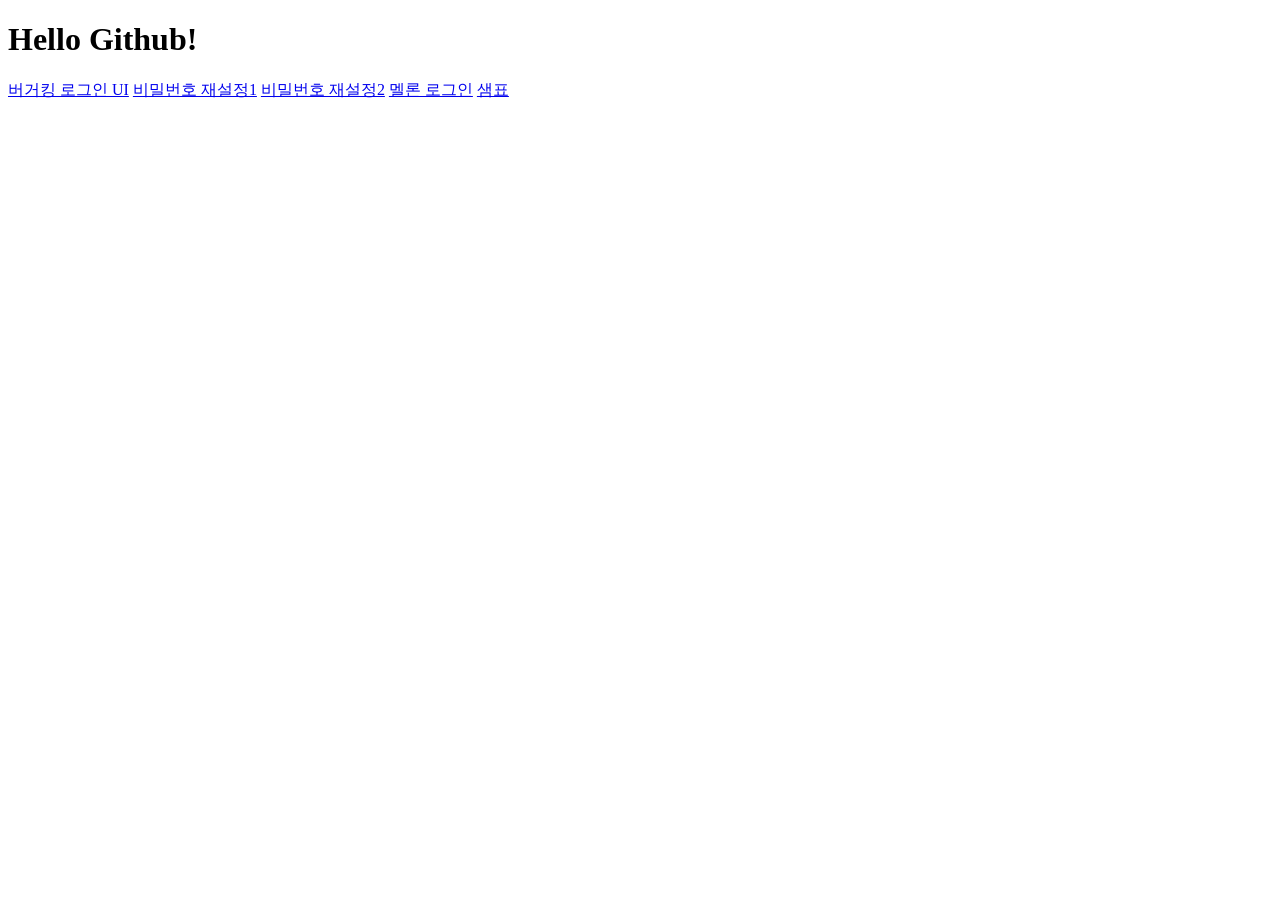
<file: index.html>
<!DOCTYPE html>
<html lang="en">
<head>
    <meta charset="UTF-8">
    <meta name="viewport" content="width=device-width, initial-scale=1.0">
    <title>hayun class</title>
</head>
<body>
    <h1>Hello Github!</h1>
    <a href="King/login.html">버거킹 로그인 UI</a>
    <a href="King/password_reset_1.html">비밀번호 재설정1</a>
    <a href="King/password_reset_2.html">비밀번호 재설정2</a>
    <a href="melon/login.html">멜론 로그인</a>
    <a href="sempio/index.html">샘표</a>
</body>
</html>
</file>
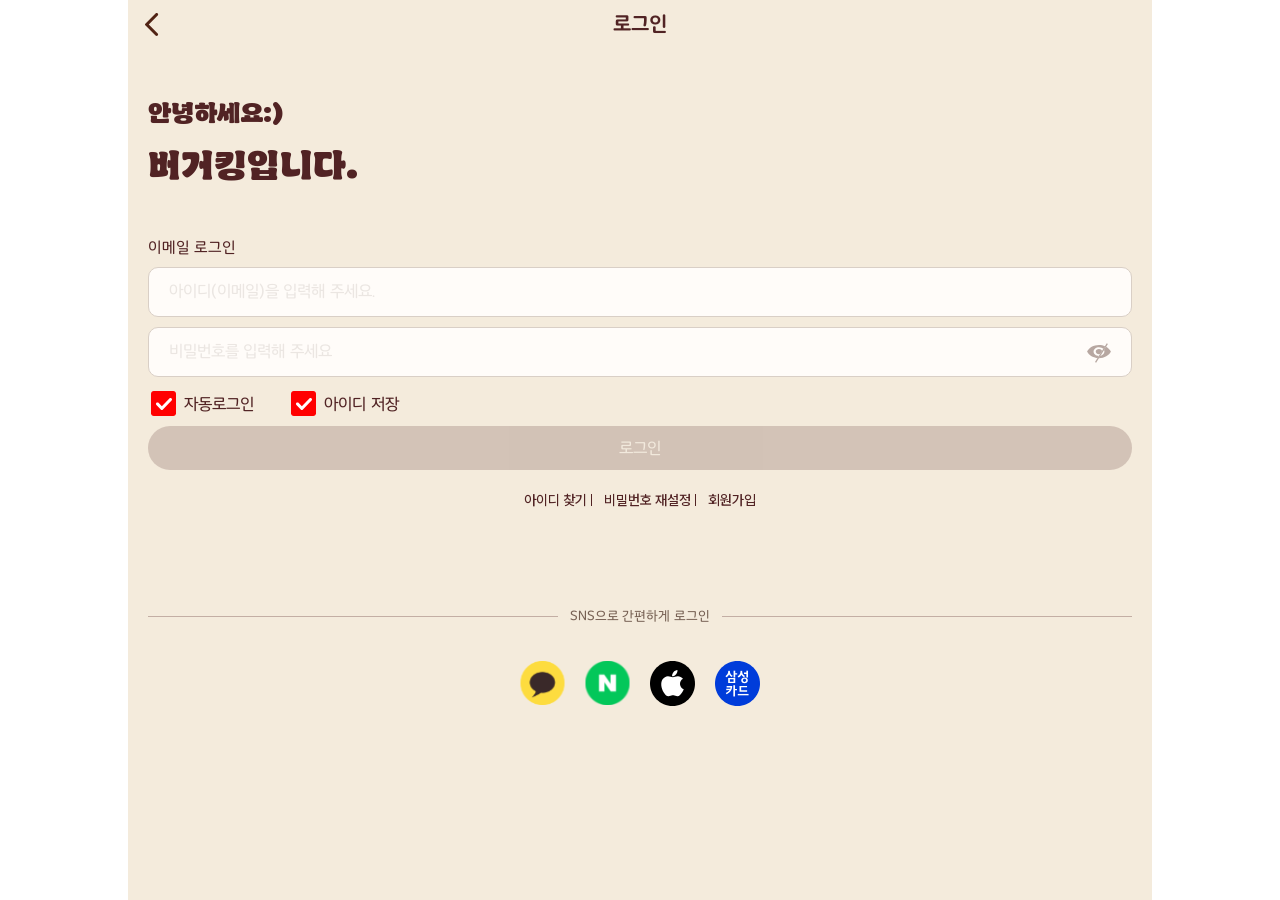
<file: King/login.html>
<!DOCTYPE html>
<html lang="en">
<head>
    <meta charset="UTF-8">
    <meta name="viewport" content="width=device-width, initial-scale=1.0">
    <link rel="stylesheet" href="../font/css/pretendardvariable.css">
    <link rel="stylesheet" href="../font/css/bkbulmatpro.css">
    <link rel="stylesheet" href="../font/css/sdgothicneo.css">
    <link rel="stylesheet" href="../css/default.css">
    <title>버거킹 로그인 화면</title>
    <style>
        :root {
            --font: "Sandoll GothicNeoRound", sans-serif;
            --font-pre: "Pretendard Variable", sans-serif;
            --font-BKR: "BKR", sans-serif;
            --primary: #512324;
            --focus: #D62302;
            --baseBorder: #D9CFC6;
            --inputBg: #FFFCF9;
            --errorColor: #C54743;
            --placeholder: #EBE6E2;
            --text: #766053;
            --bg: #F4EBDC;
            --button: #E9DDCD;
        }
        html {
            font-size: 62.5%;
        }
        /* 전체 텍스트 속성 */
        body {
            font-family: var(--font);
            font-size: 1.6rem;
            color: var(--primary);
        }
        a {
            color: inherit;
        }
        #wrap {
            width: 100%;
            max-width: 1024px;
            min-width: 360px;
            min-height: 100dvh;
            margin: 0 auto;
            background-color: var(--bg);
        }
        header {
            position: relative;
            display: flex;
            justify-content: center;
            align-items: center;
            /* 자식요소에 absolute가 적용 되어 위치값이 들어가는 순간 flex속성으로 적용 불가 */
            height: 48px;
        }
        .prev_btn {
            position: absolute;
            left: 0;
            width: 48px;
            height: 48px;
        /*    background-color: red;
            background-image: url(img/Arrow\ back\ ios\ new.svg);
            background-repeat: no-repeat;
            background-attachment: scroll;
            background-position: center;
            background-size: auto; */

            background: url(img/Arrow_back_ios_new.svg)
            no-repeat scroll center / auto;
        }
        h1 {
            font-size: 2.0rem;
        }
        main {
            /* background-color: orange; */
            padding: 48px 20px 90px;
        }
        .title {
            display: flex;
            flex-direction: column;
            gap: 16px;
            /* margin-top: 48px; */
            margin-bottom: 50px;
            font-family: var(--font-BKR);
        }
        .title span:first-child {
            font-size: 2.5rem;
        }
        .title > span:last-child {
            font-size: 3.5rem;
            line-height: 1;
        }
        input {
            border: 1px solid var(--baseBorder);
            background-color: var(--inputBg);
        }
        input::placeholder {
            color: var(--placeholder);
        }
        .email {
            font-size: 1.5rem;
            line-height: 1;
        }
        input[type="email"] {
            margin-top: 8px;
        }
        input[type="password"] {
            margin-top: 10px;
        }
        input[type="email"],
        input[type="password"] {
            /* input요소는 기본적으로 inline-block속성을 가짐 */
            width: 100%;
            height: 50px;
            padding: 0 20px;
            border-radius: 10px;
        }
        
        .input_box.rela {
            position: relative;    
        }
        .pw_btn {
            position: absolute;
            right: 20px;
            bottom: 12px;
            width: 26px;
            height: 26px;
            background: url(img/eye_icon.svg) no-repeat center / 26px;
        }

        input[type="checkbox"] {
            width: 30px;
            height: 30px;
            background-color: red;
        }
        
        .login_option label {
            /* label요소가 span요소를 정확히 감싸기 위해 적용 */
            display: inline-flex;
        }

        .login_option {
            margin-top: 12px;
        }

        .login_option label:first-child {
            margin-right: 30px;
        }

        .login_option span {
            /* 각각의 span을 좌우 정렬하기 위해 inline-flex사용 */
            display: inline-flex;
            align-items: center;
            column-gap: 6px;
        }
        .login_option .check + span::before {
            content: "";
            display: inline-block;
            width: 30px;
            height: 30px;
            background: url(img/checkBox_disabled.svg)
            no-repeat center / contain;
        }
        .login_option .check:checked + span:before {
            content: "";
            background-image: url(img/Checkbox_Active.svg);
        }

        /* button요소는 기본적으로 상속이 불가하여 상속에 관련된 값을 따로 넣어야 함 */
        .login_btn {
            width: 100%;
            height: 44px;
            border-radius: 22px;
            font-family: inherit;
            font-size: inherit;
            color: var(--placeholder);
            background-color: var(--primary);
            border: none;
            opacity: 0.2;
        }
        a {
            text-decoration: none;
            color: inherit;
        }
        .login_link {
            margin-top: 20px;
            font-family: var(--font-pre);
            font-weight: 500;
            font-size: 1.4rem;
            text-align: center;
        }
        .login_link a {
            display: inline-flex;
            align-items: center;
            column-gap: 4px;
        }
        .login_link a::after {
            content: "";
            display: inline-block;
            width: 1px;
            height: 12px;
            background-color: var(--primary);
            opacity: 1;
        }
        .login_link a:last-child::after {
            content: "";
            display: none;
        }
        .sns_login {
            margin-top: 96px;
        }
        .sns_login > p {
            display: flex;
            justify-content: center;
            align-items: center;
            column-gap: 12px;
            margin-bottom: 35px;
            font-size: 1.3rem;
            color: var(--text);
            /* 줄바꿈을 하지 않겠다 */
            white-space: nowrap;
        }
        .sns_login > p::before,
        .sns_login > p::after {
            content: "";
            display: inline-block;
            width: 100%;
            height: 1px;
            background-color: var(--primary);
            opacity: 0.3;
        }
        .sns_list > a {
            display: block;
            width: 45px;
            height: 45px;
            background-repeat: no-repeat;
            background-position: center;
            background-size: 45px;
        }
        .login_link {
            display: flex;
            column-gap: 12px;
            justify-content: center;
        }
        .sns_list {
            display: flex;
            column-gap: 20px;
            justify-content: center;
        }
        .sns_list > a:first-child {
            background-image: url(img/kakao_logo_icon.svg);
        }
        .sns_list > a:nth-child(2) {
            background-image: url(img/naver_logo_icon.svg);
        }
        .sns_list > a:nth-child(3) {
            background-image: url(img/apple_logo_icon.svg);
        }
        .sns_list > a:last-child {
            background-image: url(img/samsung_logo_icon.svg);
        }
        /* header {
            background-color: darkgreen;
            text-align: center;
        } */
    </style>
</head>
<body>
    <div id="wrap">
        <header>
            <h1>로그인</h1>
            <button class="prev_btn"><span class="sr-only">이전버튼</span></button>
        </header>
        <main>
            <h2 class="title">
                <span>안녕하세요:)</span>
                <span>버거킹입니다.</span>
            </h2>
            <form action="">
                <!-- 이메일 로그인 -->
                <fieldset>
                    <legend class="blind"><span class="sr-only">로그인화면</span></legend>
                    <!-- 아이디 -->
                    <label for="email" class="email">이메일 로그인</label>
                    <div class="input_box">
                        <input type="email" id="email" name="email"
                        placeholder="아이디(이메일)을 입력해 주세요."
                    </div>
                    <!-- 비밀번호 -->
                    <div class="input_box rela">
                        <input type="password" name="password"
                        placeholder="비밀번호를 입력해 주세요">
                        <button type="button"
                        class="pw_btn"><span class="sr-only">비밀번호 보기</span></button>
                    </div>
                    <div class="login_option">
                        <label>
                            <input type="checkbox" class="check sr-only" checked>
                            <span>자동로그인</span>
                        </label>
                        <label>
                            <input type="checkbox" class="check sr-only" checked>
                            <span>아이디 저장</span>
                        </label>
                    </div>
                    <button type="submit" class="login_btn">로그인</button>
                </fieldset>
            </form>
            <div class="login_link">
                <a href="#">아이디 찾기</a>
                <a href="#">비밀번호 재설정</a>
                <a href="#">회원가입</a>
            </div>
            <div class="sns_login">
                <p>SNS으로 간편하게 로그인</p>
                <div class="sns_list">
                    <a href="#"><span class="sr-only">카카오로로그인</span></a>
                    <a href="#"><span class="sr-only">네이버로로그인</span></a>
                    <a href="#"><span class="sr-only">애플로그인</span></a>
                    <a href="#"><span class="sr-only">삼성카드로그인</span></a>
                </div>
            </div>
        </main>
    </div>
</body>
</html>
</file>
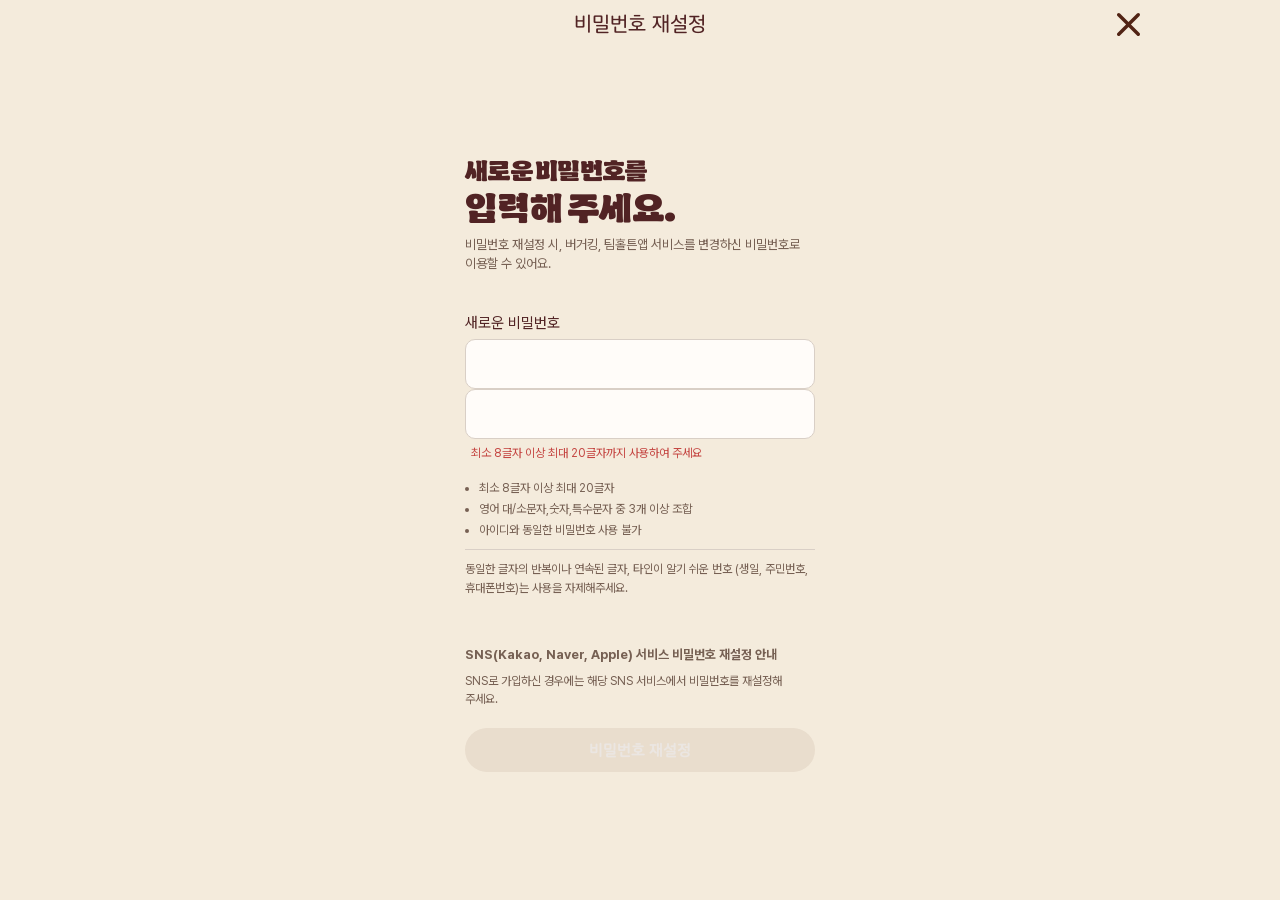
<file: King/password_reset_1.html>
<!DOCTYPE html>
<html lang="ko">
<head>
    <meta charset="UTF-8">
    <meta name="viewport" content="width=device-width, initial-scale=1.0">
    <link rel="stylesheet" href="../css/default.css">
    <link rel="stylesheet" href="../css/password_reset.css">
    <title>버거킹 비밀번호 재설정</title>
</head>
<body>
    <div id="wrap" class="state_error">
        <header>
            <h1>비밀번호 재설정</h1>
            <button type="button" class="close_btn">
                <span class="sr-only">닫기</span>
            </button>
        </header>

        <main>
            <section class="intro" aria-labelledby="intro-title">
                <h2 id="intro-title">
                    <span>새로운 비밀번호를</span>
                    <span>입력해 주세요.</span>
                </h2>
                <p>비밀번호 재설정 시, 버거킹, 팀홀튼앱 서비스를 변경하신 비밀번호로 이용할 수 있어요.</p>
            </section>

            <form class="password_form" id="password-reset-form" action="">
                <fieldset>
                    <legend>새로운 비밀번호</legend>
                    <label class="sr-only" for="new-password">새로운 비밀번호</label>
                    <input class="password_input" type="password" id="new-password" name="new-password" autocomplete="new-password">

                    <label class="sr-only" for="new-password-confirm">새로운 비밀번호 확인</label>
                    <input class="password_input" type="password" id="new-password-confirm" name="new-password-confirm" autocomplete="new-password">

                    <p class="error_message" role="alert">최소 8글자 이상 최대 20글자까지 사용하여 주세요</p>
                </fieldset>
            </form>

            <section class="password_rules" aria-labelledby="rules-title">
                <h2 id="rules-title" class="sr-only">비밀번호 설정 조건</h2>
                <ul>
                    <li>최소 8글자 이상 최대 20글자</li>
                    <li>영어 대/소문자,숫자,특수문자 중 3개 이상 조합</li>
                    <li>아이디와 동일한 비밀번호 사용 불가</li>
                </ul>
                <p class="rule_notice">동일한 글자의 반복이나 연속된 글자, 타인이 알기 쉬운 번호 (생일, 주민번호, 휴대폰번호)는 사용을 자제해주세요.</p>
            </section>

            <section class="sns_notice" aria-labelledby="sns-title">
                <h2 id="sns-title">SNS(Kakao, Naver, Apple) 서비스 비밀번호 재설정 안내</h2>
                <p>SNS로 가입하신 경우에는 해당 SNS 서비스에서 비밀번호를 재설정해 주세요.</p>
            </section>

            <button type="submit" form="password-reset-form" class="reset_btn" disabled>비밀번호 재설정</button>
        </main>
    </div>
</body>
</html>
</file>
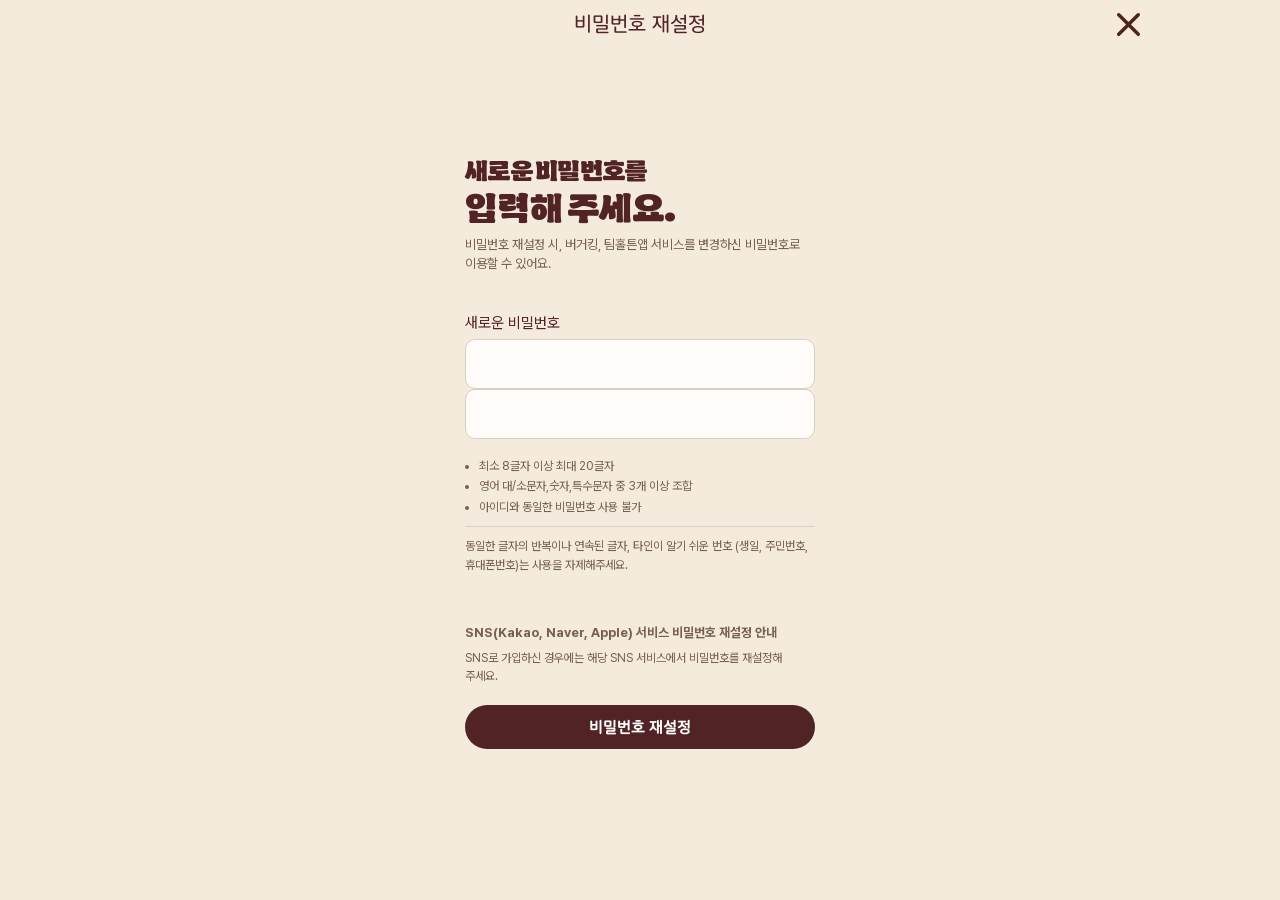
<file: King/password_reset_2.html>
<!DOCTYPE html>
<html lang="ko">
<head>
    <meta charset="UTF-8">
    <meta name="viewport" content="width=device-width, initial-scale=1.0">
    <link rel="stylesheet" href="../css/default.css">
    <link rel="stylesheet" href="../css/password_reset.css">
    <title>버거킹 비밀번호 재설정</title>
</head>
<body>
    <div id="wrap" class="state_valid">
        <header>
            <h1>비밀번호 재설정</h1>
            <button type="button" class="close_btn">
                <span class="sr-only">닫기</span>
            </button>
        </header>

        <main>
            <section class="intro" aria-labelledby="intro-title">
                <h2 id="intro-title">
                    <span>새로운 비밀번호를</span>
                    <span>입력해 주세요.</span>
                </h2>
                <p>비밀번호 재설정 시, 버거킹, 팀홀튼앱 서비스를 변경하신 비밀번호로 이용할 수 있어요.</p>
            </section>

            <form class="password_form" id="password-reset-form" action="">
                <fieldset>
                    <legend>새로운 비밀번호</legend>
                    <label class="sr-only" for="new-password">새로운 비밀번호</label>
                    <input class="password_input" type="password" id="new-password" name="new-password" autocomplete="new-password">

                    <label class="sr-only" for="new-password-confirm">새로운 비밀번호 확인</label>
                    <input class="password_input" type="password" id="new-password-confirm" name="new-password-confirm" autocomplete="new-password">

                    <p class="error_message" role="alert">최소 8글자 이상 최대 20글자까지 사용하여 주세요</p>
                </fieldset>
            </form>

            <section class="password_rules" aria-labelledby="rules-title">
                <h2 id="rules-title" class="sr-only">비밀번호 설정 조건</h2>
                <ul>
                    <li>최소 8글자 이상 최대 20글자</li>
                    <li>영어 대/소문자,숫자,특수문자 중 3개 이상 조합</li>
                    <li>아이디와 동일한 비밀번호 사용 불가</li>
                </ul>
                <p class="rule_notice">동일한 글자의 반복이나 연속된 글자, 타인이 알기 쉬운 번호 (생일, 주민번호, 휴대폰번호)는 사용을 자제해주세요.</p>
            </section>

            <section class="sns_notice" aria-labelledby="sns-title">
                <h2 id="sns-title">SNS(Kakao, Naver, Apple) 서비스 비밀번호 재설정 안내</h2>
                <p>SNS로 가입하신 경우에는 해당 SNS 서비스에서 비밀번호를 재설정해 주세요.</p>
            </section>

            <button type="submit" form="password-reset-form" class="reset_btn">비밀번호 재설정</button>
        </main>
    </div>
</body>
</html>
</file>
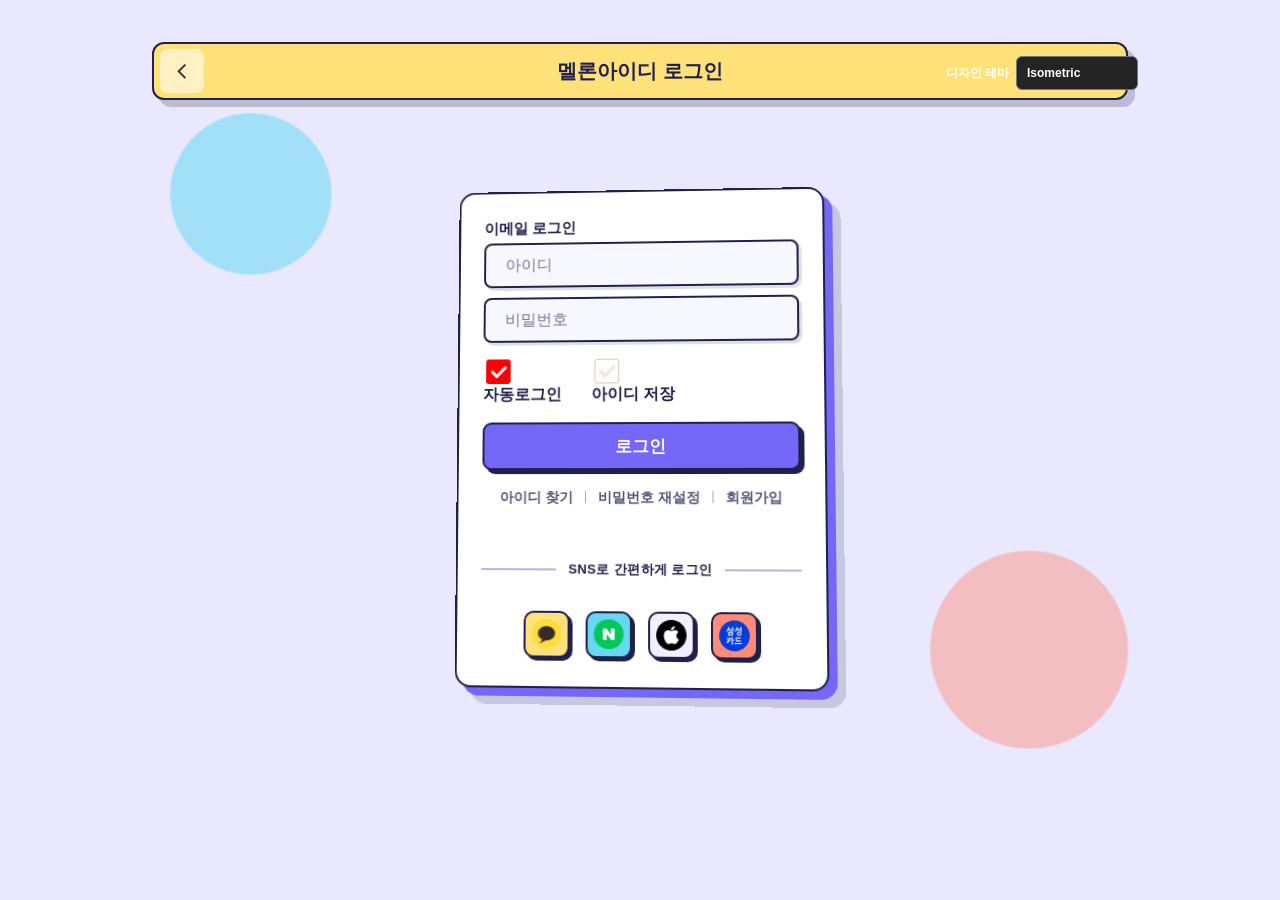
<file: melon/login.html>
<!DOCTYPE html>
<html lang="ko">
<head>
    <meta charset="UTF-8">
    <meta name="viewport" content="width=device-width, initial-scale=1.0">
    <link rel="stylesheet" href="../css/default.css">
    <link rel="stylesheet" href="login.css">
    <link rel="stylesheet" href="theme-switcher.css">
    <link rel="stylesheet" href="login_isometric.css" id="theme-stylesheet">
    <script src="theme-switcher.js" defer></script>
    <title>멜론아이디 로그인</title>
</head>
<body>
    <div id="wrap">
        <div class="theme_switcher">
            <label for="theme-select">디자인 테마</label>
            <select id="theme-select" aria-label="로그인 페이지 디자인 테마 선택">
                <option value="neo">Neo Brutalism</option>
                <option value="isometric" selected>Isometric</option>
                <option value="clay">Claymorphism</option>
                <option value="pop">Pop Art</option>
                <option value="pixel">Pixel Art</option>
            </select>
        </div>
        <header>
            <button type="button" class="prev_btn">
                <span class="sr-only">이전</span>
            </button>
            <h1>멜론아이디 로그인</h1>
        </header>

        <main>
            <form action="">
                <fieldset>
                    <legend class="sr-only">멜론아이디 로그인</legend>

                    <div class="login_form">
                        <div class="email_login">
                            <label for="email">이메일 로그인</label>
                            <input type="email" id="email" name="email" placeholder="아이디">
                        </div>

                        <div class="password_login">
                            <label class="sr-only" for="password">비밀번호</label>
                            <input type="password" id="password" name="password" placeholder="비밀번호">
                        </div>

                        <div class="login_option">
                            <label>
                                <input type="checkbox" class="check sr-only" checked>
                                <span>자동로그인</span>
                            </label>
                            <label>
                                <input type="checkbox" class="check sr-only">
                                <span>아이디 저장</span>
                            </label>
                        </div>
                    </div>

                    <button type="submit" class="login_btn">로그인</button>

                    <nav class="login_link" aria-label="로그인 관련 메뉴">
                        <a href="#">아이디 찾기</a>
                        <a href="#">비밀번호 재설정</a>
                        <a href="#">회원가입</a>
                    </nav>
                </fieldset>
            </form>

            <section class="sns_login" aria-labelledby="sns-title">
                <div class="sns_title">
                    <span></span>
                    <h2 id="sns-title">SNS로 간편하게 로그인</h2>
                    <span></span>
                </div>

                <div class="sns_list">
                    <a href="#">
                        <span class="sr-only">카카오로 로그인</span>
                    </a>
                    <a href="#">
                        <span class="sr-only">네이버로 로그인</span>
                    </a>
                    <a href="#">
                        <span class="sr-only">애플로 로그인</span>
                    </a>
                    <a href="#">
                        <span class="sr-only">삼성카드로 로그인</span>
                    </a>
                </div>
            </section>
        </main>
    </div>
</body>
</html>
</file>
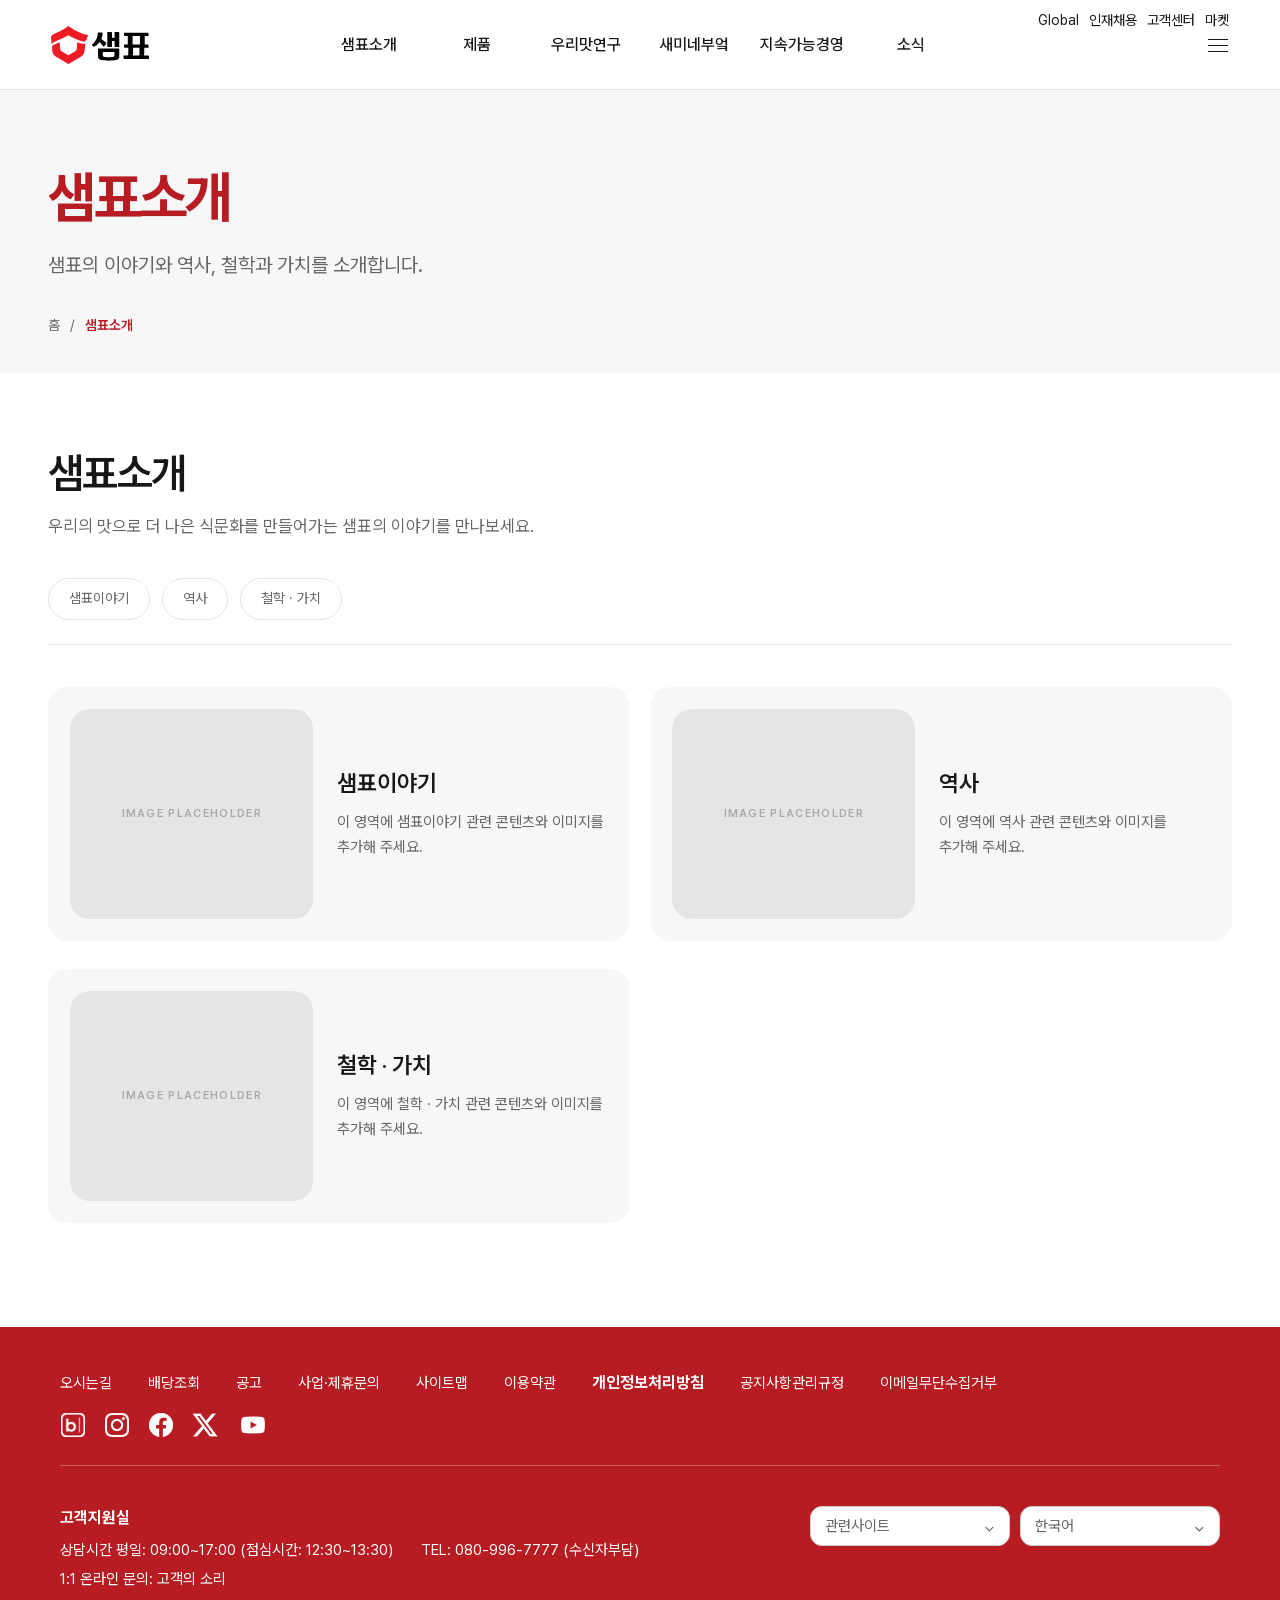
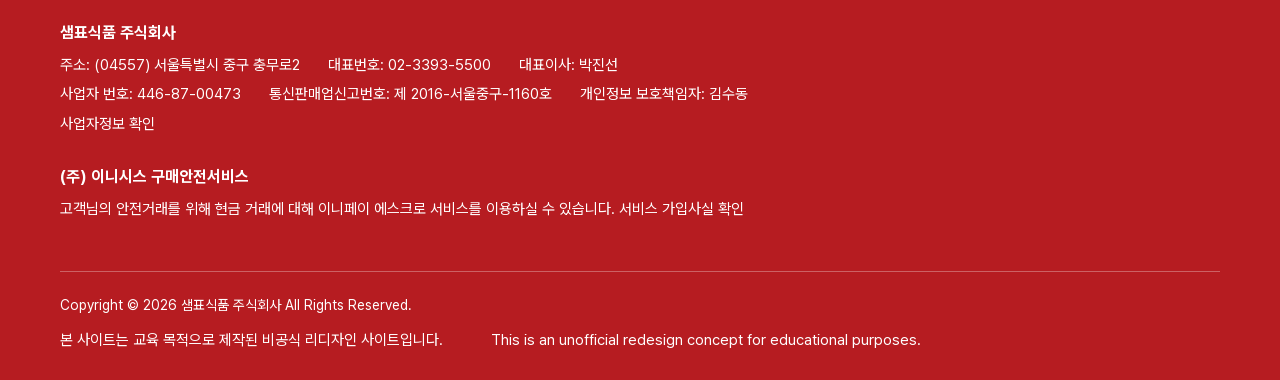
<file: sempio/about.html>
<!DOCTYPE html>
<html lang="ko">
<head>
<meta charset="UTF-8">
<meta name="viewport" content="width=device-width, initial-scale=1.0">
<meta name="description" content="샘표의 이야기와 역사, 철학과 가치를 소개합니다.">
<title>샘표소개 | 샘표</title>
<link rel="stylesheet" href="../css/default.css">
<link rel="stylesheet" href="../font/css/pretendardvariable.css">
<link rel="stylesheet" href="css/main.css">
<link rel="stylesheet" href="css/product.css">
</head>
<body><div id="wrap">
<header class="site-header product-header">
            <div class="header-inner">
                <a class="brand-logo" href="index.html" aria-label="샘표 홈">
                    <img src="img/logo.svg" alt="샘표" width="98" height="38">
                </a>

                <div class="header-utility">
                    <a href="#">Global</a>
                    <a href="#">인재채용</a>
                    <a href="#">고객센터</a>
                    <a href="#">마켓</a>
                </div>

                <nav class="main-nav" aria-label="주 메뉴">
                    <ul class="nav-list">
                        <li class="nav-item">
                            <a href="#">샘표소개</a>
                            <ul class="sub-menu">
                                <li><a href="about.html#story">샘표이야기</a></li>
                                <li><a href="about.html#history">역사</a></li>
                                <li><a href="about.html#values">철학 · 가치</a></li>
                            </ul>
                        </li>
                        <li class="nav-item">
                            <a href="product.html" aria-current="page">제품</a>
                            <ul class="sub-menu">
                                <li><a href="#all-products" data-jump-tab="all">전체제품</a></li>
                                <li><a href="#type-products" data-jump-tab="type">종류별 제품</a></li>
                                <li><a href="#brand-products" data-jump-tab="brand">브랜드별 제품</a></li>
                                <li><a href="#new-products" data-jump-tab="new">신제품</a></li>
                            </ul>
                        </li>
                        <li class="nav-item">
                            <a href="urimat.html">우리맛연구</a>
                            <ul class="sub-menu">
                                <li><a href="urimat.html#research">우리맛연구</a></li>
                                <li><a href="urimat.html#experience">우리맛체험</a></li>
                                <li><a href="urimat.html#recipes">레시피</a></li>
                            </ul>
                        </li>
                        <li class="nav-item">
                            <a href="saemine.html">새미네부엌</a>
                            <ul class="sub-menu">
                                <li><a href="saemine.html#easy-cooking">집밥이 쉬워지는 곳</a></li>
                                <li><a href="saemine.html#cook-together">새미와 즐겁게 요리해</a></li>
                            </ul>
                        </li>
                        <li class="nav-item">
                            <a href="sustainability.html">지속가능경영</a>
                            <ul class="sub-menu">
                                <li><a href="sustainability.html#philosophy">경영철학</a></li>
                                <li><a href="sustainability.html#ethics">윤리경영</a></li>
                                <li><a href="sustainability.html#consumer">소비자 중심 경영</a></li>
                                <li><a href="sustainability.html#quality">품질경영</a></li>
                                <li><a href="sustainability.html#social">사회공헌</a></li>
                                <li><a href="sustainability.html#governance">지배구조</a></li>
                                <li><a href="sustainability.html#partnership">동반성장</a></li>
                            </ul>
                        </li>
                        <li class="nav-item">
                            <a href="news.html">소식</a>
                            <ul class="sub-menu">
                                <li><a href="news.html#events">이벤트</a></li>
                                <li><a href="news.html#news-list">뉴스</a></li>
                                <li><a href="news.html#notices">공지사항</a></li>
                                <li><a href="news.html#sns">SNS</a></li>
                            </ul>
                        </li>
                    </ul>
                </nav>

                <button class="menu-toggle" type="button" aria-label="전체 메뉴 열기">
                    <span></span><span></span><span></span>
                </button>
            </div>
        </header>
<main>
<section class="product-hero" aria-labelledby="page-title"><div class="product-container">
<h1 id="page-title">샘표소개</h1>
<p class="product-hero__desc">샘표의 이야기와 역사, 철학과 가치를 소개합니다.</p>
<nav class="breadcrumb" aria-label="현재 위치"><a href="index.html">홈</a><span>/</span><span aria-current="page">샘표소개</span></nav>
</div></section>
<section class="product-catalog subpage-catalog"><div class="product-container">
<div class="catalog-heading"><div><h2>샘표소개</h2><p class="catalog-heading__desc">우리의 맛으로 더 나은 식문화를 만들어가는 샘표의 이야기를 만나보세요.</p></div></div>
<nav class="subpage-anchor-nav" aria-label="샘표소개 상세 메뉴"><a href="#story">샘표이야기</a><a href="#history">역사</a><a href="#values">철학 · 가치</a></nav>
<div class="subpage-content-list"><article class="subpage-content-card" id="story">
   <div class="subpage-placeholder"><span>IMAGE PLACEHOLDER</span></div>
   <div class="subpage-card-copy"><h3>샘표이야기</h3><p>이 영역에 샘표이야기 관련 콘텐츠와 이미지를 추가해 주세요.</p></div>
 </article>
<article class="subpage-content-card" id="history">
   <div class="subpage-placeholder"><span>IMAGE PLACEHOLDER</span></div>
   <div class="subpage-card-copy"><h3>역사</h3><p>이 영역에 역사 관련 콘텐츠와 이미지를 추가해 주세요.</p></div>
 </article>
<article class="subpage-content-card" id="values">
   <div class="subpage-placeholder"><span>IMAGE PLACEHOLDER</span></div>
   <div class="subpage-card-copy"><h3>철학 · 가치</h3><p>이 영역에 철학 · 가치 관련 콘텐츠와 이미지를 추가해 주세요.</p></div>
 </article></div>
</div></section>
</main>
<footer class="site-footer">
            <div class="footer-inner">
                <div class="footer-top">
                    <nav class="footer-utility" aria-label="기타 메뉴">
                        <a href="#">오시는길</a>
                        <a href="#">배당조회</a>
                        <a href="#">공고</a>
                        <a href="#">사업·제휴문의</a>
                        <a href="#">사이트맵</a>
                        <a href="#">이용약관</a>
                        <a href="#" class="is-strong">개인정보처리방침</a>
                        <a href="#">공지사항관리규정</a>
                        <a href="#">이메일무단수집거부</a>
                    </nav>
                    <div class="footer-social" aria-label="샘표 SNS">
                        <a href="#" aria-label="네이버"><img src="img/sns_logo_naver.png" alt=""></a>
                        <a href="#" aria-label="인스타그램"><img src="img/sns_logo_Instagram.png" alt=""></a>
                        <a href="#" aria-label="페이스북"><img src="img/sns_logo_facebook.png" alt=""></a>
                        <a href="#" aria-label="X"><img src="img/sns_logo_X.png" alt=""></a>
                        <a href="#" aria-label="유튜브"><img src="img/sns_logo_youtube.png" alt=""></a>
                    </div>
                </div>

                <div class="footer-main">
                    <div class="footer-info">
                        <section class="footer-group" aria-label="고객지원실">
                            <h2>고객지원실</h2>
                            <div class="footer-group__lines">
                                <p>상담시간 평일: 09:00~17:00 (점심시간: 12:30~13:30)</p>
                                <p>TEL: 080-996-7777 (수신자부담)</p>
                                <p>1:1 온라인 문의: 고객의 소리</p>
                            </div>
                        </section>

                        <section class="footer-group" aria-label="회사 정보">
                            <h2>샘표식품 주식회사</h2>
                            <div class="footer-group__lines">
                                <p>주소: (04557) 서울특별시 중구 충무로2</p>
                                <p>대표번호: 02-3393-5500</p>
                                <p>대표이사: 박진선</p>
                                <p>사업자 번호: 446-87-00473</p>
                                <p>통신판매업신고번호: 제 2016-서울중구-1160호</p>
                                <p>개인정보 보호책임자: 김수동</p>
                                <p>사업자정보 확인</p>
                            </div>
                        </section>

                        <section class="footer-group" aria-label="구매안전서비스">
                            <h2>(주) 이니시스 구매안전서비스</h2>
                            <div class="footer-group__lines">
                                <p>고객님의 안전거래를 위해 현금 거래에 대해 이니페이 에스크로 서비스를 이용하실 수 있습니다. 서비스 가입사실 확인</p>
                            </div>
                        </section>
                    </div>

                    <div class="footer-side">
                        <div class="footer-selects">
                            <div class="footer-dropdown">
                                <button class="footer-dropdown__trigger" type="button" aria-expanded="false" aria-controls="related-sites-menu">관련사이트 <span aria-hidden="true">⌃</span></button>
                                <ul class="footer-dropdown__menu" id="related-sites-menu" hidden>
                                    <li><button type="button">새미네마켓</button></li>
                                    <li><button type="button">새미네부엌</button></li>
                                    <li><button type="button">즐겁게 요리해!</button></li>
                                    <li><button type="button">연두</button></li>
                                    <li><button type="button">폰타나</button></li>
                                    <li><button type="button">티아시아</button></li>
                                    <li><button type="button">차오차이</button></li>
                                    <li><button type="button">우리맛문화재단</button></li>
                                    <li><button type="button">인재채용</button></li>
                                    <li><button type="button">윤리경영</button></li>
                                </ul>
                            </div>
                            <div class="footer-dropdown">
                                <button class="footer-dropdown__trigger" type="button" aria-expanded="false" aria-controls="footer-language-menu">한국어 <span aria-hidden="true">⌃</span></button>
                                <ul class="footer-dropdown__menu" id="footer-language-menu" hidden>
                                    <li><button type="button">한국어</button></li>
                                    <li><button type="button">GLOBAL</button></li>
                                </ul>
                            </div>
                        </div>
                    </div>
                </div>

                <div class="footer-bottom">
                    <p class="footer-copyright">Copyright © 2026 샘표식품 주식회사 All Rights Reserved.</p>
                    <p>본 사이트는 교육 목적으로 제작된 비공식 리디자인 사이트입니다.</p>
                    <p>This is an unofficial redesign concept for educational purposes.</p>
                </div>
            </div>
        </footer>
</div>
<script src="js/product.js"></script>
</body></html>
</file>
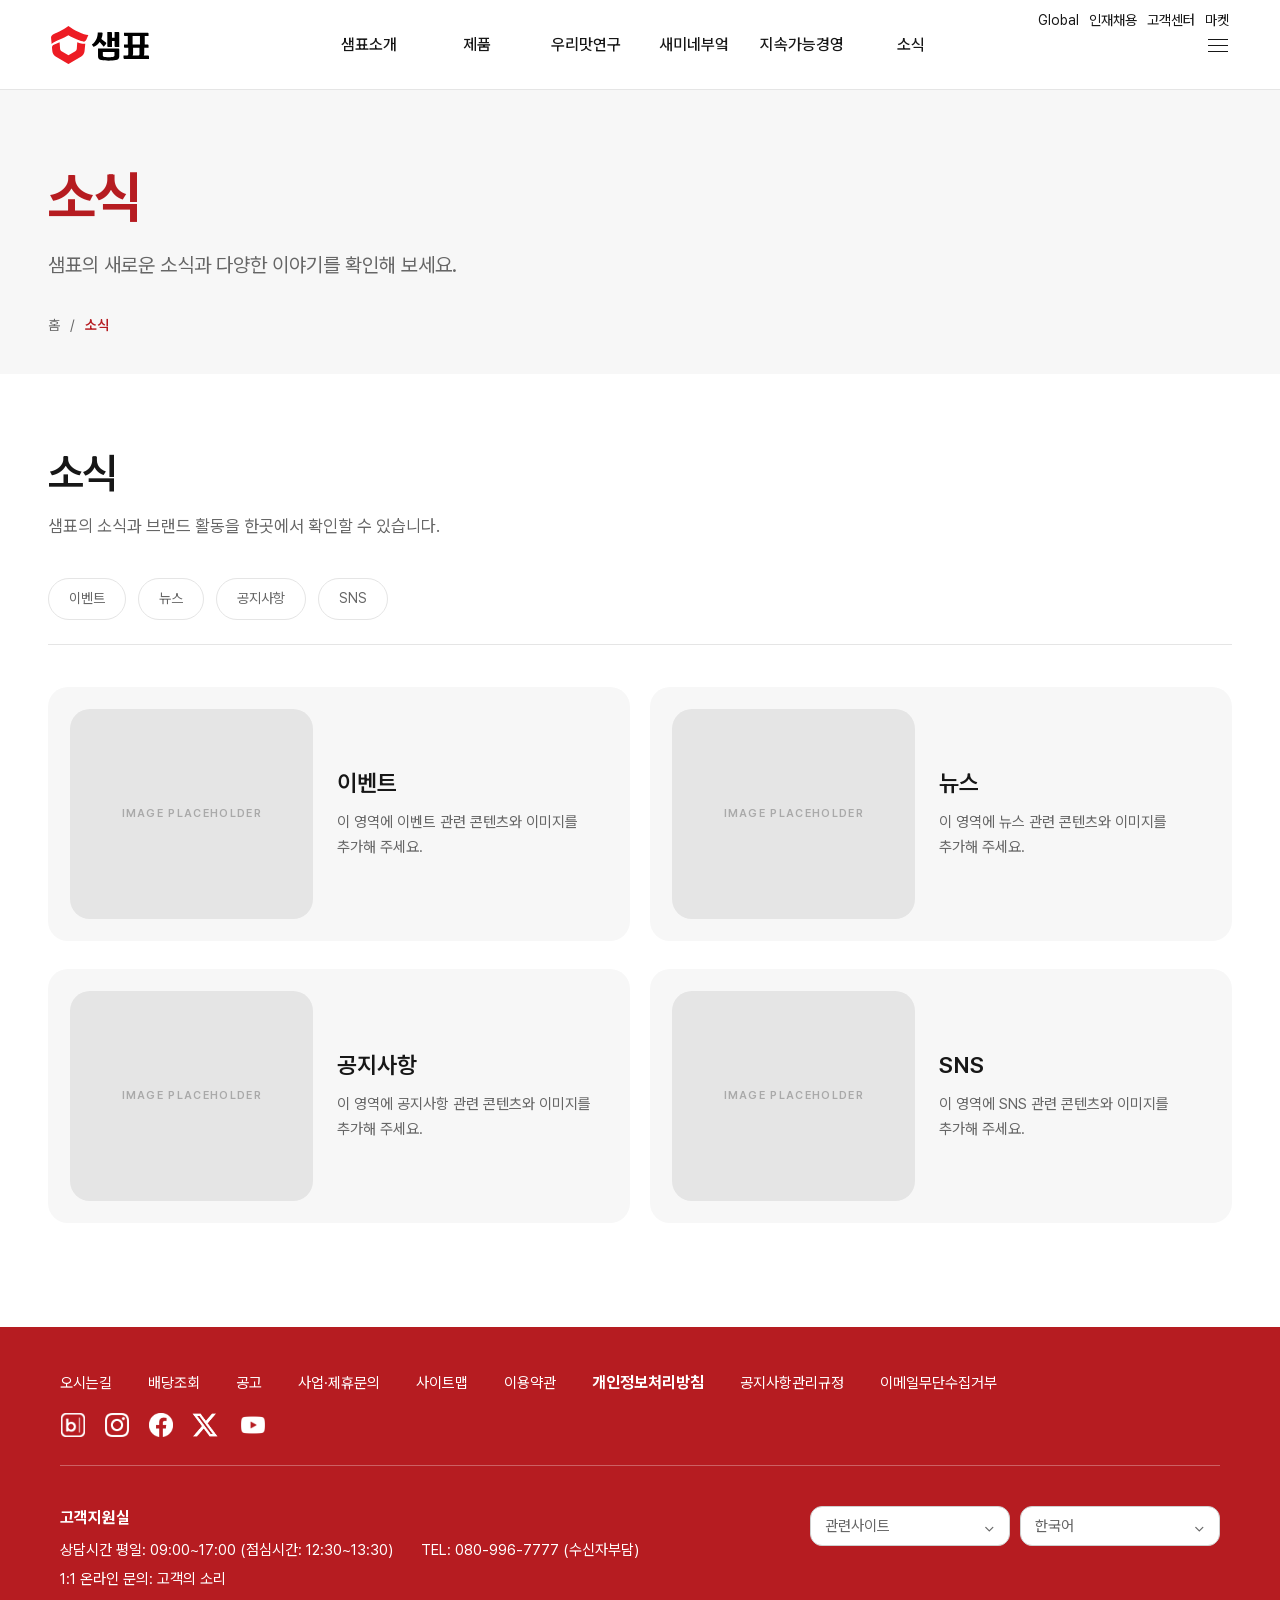
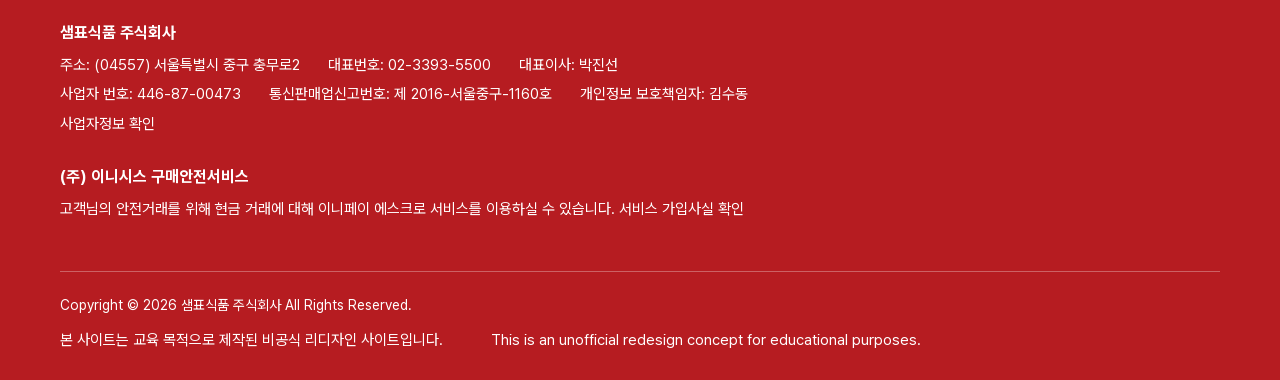
<file: sempio/news.html>
<!DOCTYPE html>
<html lang="ko">
<head>
<meta charset="UTF-8">
<meta name="viewport" content="width=device-width, initial-scale=1.0">
<meta name="description" content="샘표의 새로운 소식과 다양한 이야기를 확인해 보세요.">
<title>소식 | 샘표</title>
<link rel="stylesheet" href="../css/default.css">
<link rel="stylesheet" href="../font/css/pretendardvariable.css">
<link rel="stylesheet" href="css/main.css">
<link rel="stylesheet" href="css/product.css">
</head>
<body><div id="wrap">
<header class="site-header product-header">
            <div class="header-inner">
                <a class="brand-logo" href="index.html" aria-label="샘표 홈">
                    <img src="img/logo.svg" alt="샘표" width="98" height="38">
                </a>

                <div class="header-utility">
                    <a href="#">Global</a>
                    <a href="#">인재채용</a>
                    <a href="#">고객센터</a>
                    <a href="#">마켓</a>
                </div>

                <nav class="main-nav" aria-label="주 메뉴">
                    <ul class="nav-list">
                        <li class="nav-item">
                            <a href="about.html">샘표소개</a>
                            <ul class="sub-menu">
                                <li><a href="about.html#story">샘표이야기</a></li>
                                <li><a href="about.html#history">역사</a></li>
                                <li><a href="about.html#values">철학 · 가치</a></li>
                            </ul>
                        </li>
                        <li class="nav-item">
                            <a href="product.html" aria-current="page">제품</a>
                            <ul class="sub-menu">
                                <li><a href="#all-products" data-jump-tab="all">전체제품</a></li>
                                <li><a href="#type-products" data-jump-tab="type">종류별 제품</a></li>
                                <li><a href="#brand-products" data-jump-tab="brand">브랜드별 제품</a></li>
                                <li><a href="#new-products" data-jump-tab="new">신제품</a></li>
                            </ul>
                        </li>
                        <li class="nav-item">
                            <a href="urimat.html">우리맛연구</a>
                            <ul class="sub-menu">
                                <li><a href="urimat.html#research">우리맛연구</a></li>
                                <li><a href="urimat.html#experience">우리맛체험</a></li>
                                <li><a href="urimat.html#recipes">레시피</a></li>
                            </ul>
                        </li>
                        <li class="nav-item">
                            <a href="saemine.html">새미네부엌</a>
                            <ul class="sub-menu">
                                <li><a href="saemine.html#easy-cooking">집밥이 쉬워지는 곳</a></li>
                                <li><a href="saemine.html#cook-together">새미와 즐겁게 요리해</a></li>
                            </ul>
                        </li>
                        <li class="nav-item">
                            <a href="sustainability.html">지속가능경영</a>
                            <ul class="sub-menu">
                                <li><a href="sustainability.html#philosophy">경영철학</a></li>
                                <li><a href="sustainability.html#ethics">윤리경영</a></li>
                                <li><a href="sustainability.html#consumer">소비자 중심 경영</a></li>
                                <li><a href="sustainability.html#quality">품질경영</a></li>
                                <li><a href="sustainability.html#social">사회공헌</a></li>
                                <li><a href="sustainability.html#governance">지배구조</a></li>
                                <li><a href="sustainability.html#partnership">동반성장</a></li>
                            </ul>
                        </li>
                        <li class="nav-item">
                            <a href="#">소식</a>
                            <ul class="sub-menu">
                                <li><a href="#">이벤트</a></li>
                                <li><a href="#">뉴스</a></li>
                                <li><a href="#">공지사항</a></li>
                                <li><a href="#">SNS</a></li>
                            </ul>
                        </li>
                    </ul>
                </nav>

                <button class="menu-toggle" type="button" aria-label="전체 메뉴 열기">
                    <span></span><span></span><span></span>
                </button>
            </div>
        </header>
<main>
<section class="product-hero" aria-labelledby="page-title"><div class="product-container">
<h1 id="page-title">소식</h1>
<p class="product-hero__desc">샘표의 새로운 소식과 다양한 이야기를 확인해 보세요.</p>
<nav class="breadcrumb" aria-label="현재 위치"><a href="index.html">홈</a><span>/</span><span aria-current="page">소식</span></nav>
</div></section>
<section class="product-catalog subpage-catalog"><div class="product-container">
<div class="catalog-heading"><div><h2>소식</h2><p class="catalog-heading__desc">샘표의 소식과 브랜드 활동을 한곳에서 확인할 수 있습니다.</p></div></div>
<nav class="subpage-anchor-nav" aria-label="소식 상세 메뉴"><a href="#events">이벤트</a><a href="#news-list">뉴스</a><a href="#notices">공지사항</a><a href="#sns">SNS</a></nav>
<div class="subpage-content-list"><article class="subpage-content-card" id="events">
   <div class="subpage-placeholder"><span>IMAGE PLACEHOLDER</span></div>
   <div class="subpage-card-copy"><h3>이벤트</h3><p>이 영역에 이벤트 관련 콘텐츠와 이미지를 추가해 주세요.</p></div>
 </article>
<article class="subpage-content-card" id="news-list">
   <div class="subpage-placeholder"><span>IMAGE PLACEHOLDER</span></div>
   <div class="subpage-card-copy"><h3>뉴스</h3><p>이 영역에 뉴스 관련 콘텐츠와 이미지를 추가해 주세요.</p></div>
 </article>
<article class="subpage-content-card" id="notices">
   <div class="subpage-placeholder"><span>IMAGE PLACEHOLDER</span></div>
   <div class="subpage-card-copy"><h3>공지사항</h3><p>이 영역에 공지사항 관련 콘텐츠와 이미지를 추가해 주세요.</p></div>
 </article>
<article class="subpage-content-card" id="sns">
   <div class="subpage-placeholder"><span>IMAGE PLACEHOLDER</span></div>
   <div class="subpage-card-copy"><h3>SNS</h3><p>이 영역에 SNS 관련 콘텐츠와 이미지를 추가해 주세요.</p></div>
 </article></div>
</div></section>
</main>
<footer class="site-footer">
            <div class="footer-inner">
                <div class="footer-top">
                    <nav class="footer-utility" aria-label="기타 메뉴">
                        <a href="#">오시는길</a>
                        <a href="#">배당조회</a>
                        <a href="#">공고</a>
                        <a href="#">사업·제휴문의</a>
                        <a href="#">사이트맵</a>
                        <a href="#">이용약관</a>
                        <a href="#" class="is-strong">개인정보처리방침</a>
                        <a href="#">공지사항관리규정</a>
                        <a href="#">이메일무단수집거부</a>
                    </nav>
                    <div class="footer-social" aria-label="샘표 SNS">
                        <a href="#" aria-label="네이버"><img src="img/sns_logo_naver.png" alt=""></a>
                        <a href="#" aria-label="인스타그램"><img src="img/sns_logo_Instagram.png" alt=""></a>
                        <a href="#" aria-label="페이스북"><img src="img/sns_logo_facebook.png" alt=""></a>
                        <a href="#" aria-label="X"><img src="img/sns_logo_X.png" alt=""></a>
                        <a href="#" aria-label="유튜브"><img src="img/sns_logo_youtube.png" alt=""></a>
                    </div>
                </div>

                <div class="footer-main">
                    <div class="footer-info">
                        <section class="footer-group" aria-label="고객지원실">
                            <h2>고객지원실</h2>
                            <div class="footer-group__lines">
                                <p>상담시간 평일: 09:00~17:00 (점심시간: 12:30~13:30)</p>
                                <p>TEL: 080-996-7777 (수신자부담)</p>
                                <p>1:1 온라인 문의: 고객의 소리</p>
                            </div>
                        </section>

                        <section class="footer-group" aria-label="회사 정보">
                            <h2>샘표식품 주식회사</h2>
                            <div class="footer-group__lines">
                                <p>주소: (04557) 서울특별시 중구 충무로2</p>
                                <p>대표번호: 02-3393-5500</p>
                                <p>대표이사: 박진선</p>
                                <p>사업자 번호: 446-87-00473</p>
                                <p>통신판매업신고번호: 제 2016-서울중구-1160호</p>
                                <p>개인정보 보호책임자: 김수동</p>
                                <p>사업자정보 확인</p>
                            </div>
                        </section>

                        <section class="footer-group" aria-label="구매안전서비스">
                            <h2>(주) 이니시스 구매안전서비스</h2>
                            <div class="footer-group__lines">
                                <p>고객님의 안전거래를 위해 현금 거래에 대해 이니페이 에스크로 서비스를 이용하실 수 있습니다. 서비스 가입사실 확인</p>
                            </div>
                        </section>
                    </div>

                    <div class="footer-side">
                        <div class="footer-selects">
                            <div class="footer-dropdown">
                                <button class="footer-dropdown__trigger" type="button" aria-expanded="false" aria-controls="related-sites-menu">관련사이트 <span aria-hidden="true">⌃</span></button>
                                <ul class="footer-dropdown__menu" id="related-sites-menu" hidden>
                                    <li><button type="button">새미네마켓</button></li>
                                    <li><button type="button">새미네부엌</button></li>
                                    <li><button type="button">즐겁게 요리해!</button></li>
                                    <li><button type="button">연두</button></li>
                                    <li><button type="button">폰타나</button></li>
                                    <li><button type="button">티아시아</button></li>
                                    <li><button type="button">차오차이</button></li>
                                    <li><button type="button">우리맛문화재단</button></li>
                                    <li><button type="button">인재채용</button></li>
                                    <li><button type="button">윤리경영</button></li>
                                </ul>
                            </div>
                            <div class="footer-dropdown">
                                <button class="footer-dropdown__trigger" type="button" aria-expanded="false" aria-controls="footer-language-menu">한국어 <span aria-hidden="true">⌃</span></button>
                                <ul class="footer-dropdown__menu" id="footer-language-menu" hidden>
                                    <li><button type="button">한국어</button></li>
                                    <li><button type="button">GLOBAL</button></li>
                                </ul>
                            </div>
                        </div>
                    </div>
                </div>

                <div class="footer-bottom">
                    <p class="footer-copyright">Copyright © 2026 샘표식품 주식회사 All Rights Reserved.</p>
                    <p>본 사이트는 교육 목적으로 제작된 비공식 리디자인 사이트입니다.</p>
                    <p>This is an unofficial redesign concept for educational purposes.</p>
                </div>
            </div>
        </footer>
</div>
<script src="js/product.js"></script>
</body></html>
</file>
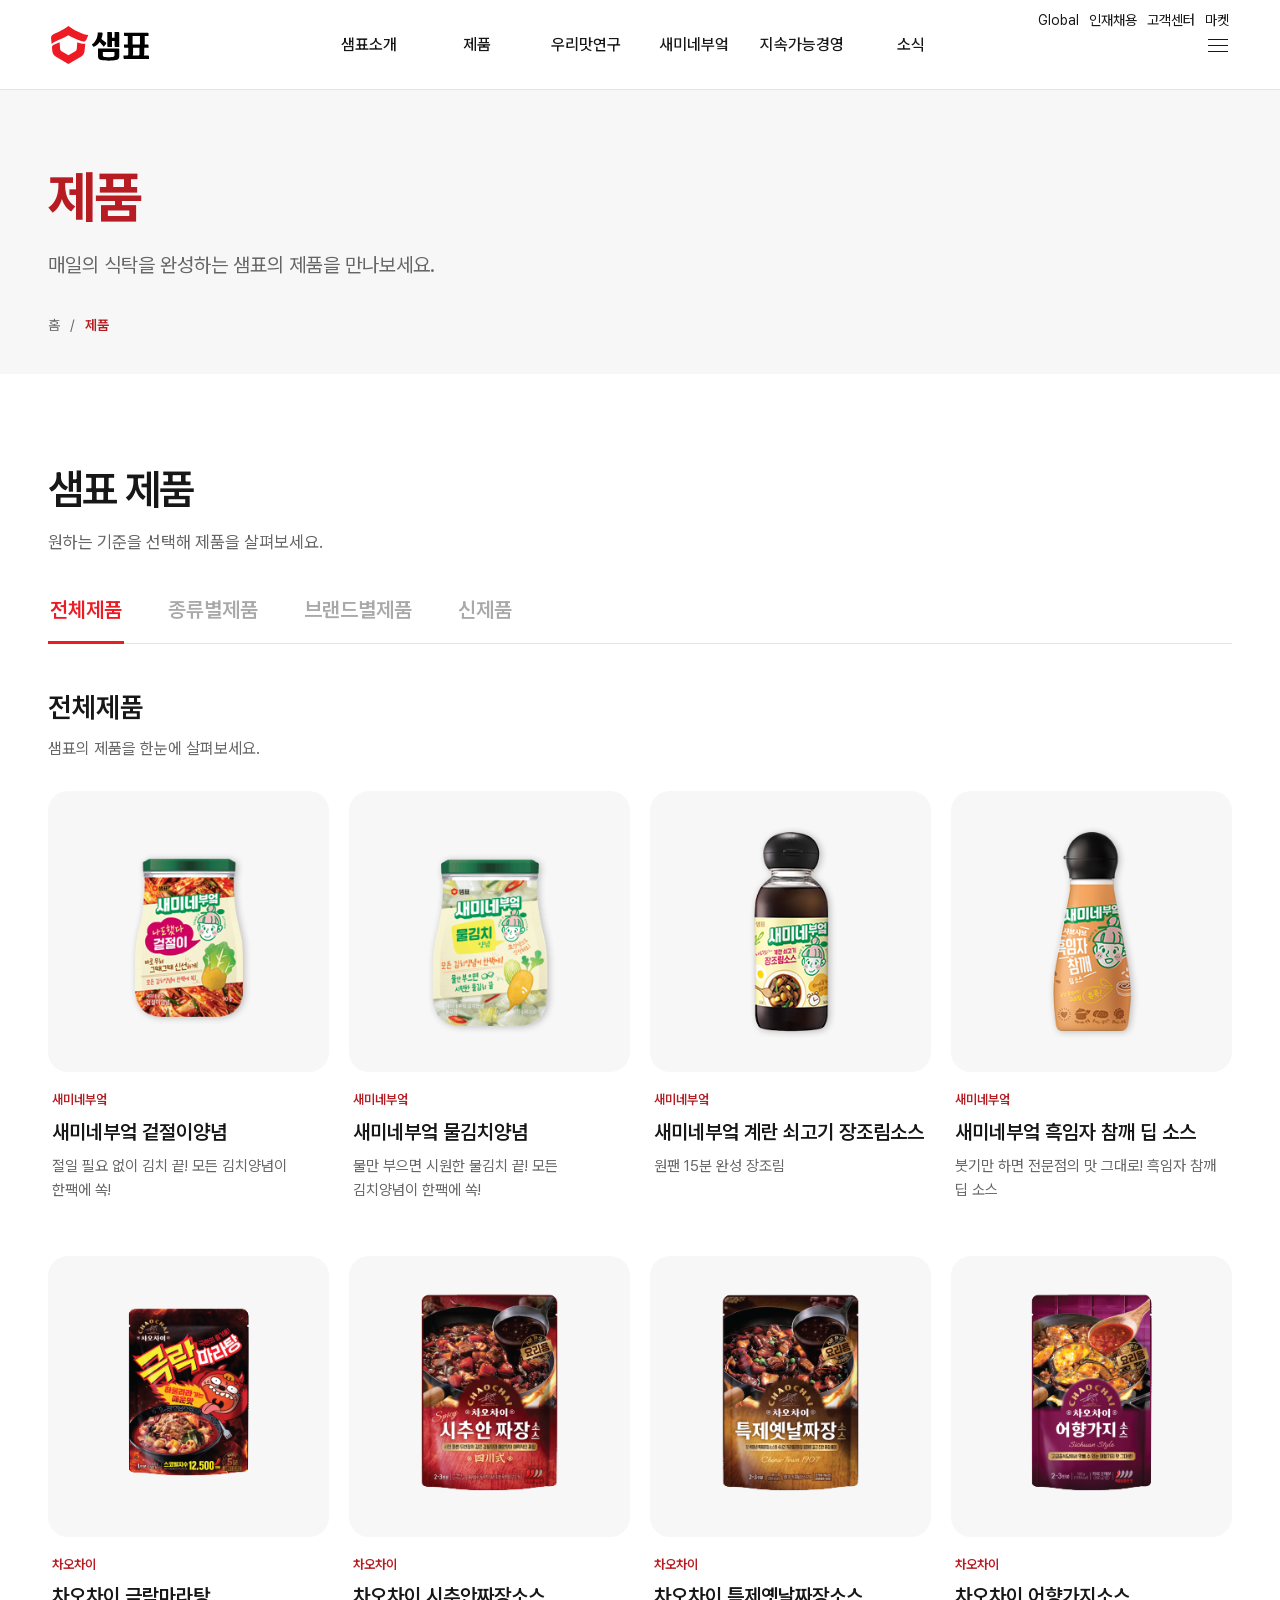
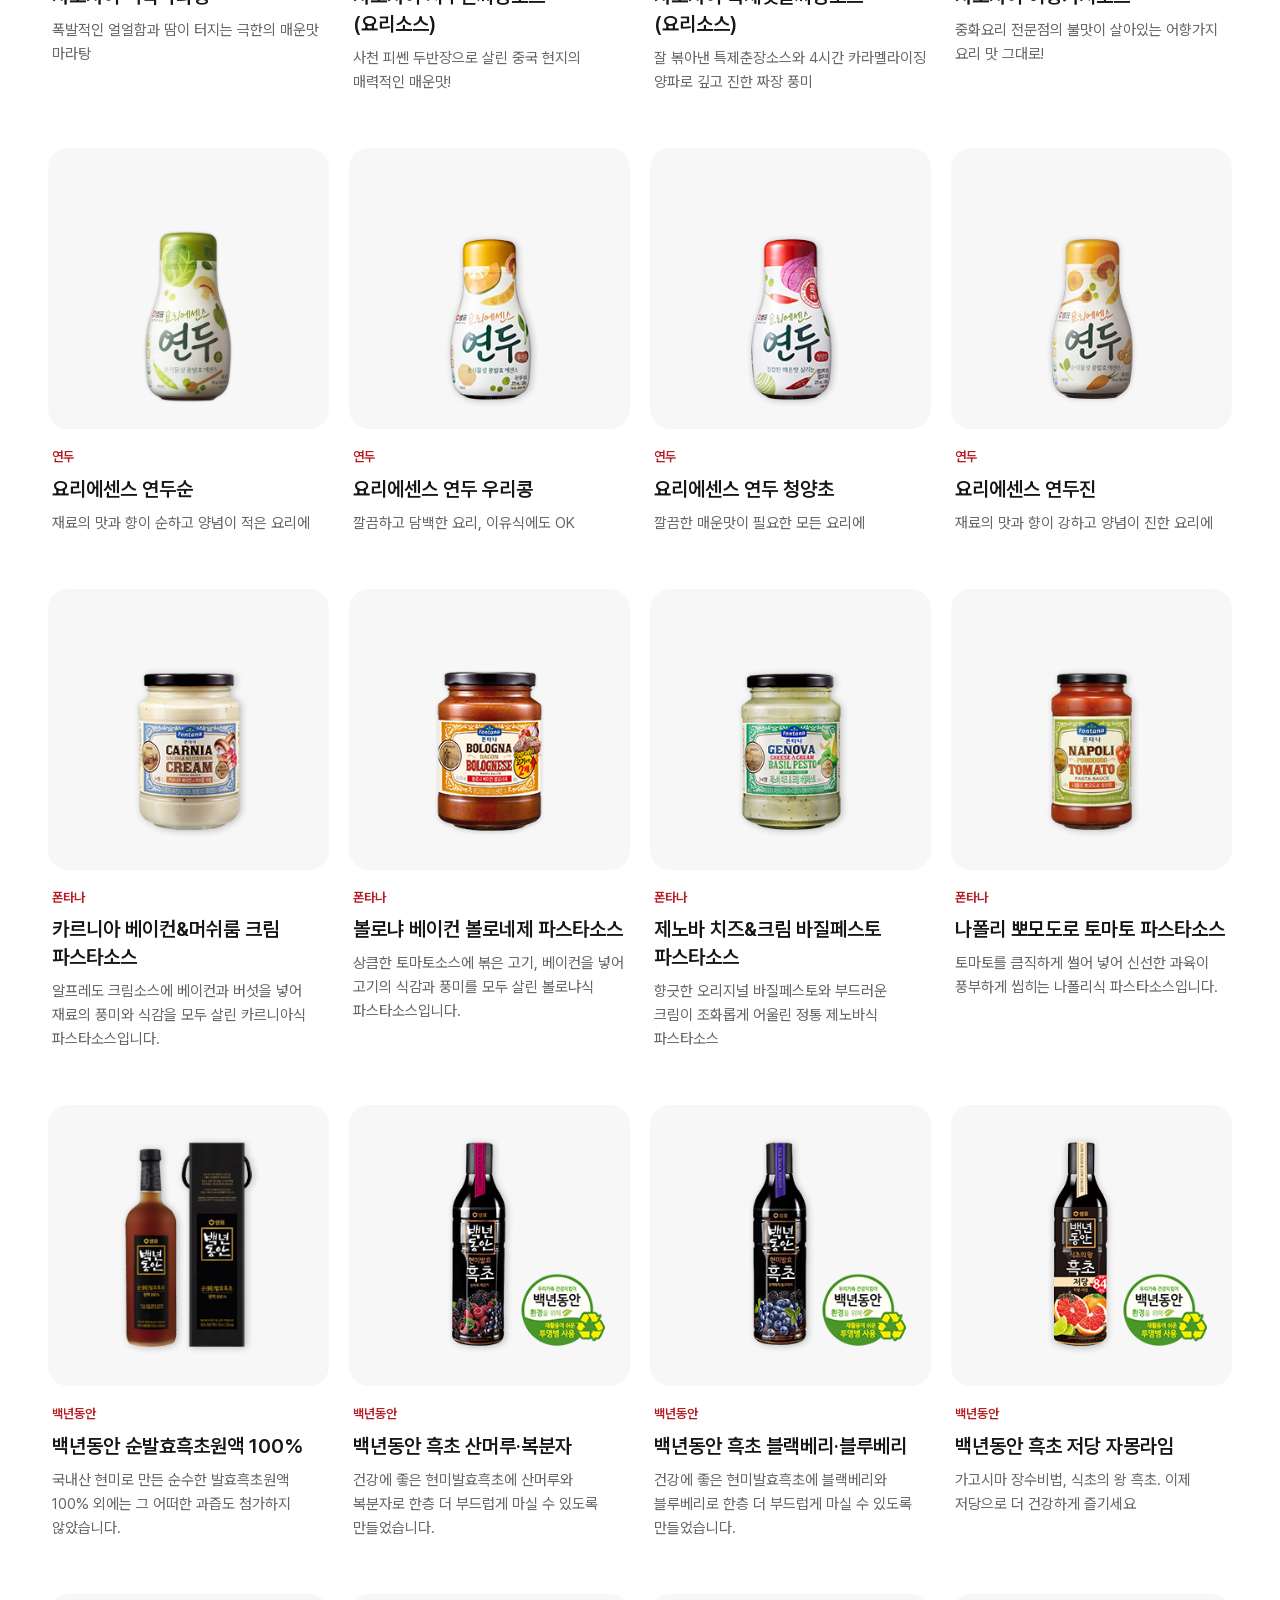
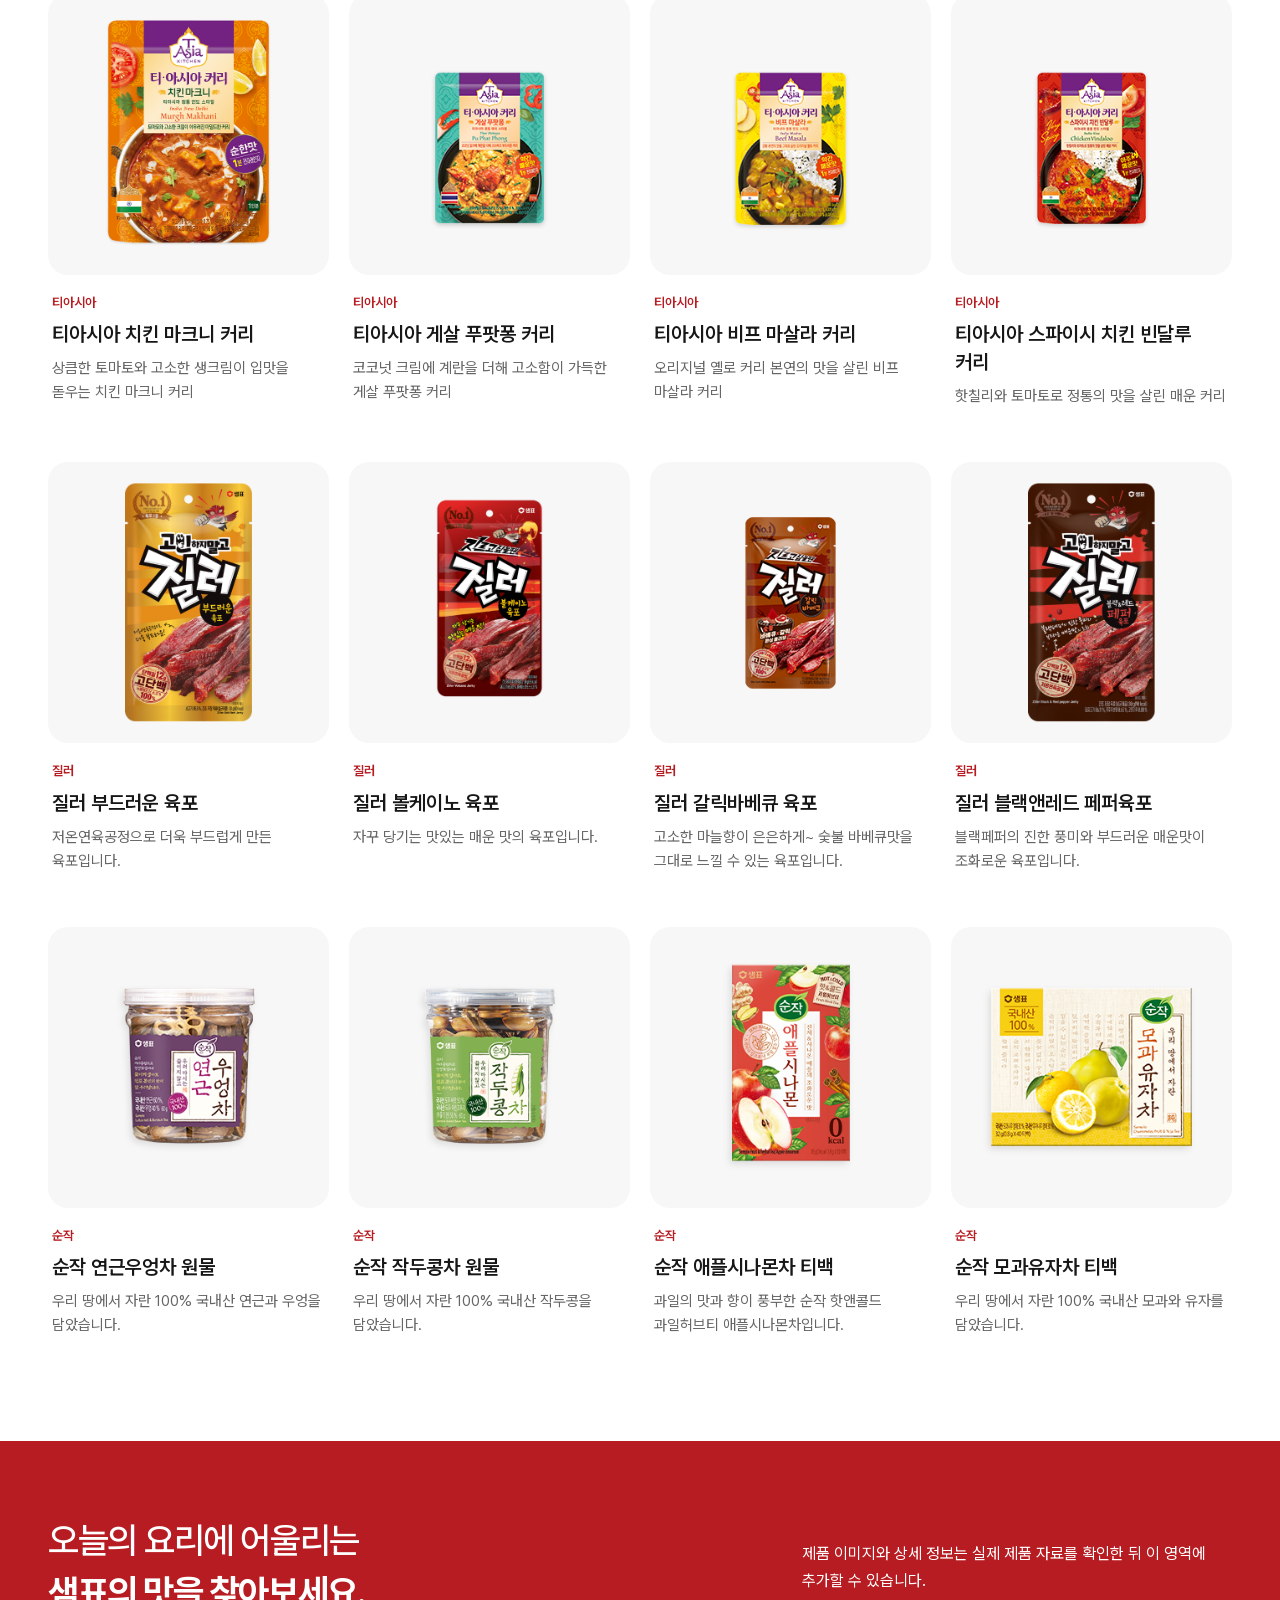
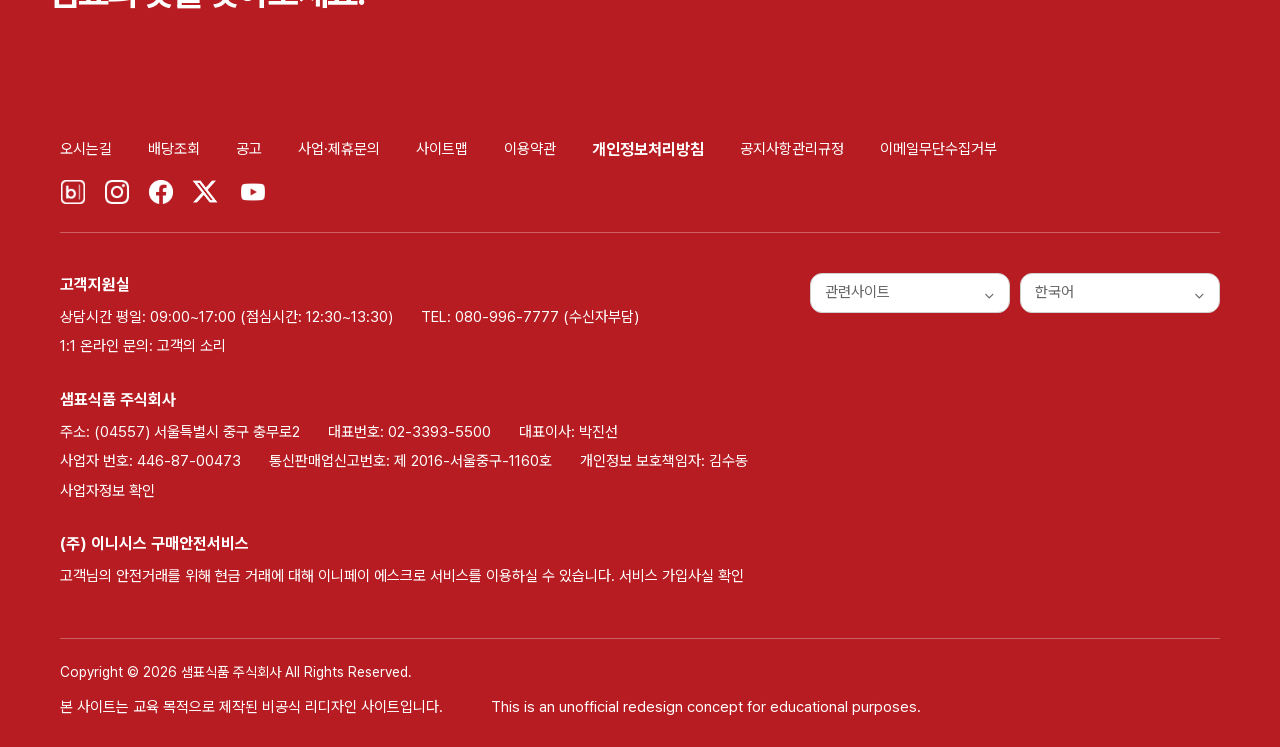
<file: sempio/product.html>
<!DOCTYPE html>
<html lang="ko">
<head>
    <meta charset="UTF-8">
    <meta name="viewport" content="width=device-width, initial-scale=1.0">
    <meta name="description" content="샘표 제품을 전체, 종류별, 브랜드별로 살펴보고 신제품을 확인할 수 있는 제품 안내 페이지입니다.">
    <title>제품 | 샘표</title>
    <link rel="stylesheet" href="../css/default.css">
    <link rel="stylesheet" href="../npm/swiper/swiper-bundle.min.css">
    <link rel="stylesheet" href="../font/css/pretendardvariable.css">
    <link rel="stylesheet" href="css/main.css">
    <link rel="stylesheet" href="css/product.css">
</head>
<body>
<div id="wrap">
<header class="site-header product-header">
            <div class="header-inner">
                <a class="brand-logo" href="index.html" aria-label="샘표 홈">
                    <img src="img/logo.svg" alt="샘표" width="98" height="38">
                </a>

                <div class="header-utility">
                    <a href="#">Global</a>
                    <a href="#">인재채용</a>
                    <a href="#">고객센터</a>
                    <a href="#">마켓</a>
                </div>

                <nav class="main-nav" aria-label="주 메뉴">
                    <ul class="nav-list">
                        <li class="nav-item">
                            <a href="about.html">샘표소개</a>
                            <ul class="sub-menu">
                                <li><a href="#">샘표이야기</a></li>
                                <li><a href="#">역사</a></li>
                                <li><a href="#">철학 · 가치</a></li>
                            </ul>
                        </li>
                        <li class="nav-item">
                            <a href="product.html" aria-current="page">제품</a>
                            <ul class="sub-menu">
                                <li><a href="#all-products" data-jump-tab="all">전체제품</a></li>
                                <li><a href="#type-products" data-jump-tab="type">종류별 제품</a></li>
                                <li><a href="#brand-products" data-jump-tab="brand">브랜드별 제품</a></li>
                                <li><a href="#new-products" data-jump-tab="new">신제품</a></li>
                            </ul>
                        </li>
                        <li class="nav-item">
                            <a href="urimat.html">우리맛연구</a>
                            <ul class="sub-menu">
                                <li><a href="#">우리맛연구</a></li>
                                <li><a href="#">우리맛체험</a></li>
                                <li><a href="#">레시피</a></li>
                            </ul>
                        </li>
                        <li class="nav-item">
                            <a href="saemine.html">새미네부엌</a>
                            <ul class="sub-menu">
                                <li><a href="#">집밥이 쉬워지는 곳</a></li>
                                <li><a href="#">새미와 즐겁게 요리해</a></li>
                            </ul>
                        </li>
                        <li class="nav-item">
                            <a href="sustainability.html">지속가능경영</a>
                            <ul class="sub-menu">
                                <li><a href="#">경영철학</a></li>
                                <li><a href="#">윤리경영</a></li>
                                <li><a href="#">소비자 중심 경영</a></li>
                                <li><a href="#">품질경영</a></li>
                                <li><a href="#">사회공헌</a></li>
                                <li><a href="#">지배구조</a></li>
                                <li><a href="#">동반성장</a></li>
                            </ul>
                        </li>
                        <li class="nav-item">
                            <a href="news.html">소식</a>
                            <ul class="sub-menu">
                                <li><a href="#">이벤트</a></li>
                                <li><a href="#">뉴스</a></li>
                                <li><a href="#">공지사항</a></li>
                                <li><a href="#">SNS</a></li>
                            </ul>
                        </li>
                    </ul>
                </nav>

                <button class="menu-toggle" type="button" aria-label="전체 메뉴 열기">
                    <span></span><span></span><span></span>
                </button>
            </div>
        </header>
<main>
    <section class="product-hero" aria-labelledby="page-title">
        <div class="product-container">
            <h1 id="page-title">제품</h1>
            <p class="product-hero__desc">매일의 식탁을 완성하는 샘표의 제품을 만나보세요.</p>
            <nav class="breadcrumb" aria-label="현재 위치">
                <a href="index.html">홈</a><span aria-hidden="true">/</span><span aria-current="page">제품</span>
            </nav>
        </div>
    </section>

    <section class="product-catalog" aria-label="제품 탐색">
        <div class="product-container">
            <div class="catalog-heading">
                <div>
                    <h2>샘표 제품</h2>
                    <p class="catalog-heading__desc">원하는 기준을 선택해 제품을 살펴보세요.</p>
                </div>
            </div>

            <div class="catalog-tabs" role="tablist" aria-label="제품 보기 방식">
                <button class="catalog-tab is-active" id="tab-all" type="button" role="tab" aria-selected="true" aria-controls="panel-all" data-tab="all">전체제품</button>
                <button class="catalog-tab" id="tab-type" type="button" role="tab" aria-selected="false" aria-controls="panel-type" data-tab="type">종류별제품</button>
                <button class="catalog-tab" id="tab-brand" type="button" role="tab" aria-selected="false" aria-controls="panel-brand" data-tab="brand">브랜드별제품</button>
                <button class="catalog-tab" id="tab-new" type="button" role="tab" aria-selected="false" aria-controls="panel-new" data-tab="new">신제품</button>
            </div>

            <section class="catalog-panel is-active" id="panel-all" role="tabpanel" aria-labelledby="tab-all" data-panel="all">
                <div class="panel-heading">
                    <div><h3>전체제품</h3><p>샘표의 제품을 한눈에 살펴보세요.</p></div>
                </div>
                <div class="product-grid">
                    <article class="product-item">
                        <div class="product-item__visual"><img src="img/seami01.png" alt="새미네부엌 겉절이양념"></div>
                        <div class="product-item__info"><p class="product-item__category">새미네부엌</p><h4>새미네부엌 겉절이양념</h4><p>절일 필요 없이 김치 끝! 모든 김치양념이 한팩에 쏙!</p></div>
                    </article>
                    <article class="product-item">
                        <div class="product-item__visual"><img src="img/seami02.png" alt="새미네부엌 물김치양념"></div>
                        <div class="product-item__info"><p class="product-item__category">새미네부엌</p><h4>새미네부엌 물김치양념</h4><p>물만 부으면 시원한 물김치 끝! 모든 김치양념이 한팩에 쏙!</p></div>
                    </article>
                    <article class="product-item">
                        <div class="product-item__visual"><img src="img/seami03.png" alt="새미네부엌 계란 쇠고기 장조림소스"></div>
                        <div class="product-item__info"><p class="product-item__category">새미네부엌</p><h4>새미네부엌 계란 쇠고기 장조림소스</h4><p>원팬 15분 완성 장조림</p></div>
                    </article>
                    <article class="product-item">
                        <div class="product-item__visual"><img src="img/seami04.png" alt="새미네부엌 흑임자 참깨 딥 소스"></div>
                        <div class="product-item__info"><p class="product-item__category">새미네부엌</p><h4>새미네부엌 흑임자 참깨 딥 소스</h4><p>붓기만 하면 전문점의 맛 그대로! 흑임자 참깨 딥 소스</p></div>
                    </article>
                    <article class="product-item">
                        <div class="product-item__visual"><img src="img/chaochai01.png" alt="차오차이 극락마라탕"></div>
                        <div class="product-item__info"><p class="product-item__category">차오차이</p><h4>차오차이 극락마라탕</h4><p>폭발적인 얼얼함과 땀이 터지는 극한의 매운맛 마라탕</p></div>
                    </article>
                    <article class="product-item">
                        <div class="product-item__visual"><img src="img/chaochai02.png" alt="차오차이 시추안짜장소스(요리소스)"></div>
                        <div class="product-item__info"><p class="product-item__category">차오차이</p><h4>차오차이 시추안짜장소스(요리소스)</h4><p>사천 피쎈 두반장으로 살린 중국 현지의 매력적인 매운맛!</p></div>
                    </article>
                    <article class="product-item">
                        <div class="product-item__visual"><img src="img/chaochai03.png" alt="차오차이 특제옛날짜장소스(요리소스)"></div>
                        <div class="product-item__info"><p class="product-item__category">차오차이</p><h4>차오차이 특제옛날짜장소스(요리소스)</h4><p>잘 볶아낸 특제춘장소스와 4시간 카라멜라이징 양파로 깊고 진한 짜장 풍미</p></div>
                    </article>
                    <article class="product-item">
                        <div class="product-item__visual"><img src="img/chaochai04.png" alt="차오차이 어향가지소스"></div>
                        <div class="product-item__info"><p class="product-item__category">차오차이</p><h4>차오차이 어향가지소스</h4><p>중화요리 전문점의 불맛이 살아있는 어향가지 요리 맛 그대로!</p></div>
                    </article>
                    <article class="product-item">
                        <div class="product-item__visual"><img src="img/yondu01.png" alt="요리에센스 연두순"></div>
                        <div class="product-item__info"><p class="product-item__category">연두</p><h4>요리에센스 연두순</h4><p>재료의 맛과 향이 순하고 양념이 적은 요리에</p></div>
                    </article>
                    <article class="product-item">
                        <div class="product-item__visual"><img src="img/yondu02.png" alt="요리에센스 연두 우리콩"></div>
                        <div class="product-item__info"><p class="product-item__category">연두</p><h4>요리에센스 연두 우리콩</h4><p>깔끔하고 담백한 요리, 이유식에도 OK</p></div>
                    </article>
                    <article class="product-item">
                        <div class="product-item__visual"><img src="img/yondu03.png" alt="요리에센스 연두 청양초"></div>
                        <div class="product-item__info"><p class="product-item__category">연두</p><h4>요리에센스 연두 청양초</h4><p>깔끔한 매운맛이 필요한 모든 요리에</p></div>
                    </article>
                    <article class="product-item">
                        <div class="product-item__visual"><img src="img/yondu04.png" alt="요리에센스 연두진"></div>
                        <div class="product-item__info"><p class="product-item__category">연두</p><h4>요리에센스 연두진</h4><p>재료의 맛과 향이 강하고 양념이 진한 요리에</p></div>
                    </article>
                    <article class="product-item">
                        <div class="product-item__visual"><img src="img/pontana01.png" alt="카르니아 베이컨&amp;머쉬룸 크림 파스타소스"></div>
                        <div class="product-item__info"><p class="product-item__category">폰타나</p><h4>카르니아 베이컨&amp;머쉬룸 크림 파스타소스</h4><p>알프레도 크림소스에 베이컨과 버섯을 넣어 재료의 풍미와 식감을 모두 살린 카르니아식 파스타소스입니다.</p></div>
                    </article>
                    <article class="product-item">
                        <div class="product-item__visual"><img src="img/pontana02.png" alt="볼로냐 베이컨 볼로네제 파스타소스"></div>
                        <div class="product-item__info"><p class="product-item__category">폰타나</p><h4>볼로냐 베이컨 볼로네제 파스타소스</h4><p>상큼한 토마토소스에 볶은 고기, 베이컨을 넣어 고기의 식감과 풍미를 모두 살린 볼로냐식 파스타소스입니다.</p></div>
                    </article>
                    <article class="product-item">
                        <div class="product-item__visual"><img src="img/pontana03.png" alt="제노바 치즈&amp;크림 바질페스토 파스타소스"></div>
                        <div class="product-item__info"><p class="product-item__category">폰타나</p><h4>제노바 치즈&amp;크림 바질페스토 파스타소스</h4><p>향긋한 오리지널 바질페스토와 부드러운 크림이 조화롭게 어울린 정통 제노바식 파스타소스</p></div>
                    </article>
                    <article class="product-item">
                        <div class="product-item__visual"><img src="img/pontana04.png" alt="나폴리 뽀모도로 토마토 파스타소스"></div>
                        <div class="product-item__info"><p class="product-item__category">폰타나</p><h4>나폴리 뽀모도로 토마토 파스타소스</h4><p>토마토를 큼직하게 썰어 넣어 신선한 과육이 풍부하게 씹히는 나폴리식 파스타소스입니다.</p></div>
                    </article>
                    <article class="product-item">
                        <div class="product-item__visual"><img src="img/black vinegar01.png" alt="백년동안 순발효흑초원액 100%"></div>
                        <div class="product-item__info"><p class="product-item__category">백년동안</p><h4>백년동안 순발효흑초원액 100%</h4><p>국내산 현미로 만든 순수한 발효흑초원액 100% 외에는 그 어떠한 과즙도 첨가하지 않았습니다.</p></div>
                    </article>
                    <article class="product-item">
                        <div class="product-item__visual"><img src="img/black vinegar02.png" alt="백년동안 흑초 산머루·복분자"></div>
                        <div class="product-item__info"><p class="product-item__category">백년동안</p><h4>백년동안 흑초 산머루·복분자</h4><p>건강에 좋은 현미발효흑초에 산머루와 복분자로 한층 더 부드럽게 마실 수 있도록 만들었습니다.</p></div>
                    </article>
                    <article class="product-item">
                        <div class="product-item__visual"><img src="img/black vinegar03.png" alt="백년동안 흑초 블랙베리·블루베리"></div>
                        <div class="product-item__info"><p class="product-item__category">백년동안</p><h4>백년동안 흑초 블랙베리·블루베리</h4><p>건강에 좋은 현미발효흑초에 블랙베리와 블루베리로 한층 더 부드럽게 마실 수 있도록 만들었습니다.</p></div>
                    </article>
                    <article class="product-item">
                        <div class="product-item__visual"><img src="img/black vinegar04.png" alt="백년동안 흑초 저당 자몽라임"></div>
                        <div class="product-item__info"><p class="product-item__category">백년동안</p><h4>백년동안 흑초 저당 자몽라임</h4><p>가고시마 장수비법, 식초의 왕 흑초. 이제 저당으로 더 건강하게 즐기세요</p></div>
                    </article>
                    <article class="product-item">
                        <div class="product-item__visual"><img src="img/Tasia01.png" alt="티아시아 치킨 마크니 커리"></div>
                        <div class="product-item__info"><p class="product-item__category">티아시아</p><h4>티아시아 치킨 마크니 커리</h4><p>상큼한 토마토와 고소한 생크림이 입맛을 돋우는 치킨 마크니 커리</p></div>
                    </article>
                    <article class="product-item">
                        <div class="product-item__visual"><img src="img/Tasia02.png" alt="티아시아 게살 푸팟퐁 커리"></div>
                        <div class="product-item__info"><p class="product-item__category">티아시아</p><h4>티아시아 게살 푸팟퐁 커리</h4><p>코코넛 크림에 계란을 더해 고소함이 가득한 게살 푸팟퐁 커리</p></div>
                    </article>
                    <article class="product-item">
                        <div class="product-item__visual"><img src="img/Tasia03.png" alt="티아시아 비프 마살라 커리"></div>
                        <div class="product-item__info"><p class="product-item__category">티아시아</p><h4>티아시아 비프 마살라 커리</h4><p>오리지널 옐로 커리 본연의 맛을 살린 비프 마살라 커리</p></div>
                    </article>
                    <article class="product-item">
                        <div class="product-item__visual"><img src="img/Tasia04.png" alt="티아시아 스파이시 치킨 빈달루 커리"></div>
                        <div class="product-item__info"><p class="product-item__category">티아시아</p><h4>티아시아 스파이시 치킨 빈달루 커리</h4><p>핫칠리와 토마토로 정통의 맛을 살린 매운 커리</p></div>
                    </article>
                    <article class="product-item">
                        <div class="product-item__visual"><img src="img/jerky01.png" alt="질러 부드러운 육포"></div>
                        <div class="product-item__info"><p class="product-item__category">질러</p><h4>질러 부드러운 육포</h4><p>저온연육공정으로 더욱 부드럽게 만든 육포입니다.</p></div>
                    </article>
                    <article class="product-item">
                        <div class="product-item__visual"><img src="img/jerky02.png" alt="질러 볼케이노 육포"></div>
                        <div class="product-item__info"><p class="product-item__category">질러</p><h4>질러 볼케이노 육포</h4><p>자꾸 당기는 맛있는 매운 맛의 육포입니다.</p></div>
                    </article>
                    <article class="product-item">
                        <div class="product-item__visual"><img src="img/jerky03.png" alt="질러 갈릭바베큐 육포"></div>
                        <div class="product-item__info"><p class="product-item__category">질러</p><h4>질러 갈릭바베큐 육포</h4><p>고소한 마늘향이 은은하게~ 숯불 바베큐맛을 그대로 느낄 수 있는 육포입니다.</p></div>
                    </article>
                    <article class="product-item">
                        <div class="product-item__visual"><img src="img/jerky04.png" alt="질러 블랙앤레드 페퍼육포"></div>
                        <div class="product-item__info"><p class="product-item__category">질러</p><h4>질러 블랙앤레드 페퍼육포</h4><p>블랙페퍼의 진한 풍미와 부드러운 매운맛이 조화로운 육포입니다.</p></div>
                    </article>
                    <article class="product-item">
                        <div class="product-item__visual"><img src="img/tea01.png" alt="순작 연근우엉차 원물"></div>
                        <div class="product-item__info"><p class="product-item__category">순작</p><h4>순작 연근우엉차 원물</h4><p>우리 땅에서 자란 100% 국내산 연근과 우엉을 담았습니다.</p></div>
                    </article>
                    <article class="product-item">
                        <div class="product-item__visual"><img src="img/tea02.png" alt="순작 작두콩차 원물"></div>
                        <div class="product-item__info"><p class="product-item__category">순작</p><h4>순작 작두콩차 원물</h4><p>우리 땅에서 자란 100% 국내산 작두콩을 담았습니다.</p></div>
                    </article>
                    <article class="product-item">
                        <div class="product-item__visual"><img src="img/tea03.png" alt="순작 애플시나몬차 티백"></div>
                        <div class="product-item__info"><p class="product-item__category">순작</p><h4>순작 애플시나몬차 티백</h4><p>과일의 맛과 향이 풍부한 순작 핫앤콜드 과일허브티 애플시나몬차입니다.</p></div>
                    </article>
                    <article class="product-item">
                        <div class="product-item__visual"><img src="img/tea04.png" alt="순작 모과유자차 티백"></div>
                        <div class="product-item__info"><p class="product-item__category">순작</p><h4>순작 모과유자차 티백</h4><p>우리 땅에서 자란 100% 국내산 모과와 유자를 담았습니다.</p></div>
                    </article>
                </div>
            </section>

            <section class="catalog-panel" id="panel-type" role="tabpanel" aria-labelledby="tab-type" data-panel="type" hidden>
                <div class="panel-heading">
                    <div><h3>종류별제품</h3><p>제품의 종류를 기준으로 탐색할 수 있습니다.</p></div>
                </div>
                <div class="filter-chips" aria-label="제품 종류 필터">
                    <button class="filter-chip is-active" type="button" aria-pressed="true" data-filter="jang">샘표 장류</button>
                    <button class="filter-chip" type="button" aria-pressed="false" data-filter="noodle">샘표 국수</button>
                    <button class="filter-chip" type="button" aria-pressed="false" data-filter="meal">간편식</button>
                    <button class="filter-chip" type="button" aria-pressed="false" data-filter="basic">샘표 기본양념</button>
                    <button class="filter-chip" type="button" aria-pressed="false" data-filter="easy-sauce">샘표 간편·양념</button>
                    <button class="filter-chip" type="button" aria-pressed="false" data-filter="soy">샘표 간장</button>
                </div>
                <div class="type-product-group" data-group="jang">
                    <div class="product-grid product-grid--compact">
                        <article class="product-item">
                            <div class="product-item__visual"></div>
                            <div class="product-item__info"><p class="product-item__category">샘표 장류</p><h4>제품명 입력 01</h4><p>제품 설명을 입력해 주세요.</p></div>
                        </article>
                        <article class="product-item">
                            <div class="product-item__visual"></div>
                            <div class="product-item__info"><p class="product-item__category">샘표 장류</p><h4>제품명 입력 02</h4><p>제품 설명을 입력해 주세요.</p></div>
                        </article>
                        <article class="product-item">
                            <div class="product-item__visual"></div>
                            <div class="product-item__info"><p class="product-item__category">샘표 장류</p><h4>제품명 입력 03</h4><p>제품 설명을 입력해 주세요.</p></div>
                        </article>
                        <article class="product-item">
                            <div class="product-item__visual"></div>
                            <div class="product-item__info"><p class="product-item__category">샘표 장류</p><h4>제품명 입력 04</h4><p>제품 설명을 입력해 주세요.</p></div>
                        </article>
                    </div>
                </div>
                <div class="type-product-group" data-group="noodle" hidden>
                    <div class="product-grid product-grid--compact">
                        <article class="product-item">
                            <div class="product-item__visual"></div>
                            <div class="product-item__info"><p class="product-item__category">샘표 국수</p><h4>제품명 입력 01</h4><p>제품 설명을 입력해 주세요.</p></div>
                        </article>
                        <article class="product-item">
                            <div class="product-item__visual"></div>
                            <div class="product-item__info"><p class="product-item__category">샘표 국수</p><h4>제품명 입력 02</h4><p>제품 설명을 입력해 주세요.</p></div>
                        </article>
                        <article class="product-item">
                            <div class="product-item__visual"></div>
                            <div class="product-item__info"><p class="product-item__category">샘표 국수</p><h4>제품명 입력 03</h4><p>제품 설명을 입력해 주세요.</p></div>
                        </article>
                        <article class="product-item">
                            <div class="product-item__visual"></div>
                            <div class="product-item__info"><p class="product-item__category">샘표 국수</p><h4>제품명 입력 04</h4><p>제품 설명을 입력해 주세요.</p></div>
                        </article>
                    </div>
                </div>
                <div class="type-product-group" data-group="meal" hidden>
                    <div class="product-grid product-grid--compact">
                        <article class="product-item">
                            <div class="product-item__visual"></div>
                            <div class="product-item__info"><p class="product-item__category">간편식</p><h4>제품명 입력 01</h4><p>제품 설명을 입력해 주세요.</p></div>
                        </article>
                        <article class="product-item">
                            <div class="product-item__visual"></div>
                            <div class="product-item__info"><p class="product-item__category">간편식</p><h4>제품명 입력 02</h4><p>제품 설명을 입력해 주세요.</p></div>
                        </article>
                        <article class="product-item">
                            <div class="product-item__visual"></div>
                            <div class="product-item__info"><p class="product-item__category">간편식</p><h4>제품명 입력 03</h4><p>제품 설명을 입력해 주세요.</p></div>
                        </article>
                        <article class="product-item">
                            <div class="product-item__visual"></div>
                            <div class="product-item__info"><p class="product-item__category">간편식</p><h4>제품명 입력 04</h4><p>제품 설명을 입력해 주세요.</p></div>
                        </article>
                    </div>
                </div>
                <div class="type-product-group" data-group="basic" hidden>
                    <div class="product-grid product-grid--compact">
                        <article class="product-item">
                            <div class="product-item__visual"></div>
                            <div class="product-item__info"><p class="product-item__category">샘표 기본양념</p><h4>제품명 입력 01</h4><p>제품 설명을 입력해 주세요.</p></div>
                        </article>
                        <article class="product-item">
                            <div class="product-item__visual"></div>
                            <div class="product-item__info"><p class="product-item__category">샘표 기본양념</p><h4>제품명 입력 02</h4><p>제품 설명을 입력해 주세요.</p></div>
                        </article>
                        <article class="product-item">
                            <div class="product-item__visual"></div>
                            <div class="product-item__info"><p class="product-item__category">샘표 기본양념</p><h4>제품명 입력 03</h4><p>제품 설명을 입력해 주세요.</p></div>
                        </article>
                        <article class="product-item">
                            <div class="product-item__visual"></div>
                            <div class="product-item__info"><p class="product-item__category">샘표 기본양념</p><h4>제품명 입력 04</h4><p>제품 설명을 입력해 주세요.</p></div>
                        </article>
                    </div>
                </div>
                <div class="type-product-group" data-group="easy-sauce" hidden>
                    <div class="product-grid product-grid--compact">
                        <article class="product-item">
                            <div class="product-item__visual"></div>
                            <div class="product-item__info"><p class="product-item__category">샘표 간편·양념</p><h4>제품명 입력 01</h4><p>제품 설명을 입력해 주세요.</p></div>
                        </article>
                        <article class="product-item">
                            <div class="product-item__visual"></div>
                            <div class="product-item__info"><p class="product-item__category">샘표 간편·양념</p><h4>제품명 입력 02</h4><p>제품 설명을 입력해 주세요.</p></div>
                        </article>
                        <article class="product-item">
                            <div class="product-item__visual"></div>
                            <div class="product-item__info"><p class="product-item__category">샘표 간편·양념</p><h4>제품명 입력 03</h4><p>제품 설명을 입력해 주세요.</p></div>
                        </article>
                        <article class="product-item">
                            <div class="product-item__visual"></div>
                            <div class="product-item__info"><p class="product-item__category">샘표 간편·양념</p><h4>제품명 입력 04</h4><p>제품 설명을 입력해 주세요.</p></div>
                        </article>
                    </div>
                </div>
                <div class="type-product-group" data-group="soy" hidden>
                    <div class="product-grid product-grid--compact">
                        <article class="product-item">
                            <div class="product-item__visual"></div>
                            <div class="product-item__info"><p class="product-item__category">샘표 간장</p><h4>제품명 입력 01</h4><p>제품 설명을 입력해 주세요.</p></div>
                        </article>
                        <article class="product-item">
                            <div class="product-item__visual"></div>
                            <div class="product-item__info"><p class="product-item__category">샘표 간장</p><h4>제품명 입력 02</h4><p>제품 설명을 입력해 주세요.</p></div>
                        </article>
                        <article class="product-item">
                            <div class="product-item__visual"></div>
                            <div class="product-item__info"><p class="product-item__category">샘표 간장</p><h4>제품명 입력 03</h4><p>제품 설명을 입력해 주세요.</p></div>
                        </article>
                        <article class="product-item">
                            <div class="product-item__visual"></div>
                            <div class="product-item__info"><p class="product-item__category">샘표 간장</p><h4>제품명 입력 04</h4><p>제품 설명을 입력해 주세요.</p></div>
                        </article>
                    </div>
                </div>
            </section>

            <section class="catalog-panel" id="panel-brand" role="tabpanel" aria-labelledby="tab-brand" data-panel="brand" hidden>
                <div class="panel-heading">
                    <div><h3>브랜드별제품</h3><p>브랜드를 선택해 관련 제품을 확인하세요.</p></div>
                </div>
                <div class="brand-layout">
                    <div class="brand-selector" role="group" aria-label="브랜드 선택">
                        <button class="brand-option is-active" type="button" aria-pressed="true" data-brand="saemine">새미네부엌</button>
                        <button class="brand-option" type="button" aria-pressed="false" data-brand="chaochai">차오차이</button>
                        <button class="brand-option" type="button" aria-pressed="false" data-brand="yeondu">연두</button>
                        <button class="brand-option" type="button" aria-pressed="false" data-brand="fontana">폰타나</button>
                        <button class="brand-option" type="button" aria-pressed="false" data-brand="baeknyeon">백년동안</button>
                        <button class="brand-option" type="button" aria-pressed="false" data-brand="tiasia">티아시아</button>
                        <button class="brand-option" type="button" aria-pressed="false" data-brand="jiller">질러</button>
                        <button class="brand-option" type="button" aria-pressed="false" data-brand="sunjak">순작</button>
                    </div>
                    <div class="brand-content">
                        <div class="brand-group" data-brand-group="saemine">
                            <div class="brand-feature">
                                <div class="brand-feature__visual"><span>BRAND IMAGE</span></div>
                                <div class="brand-feature__copy"><h4>브랜드 소개 문구를 입력해 주세요.</h4><p>선택한 브랜드의 특징과 제품 정보를 소개하는 영역입니다.</p></div>
                            </div>
                            <div class="product-grid product-grid--compact">
                                <article class="product-item">
                                    <div class="product-item__visual"><img src="img/seami01.png" alt="새미네부엌 겉절이양념"></div>
                                    <div class="product-item__info"><p class="product-item__category">새미네부엌</p><h4>새미네부엌 겉절이양념</h4><p>절일 필요 없이 김치 끝! 모든 김치양념이 한팩에 쏙!</p></div>
                                </article>
                                <article class="product-item">
                                    <div class="product-item__visual"><img src="img/seami02.png" alt="새미네부엌 물김치양념"></div>
                                    <div class="product-item__info"><p class="product-item__category">새미네부엌</p><h4>새미네부엌 물김치양념</h4><p>물만 부으면 시원한 물김치 끝! 모든 김치양념이 한팩에 쏙!</p></div>
                                </article>
                                <article class="product-item">
                                    <div class="product-item__visual"><img src="img/seami03.png" alt="새미네부엌 계란 쇠고기 장조림소스"></div>
                                    <div class="product-item__info"><p class="product-item__category">새미네부엌</p><h4>새미네부엌 계란 쇠고기 장조림소스</h4><p>원팬 15분 완성 장조림</p></div>
                                </article>
                                <article class="product-item">
                                    <div class="product-item__visual"><img src="img/seami04.png" alt="새미네부엌 흑임자 참깨 딥 소스"></div>
                                    <div class="product-item__info"><p class="product-item__category">새미네부엌</p><h4>새미네부엌 흑임자 참깨 딥 소스</h4><p>붓기만 하면 전문점의 맛 그대로! 흑임자 참깨 딥 소스</p></div>
                                </article>
                            </div>
                        </div>
                        <div class="brand-group" data-brand-group="chaochai" hidden>
                            <div class="brand-feature">
                                <div class="brand-feature__visual"><span>BRAND IMAGE</span></div>
                                <div class="brand-feature__copy"><h4>브랜드 소개 문구를 입력해 주세요.</h4><p>선택한 브랜드의 특징과 제품 정보를 소개하는 영역입니다.</p></div>
                            </div>
                            <div class="product-grid product-grid--compact">
                                <article class="product-item">
                                    <div class="product-item__visual"><img src="img/chaochai01.png" alt="차오차이 극락마라탕"></div>
                                    <div class="product-item__info"><p class="product-item__category">차오차이</p><h4>차오차이 극락마라탕</h4><p>폭발적인 얼얼함과 땀이 터지는 극한의 매운맛 마라탕</p></div>
                                </article>
                                <article class="product-item">
                                    <div class="product-item__visual"><img src="img/chaochai02.png" alt="차오차이 시추안짜장소스(요리소스)"></div>
                                    <div class="product-item__info"><p class="product-item__category">차오차이</p><h4>차오차이 시추안짜장소스(요리소스)</h4><p>사천 피쎈 두반장으로 살린 중국 현지의 매력적인 매운맛!</p></div>
                                </article>
                                <article class="product-item">
                                    <div class="product-item__visual"><img src="img/chaochai03.png" alt="차오차이 특제옛날짜장소스(요리소스)"></div>
                                    <div class="product-item__info"><p class="product-item__category">차오차이</p><h4>차오차이 특제옛날짜장소스(요리소스)</h4><p>잘 볶아낸 특제춘장소스와 4시간 카라멜라이징 양파로 깊고 진한 짜장 풍미</p></div>
                                </article>
                                <article class="product-item">
                                    <div class="product-item__visual"><img src="img/chaochai04.png" alt="차오차이 어향가지소스"></div>
                                    <div class="product-item__info"><p class="product-item__category">차오차이</p><h4>차오차이 어향가지소스</h4><p>중화요리 전문점의 불맛이 살아있는 어향가지 요리 맛 그대로!</p></div>
                                </article>
                            </div>
                        </div>
                        <div class="brand-group" data-brand-group="yeondu" hidden>
                            <div class="brand-feature">
                                <div class="brand-feature__visual"><span>BRAND IMAGE</span></div>
                                <div class="brand-feature__copy"><h4>브랜드 소개 문구를 입력해 주세요.</h4><p>선택한 브랜드의 특징과 제품 정보를 소개하는 영역입니다.</p></div>
                            </div>
                            <div class="product-grid product-grid--compact">
                                <article class="product-item">
                                    <div class="product-item__visual"><img src="img/yondu01.png" alt="요리에센스 연두순"></div>
                                    <div class="product-item__info"><p class="product-item__category">연두</p><h4>요리에센스 연두순</h4><p>재료의 맛과 향이 순하고 양념이 적은 요리에</p></div>
                                </article>
                                <article class="product-item">
                                    <div class="product-item__visual"><img src="img/yondu02.png" alt="요리에센스 연두 우리콩"></div>
                                    <div class="product-item__info"><p class="product-item__category">연두</p><h4>요리에센스 연두 우리콩</h4><p>깔끔하고 담백한 요리, 이유식에도 OK</p></div>
                                </article>
                                <article class="product-item">
                                    <div class="product-item__visual"><img src="img/yondu03.png" alt="요리에센스 연두 청양초"></div>
                                    <div class="product-item__info"><p class="product-item__category">연두</p><h4>요리에센스 연두 청양초</h4><p>깔끔한 매운맛이 필요한 모든 요리에</p></div>
                                </article>
                                <article class="product-item">
                                    <div class="product-item__visual"><img src="img/yondu04.png" alt="요리에센스 연두진"></div>
                                    <div class="product-item__info"><p class="product-item__category">연두</p><h4>요리에센스 연두진</h4><p>재료의 맛과 향이 강하고 양념이 진한 요리에</p></div>
                                </article>
                            </div>
                        </div>
                        <div class="brand-group" data-brand-group="fontana" hidden>
                            <div class="brand-feature">
                                <div class="brand-feature__visual"><span>BRAND IMAGE</span></div>
                                <div class="brand-feature__copy"><h4>브랜드 소개 문구를 입력해 주세요.</h4><p>선택한 브랜드의 특징과 제품 정보를 소개하는 영역입니다.</p></div>
                            </div>
                            <div class="product-grid product-grid--compact">
                                <article class="product-item">
                                    <div class="product-item__visual"><img src="img/pontana01.png" alt="카르니아 베이컨&amp;머쉬룸 크림 파스타소스"></div>
                                    <div class="product-item__info"><p class="product-item__category">폰타나</p><h4>카르니아 베이컨&amp;머쉬룸 크림 파스타소스</h4><p>알프레도 크림소스에 베이컨과 버섯을 넣어 재료의 풍미와 식감을 모두 살린 카르니아식 파스타소스입니다.</p></div>
                                </article>
                                <article class="product-item">
                                    <div class="product-item__visual"><img src="img/pontana02.png" alt="볼로냐 베이컨 볼로네제 파스타소스"></div>
                                    <div class="product-item__info"><p class="product-item__category">폰타나</p><h4>볼로냐 베이컨 볼로네제 파스타소스</h4><p>상큼한 토마토소스에 볶은 고기, 베이컨을 넣어 고기의 식감과 풍미를 모두 살린 볼로냐식 파스타소스입니다.</p></div>
                                </article>
                                <article class="product-item">
                                    <div class="product-item__visual"><img src="img/pontana03.png" alt="제노바 치즈&amp;크림 바질페스토 파스타소스"></div>
                                    <div class="product-item__info"><p class="product-item__category">폰타나</p><h4>제노바 치즈&amp;크림 바질페스토 파스타소스</h4><p>향긋한 오리지널 바질페스토와 부드러운 크림이 조화롭게 어울린 정통 제노바식 파스타소스</p></div>
                                </article>
                                <article class="product-item">
                                    <div class="product-item__visual"><img src="img/pontana04.png" alt="나폴리 뽀모도로 토마토 파스타소스"></div>
                                    <div class="product-item__info"><p class="product-item__category">폰타나</p><h4>나폴리 뽀모도로 토마토 파스타소스</h4><p>토마토를 큼직하게 썰어 넣어 신선한 과육이 풍부하게 씹히는 나폴리식 파스타소스입니다.</p></div>
                                </article>
                            </div>
                        </div>
                        <div class="brand-group" data-brand-group="baeknyeon" hidden>
                            <div class="brand-feature">
                                <div class="brand-feature__visual"><span>BRAND IMAGE</span></div>
                                <div class="brand-feature__copy"><h4>브랜드 소개 문구를 입력해 주세요.</h4><p>선택한 브랜드의 특징과 제품 정보를 소개하는 영역입니다.</p></div>
                            </div>
                            <div class="product-grid product-grid--compact">
                                <article class="product-item">
                                    <div class="product-item__visual"><img src="img/black vinegar01.png" alt="백년동안 순발효흑초원액 100%"></div>
                                    <div class="product-item__info"><p class="product-item__category">백년동안</p><h4>백년동안 순발효흑초원액 100%</h4><p>국내산 현미로 만든 순수한 발효흑초원액 100% 외에는 그 어떠한 과즙도 첨가하지 않았습니다.</p></div>
                                </article>
                                <article class="product-item">
                                    <div class="product-item__visual"><img src="img/black vinegar02.png" alt="백년동안 흑초 산머루·복분자"></div>
                                    <div class="product-item__info"><p class="product-item__category">백년동안</p><h4>백년동안 흑초 산머루·복분자</h4><p>건강에 좋은 현미발효흑초에 산머루와 복분자로 한층 더 부드럽게 마실 수 있도록 만들었습니다.</p></div>
                                </article>
                                <article class="product-item">
                                    <div class="product-item__visual"><img src="img/black vinegar03.png" alt="백년동안 흑초 블랙베리·블루베리"></div>
                                    <div class="product-item__info"><p class="product-item__category">백년동안</p><h4>백년동안 흑초 블랙베리·블루베리</h4><p>건강에 좋은 현미발효흑초에 블랙베리와 블루베리로 한층 더 부드럽게 마실 수 있도록 만들었습니다.</p></div>
                                </article>
                                <article class="product-item">
                                    <div class="product-item__visual"><img src="img/black vinegar04.png" alt="백년동안 흑초 저당 자몽라임"></div>
                                    <div class="product-item__info"><p class="product-item__category">백년동안</p><h4>백년동안 흑초 저당 자몽라임</h4><p>가고시마 장수비법, 식초의 왕 흑초. 이제 저당으로 더 건강하게 즐기세요</p></div>
                                </article>
                            </div>
                        </div>
                        <div class="brand-group" data-brand-group="tiasia" hidden>
                            <div class="brand-feature">
                                <div class="brand-feature__visual"><span>BRAND IMAGE</span></div>
                                <div class="brand-feature__copy"><h4>브랜드 소개 문구를 입력해 주세요.</h4><p>선택한 브랜드의 특징과 제품 정보를 소개하는 영역입니다.</p></div>
                            </div>
                            <div class="product-grid product-grid--compact">
                                <article class="product-item">
                                    <div class="product-item__visual"><img src="img/Tasia01.png" alt="티아시아 치킨 마크니 커리"></div>
                                    <div class="product-item__info"><p class="product-item__category">티아시아</p><h4>티아시아 치킨 마크니 커리</h4><p>상큼한 토마토와 고소한 생크림이 입맛을 돋우는 치킨 마크니 커리</p></div>
                                </article>
                                <article class="product-item">
                                    <div class="product-item__visual"><img src="img/Tasia02.png" alt="티아시아 게살 푸팟퐁 커리"></div>
                                    <div class="product-item__info"><p class="product-item__category">티아시아</p><h4>티아시아 게살 푸팟퐁 커리</h4><p>코코넛 크림에 계란을 더해 고소함이 가득한 게살 푸팟퐁 커리</p></div>
                                </article>
                                <article class="product-item">
                                    <div class="product-item__visual"><img src="img/Tasia03.png" alt="티아시아 비프 마살라 커리"></div>
                                    <div class="product-item__info"><p class="product-item__category">티아시아</p><h4>티아시아 비프 마살라 커리</h4><p>오리지널 옐로 커리 본연의 맛을 살린 비프 마살라 커리</p></div>
                                </article>
                                <article class="product-item">
                                    <div class="product-item__visual"><img src="img/Tasia04.png" alt="티아시아 스파이시 치킨 빈달루 커리"></div>
                                    <div class="product-item__info"><p class="product-item__category">티아시아</p><h4>티아시아 스파이시 치킨 빈달루 커리</h4><p>핫칠리와 토마토로 정통의 맛을 살린 매운 커리</p></div>
                                </article>
                            </div>
                        </div>
                        <div class="brand-group" data-brand-group="jiller" hidden>
                            <div class="brand-feature">
                                <div class="brand-feature__visual"><span>BRAND IMAGE</span></div>
                                <div class="brand-feature__copy"><h4>브랜드 소개 문구를 입력해 주세요.</h4><p>선택한 브랜드의 특징과 제품 정보를 소개하는 영역입니다.</p></div>
                            </div>
                            <div class="product-grid product-grid--compact">
                                <article class="product-item">
                                    <div class="product-item__visual"><img src="img/jerky01.png" alt="질러 부드러운 육포"></div>
                                    <div class="product-item__info"><p class="product-item__category">질러</p><h4>질러 부드러운 육포</h4><p>저온연육공정으로 더욱 부드럽게 만든 육포입니다.</p></div>
                                </article>
                                <article class="product-item">
                                    <div class="product-item__visual"><img src="img/jerky02.png" alt="질러 볼케이노 육포"></div>
                                    <div class="product-item__info"><p class="product-item__category">질러</p><h4>질러 볼케이노 육포</h4><p>자꾸 당기는 맛있는 매운 맛의 육포입니다.</p></div>
                                </article>
                                <article class="product-item">
                                    <div class="product-item__visual"><img src="img/jerky03.png" alt="질러 갈릭바베큐 육포"></div>
                                    <div class="product-item__info"><p class="product-item__category">질러</p><h4>질러 갈릭바베큐 육포</h4><p>고소한 마늘향이 은은하게~ 숯불 바베큐맛을 그대로 느낄 수 있는 육포입니다.</p></div>
                                </article>
                                <article class="product-item">
                                    <div class="product-item__visual"><img src="img/jerky04.png" alt="질러 블랙앤레드 페퍼육포"></div>
                                    <div class="product-item__info"><p class="product-item__category">질러</p><h4>질러 블랙앤레드 페퍼육포</h4><p>블랙페퍼의 진한 풍미와 부드러운 매운맛이 조화로운 육포입니다.</p></div>
                                </article>
                            </div>
                        </div>
                        <div class="brand-group" data-brand-group="sunjak" hidden>
                            <div class="brand-feature">
                                <div class="brand-feature__visual"><span>BRAND IMAGE</span></div>
                                <div class="brand-feature__copy"><h4>브랜드 소개 문구를 입력해 주세요.</h4><p>선택한 브랜드의 특징과 제품 정보를 소개하는 영역입니다.</p></div>
                            </div>
                            <div class="product-grid product-grid--compact">
                                <article class="product-item">
                                    <div class="product-item__visual"><img src="img/tea01.png" alt="순작 연근우엉차 원물"></div>
                                    <div class="product-item__info"><p class="product-item__category">순작</p><h4>순작 연근우엉차 원물</h4><p>우리 땅에서 자란 100% 국내산 연근과 우엉을 담았습니다.</p></div>
                                </article>
                                <article class="product-item">
                                    <div class="product-item__visual"><img src="img/tea02.png" alt="순작 작두콩차 원물"></div>
                                    <div class="product-item__info"><p class="product-item__category">순작</p><h4>순작 작두콩차 원물</h4><p>우리 땅에서 자란 100% 국내산 작두콩을 담았습니다.</p></div>
                                </article>
                                <article class="product-item">
                                    <div class="product-item__visual"><img src="img/tea03.png" alt="순작 애플시나몬차 티백"></div>
                                    <div class="product-item__info"><p class="product-item__category">순작</p><h4>순작 애플시나몬차 티백</h4><p>과일의 맛과 향이 풍부한 순작 핫앤콜드 과일허브티 애플시나몬차입니다.</p></div>
                                </article>
                                <article class="product-item">
                                    <div class="product-item__visual"><img src="img/tea04.png" alt="순작 모과유자차 티백"></div>
                                    <div class="product-item__info"><p class="product-item__category">순작</p><h4>순작 모과유자차 티백</h4><p>우리 땅에서 자란 100% 국내산 모과와 유자를 담았습니다.</p></div>
                                </article>
                            </div>
                        </div>
                    </div>
                </div>
            </section>

            <section class="catalog-panel" id="panel-new" role="tabpanel" aria-labelledby="tab-new" data-panel="new" hidden>
                <div class="panel-heading">
                    <div><h3>새롭게 만나는 샘표</h3><p>샘표의 신제품을 확인해 보세요.</p></div>
                </div>
                <div class="new-product-swiper swiper">
                    <div class="swiper-wrapper">
                        <div class="swiper-slide">
                            <article class="new-product-card">
                                <div class="new-product-card__visual"><span>NEW PRODUCT IMAGE</span></div>
                                <div class="new-product-card__copy"><h4>신제품명 입력 01</h4><p>신제품의 특징과 소개 문구를 입력해 주세요.</p></div>
                            </article>
                        </div>
                        <div class="swiper-slide">
                            <article class="new-product-card">
                                <div class="new-product-card__visual"><span>NEW PRODUCT IMAGE</span></div>
                                <div class="new-product-card__copy"><h4>신제품명 입력 02</h4><p>신제품의 특징과 소개 문구를 입력해 주세요.</p></div>
                            </article>
                        </div>
                        <div class="swiper-slide">
                            <article class="new-product-card">
                                <div class="new-product-card__visual"><span>NEW PRODUCT IMAGE</span></div>
                                <div class="new-product-card__copy"><h4>신제품명 입력 03</h4><p>신제품의 특징과 소개 문구를 입력해 주세요.</p></div>
                            </article>
                        </div>
                    </div>
                    <div class="new-product-controls">
                        <button class="new-product-prev" type="button" aria-label="이전 신제품"><span aria-hidden="true">←</span></button>
                        <div class="new-product-pagination" aria-label="신제품 슬라이드 페이지"></div>
                        <button class="new-product-next" type="button" aria-label="다음 신제품"><span aria-hidden="true">→</span></button>
                    </div>
                </div>
            </section>
        </div>
    </section>

    <section class="product-guide">
        <div class="product-container product-guide__inner">
            <div><h2>오늘의 요리에 어울리는<br><strong>샘표의 맛을 찾아보세요.</strong></h2></div>
            <p>제품 이미지와 상세 정보는 실제 제품 자료를 확인한 뒤 이 영역에 추가할 수 있습니다.</p>
        </div>
    </section>
</main>
<footer class="site-footer">
            <div class="footer-inner">
                <div class="footer-top">
                    <nav class="footer-utility" aria-label="기타 메뉴">
                        <a href="#">오시는길</a>
                        <a href="#">배당조회</a>
                        <a href="#">공고</a>
                        <a href="#">사업·제휴문의</a>
                        <a href="#">사이트맵</a>
                        <a href="#">이용약관</a>
                        <a href="#" class="is-strong">개인정보처리방침</a>
                        <a href="#">공지사항관리규정</a>
                        <a href="#">이메일무단수집거부</a>
                    </nav>
                    <div class="footer-social" aria-label="샘표 SNS">
                        <a href="#" aria-label="네이버"><img src="img/sns_logo_naver.png" alt=""></a>
                        <a href="#" aria-label="인스타그램"><img src="img/sns_logo_Instagram.png" alt=""></a>
                        <a href="#" aria-label="페이스북"><img src="img/sns_logo_facebook.png" alt=""></a>
                        <a href="#" aria-label="X"><img src="img/sns_logo_X.png" alt=""></a>
                        <a href="#" aria-label="유튜브"><img src="img/sns_logo_youtube.png" alt=""></a>
                    </div>
                </div>

                <div class="footer-main">
                    <div class="footer-info">
                        <section class="footer-group" aria-label="고객지원실">
                            <h2>고객지원실</h2>
                            <div class="footer-group__lines">
                                <p>상담시간 평일: 09:00~17:00 (점심시간: 12:30~13:30)</p>
                                <p>TEL: 080-996-7777 (수신자부담)</p>
                                <p>1:1 온라인 문의: 고객의 소리</p>
                            </div>
                        </section>

                        <section class="footer-group" aria-label="회사 정보">
                            <h2>샘표식품 주식회사</h2>
                            <div class="footer-group__lines">
                                <p>주소: (04557) 서울특별시 중구 충무로2</p>
                                <p>대표번호: 02-3393-5500</p>
                                <p>대표이사: 박진선</p>
                                <p>사업자 번호: 446-87-00473</p>
                                <p>통신판매업신고번호: 제 2016-서울중구-1160호</p>
                                <p>개인정보 보호책임자: 김수동</p>
                                <p>사업자정보 확인</p>
                            </div>
                        </section>

                        <section class="footer-group" aria-label="구매안전서비스">
                            <h2>(주) 이니시스 구매안전서비스</h2>
                            <div class="footer-group__lines">
                                <p>고객님의 안전거래를 위해 현금 거래에 대해 이니페이 에스크로 서비스를 이용하실 수 있습니다. 서비스 가입사실 확인</p>
                            </div>
                        </section>
                    </div>

                    <div class="footer-side">
                        <div class="footer-selects">
                            <div class="footer-dropdown">
                                <button class="footer-dropdown__trigger" type="button" aria-expanded="false" aria-controls="related-sites-menu">관련사이트 <span aria-hidden="true">⌃</span></button>
                                <ul class="footer-dropdown__menu" id="related-sites-menu" hidden>
                                    <li><button type="button">새미네마켓</button></li>
                                    <li><button type="button">새미네부엌</button></li>
                                    <li><button type="button">즐겁게 요리해!</button></li>
                                    <li><button type="button">연두</button></li>
                                    <li><button type="button">폰타나</button></li>
                                    <li><button type="button">티아시아</button></li>
                                    <li><button type="button">차오차이</button></li>
                                    <li><button type="button">우리맛문화재단</button></li>
                                    <li><button type="button">인재채용</button></li>
                                    <li><button type="button">윤리경영</button></li>
                                </ul>
                            </div>
                            <div class="footer-dropdown">
                                <button class="footer-dropdown__trigger" type="button" aria-expanded="false" aria-controls="footer-language-menu">한국어 <span aria-hidden="true">⌃</span></button>
                                <ul class="footer-dropdown__menu" id="footer-language-menu" hidden>
                                    <li><button type="button">한국어</button></li>
                                    <li><button type="button">GLOBAL</button></li>
                                </ul>
                            </div>
                        </div>
                    </div>
                </div>

                <div class="footer-bottom">
                    <p class="footer-copyright">Copyright © 2026 샘표식품 주식회사 All Rights Reserved.</p>
                    <p>본 사이트는 교육 목적으로 제작된 비공식 리디자인 사이트입니다.</p>
                    <p>This is an unofficial redesign concept for educational purposes.</p>
                </div>
            </div>
        </footer>
</div>
<script src="../npm/swiper/swiper-bundle.min.js"></script>
<script src="js/product.js"></script>
</body>
</html>
</file>
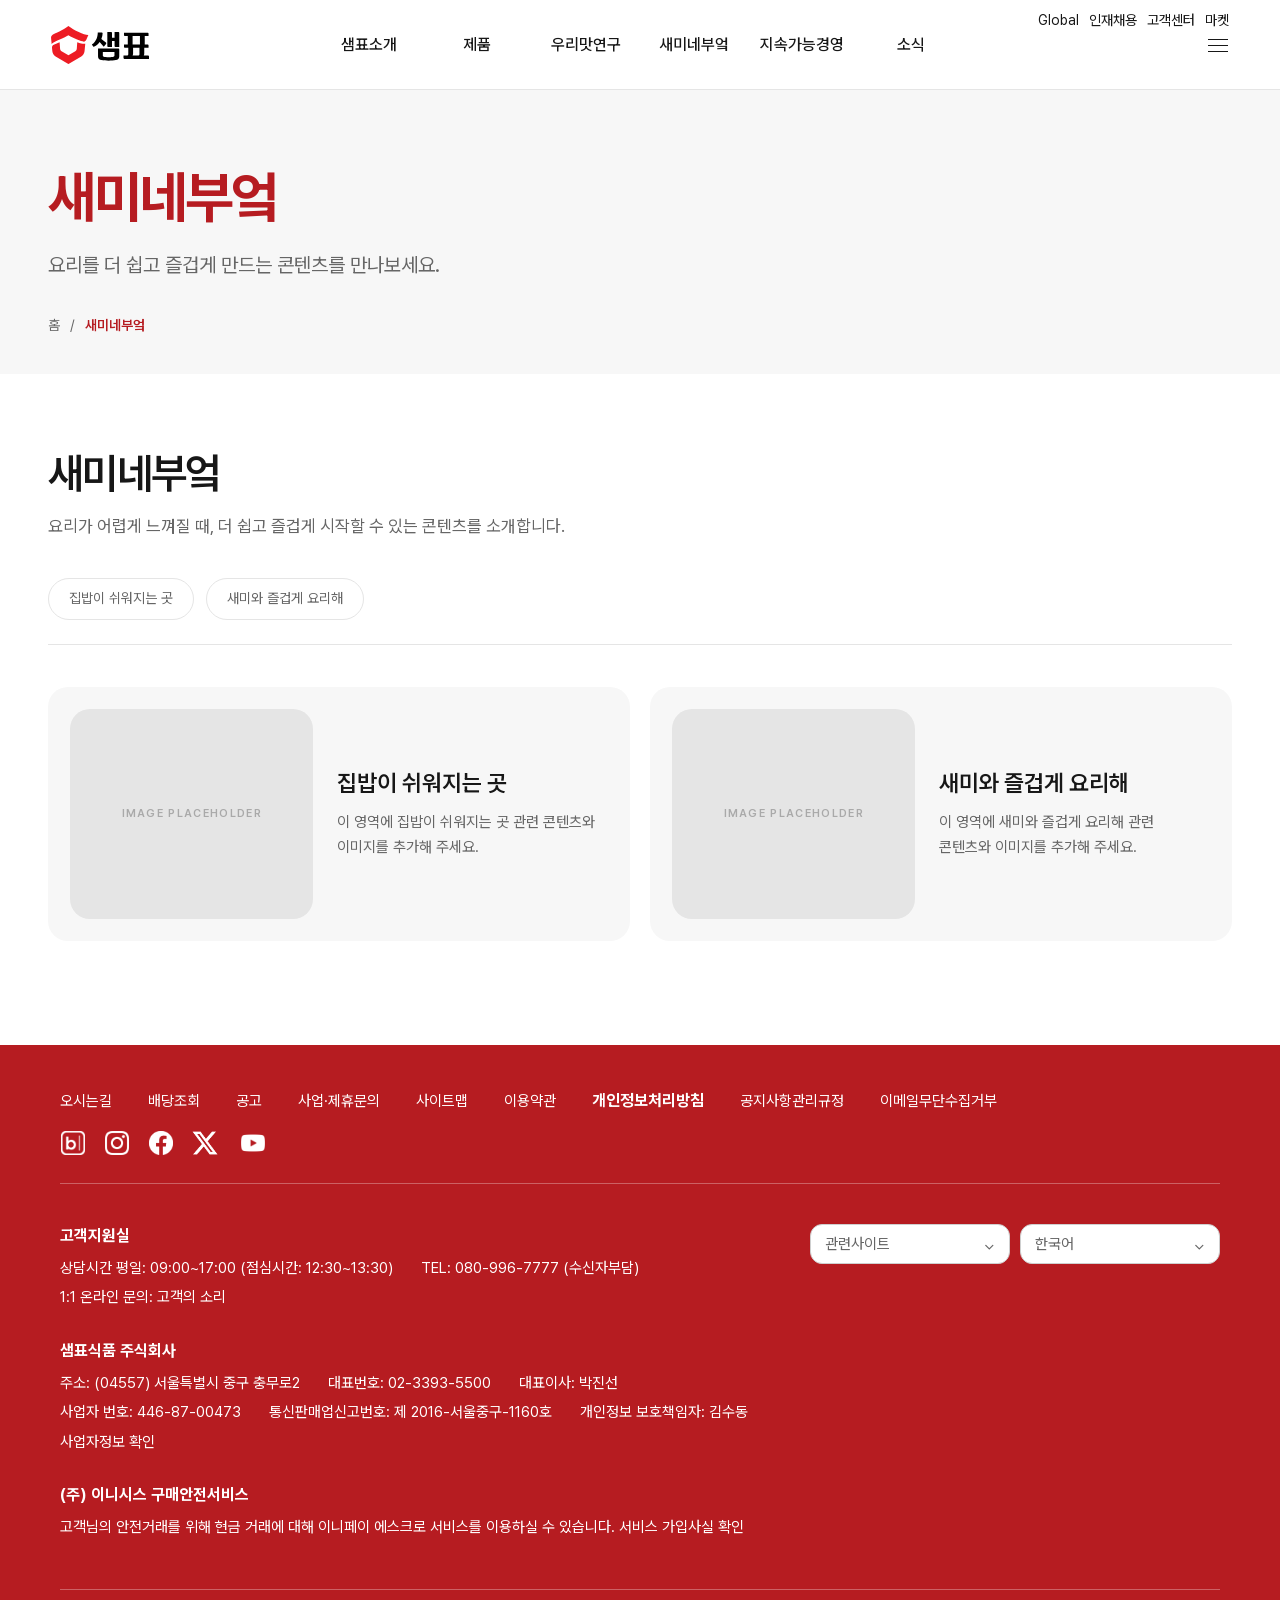
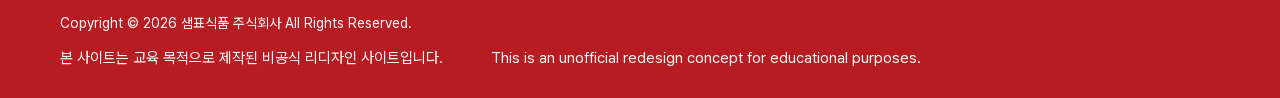
<file: sempio/saemine.html>
<!DOCTYPE html>
<html lang="ko">
<head>
<meta charset="UTF-8">
<meta name="viewport" content="width=device-width, initial-scale=1.0">
<meta name="description" content="요리를 더 쉽고 즐겁게 만드는 콘텐츠를 만나보세요.">
<title>새미네부엌 | 샘표</title>
<link rel="stylesheet" href="../css/default.css">
<link rel="stylesheet" href="../font/css/pretendardvariable.css">
<link rel="stylesheet" href="css/main.css">
<link rel="stylesheet" href="css/product.css">
</head>
<body><div id="wrap">
<header class="site-header product-header">
            <div class="header-inner">
                <a class="brand-logo" href="index.html" aria-label="샘표 홈">
                    <img src="img/logo.svg" alt="샘표" width="98" height="38">
                </a>

                <div class="header-utility">
                    <a href="#">Global</a>
                    <a href="#">인재채용</a>
                    <a href="#">고객센터</a>
                    <a href="#">마켓</a>
                </div>

                <nav class="main-nav" aria-label="주 메뉴">
                    <ul class="nav-list">
                        <li class="nav-item">
                            <a href="about.html">샘표소개</a>
                            <ul class="sub-menu">
                                <li><a href="about.html#story">샘표이야기</a></li>
                                <li><a href="about.html#history">역사</a></li>
                                <li><a href="about.html#values">철학 · 가치</a></li>
                            </ul>
                        </li>
                        <li class="nav-item">
                            <a href="product.html" aria-current="page">제품</a>
                            <ul class="sub-menu">
                                <li><a href="#all-products" data-jump-tab="all">전체제품</a></li>
                                <li><a href="#type-products" data-jump-tab="type">종류별 제품</a></li>
                                <li><a href="#brand-products" data-jump-tab="brand">브랜드별 제품</a></li>
                                <li><a href="#new-products" data-jump-tab="new">신제품</a></li>
                            </ul>
                        </li>
                        <li class="nav-item">
                            <a href="urimat.html">우리맛연구</a>
                            <ul class="sub-menu">
                                <li><a href="urimat.html#research">우리맛연구</a></li>
                                <li><a href="urimat.html#experience">우리맛체험</a></li>
                                <li><a href="urimat.html#recipes">레시피</a></li>
                            </ul>
                        </li>
                        <li class="nav-item">
                            <a href="#">새미네부엌</a>
                            <ul class="sub-menu">
                                <li><a href="#">집밥이 쉬워지는 곳</a></li>
                                <li><a href="#">새미와 즐겁게 요리해</a></li>
                            </ul>
                        </li>
                        <li class="nav-item">
                            <a href="sustainability.html">지속가능경영</a>
                            <ul class="sub-menu">
                                <li><a href="sustainability.html#philosophy">경영철학</a></li>
                                <li><a href="sustainability.html#ethics">윤리경영</a></li>
                                <li><a href="sustainability.html#consumer">소비자 중심 경영</a></li>
                                <li><a href="sustainability.html#quality">품질경영</a></li>
                                <li><a href="sustainability.html#social">사회공헌</a></li>
                                <li><a href="sustainability.html#governance">지배구조</a></li>
                                <li><a href="sustainability.html#partnership">동반성장</a></li>
                            </ul>
                        </li>
                        <li class="nav-item">
                            <a href="news.html">소식</a>
                            <ul class="sub-menu">
                                <li><a href="news.html#events">이벤트</a></li>
                                <li><a href="news.html#news-list">뉴스</a></li>
                                <li><a href="news.html#notices">공지사항</a></li>
                                <li><a href="news.html#sns">SNS</a></li>
                            </ul>
                        </li>
                    </ul>
                </nav>

                <button class="menu-toggle" type="button" aria-label="전체 메뉴 열기">
                    <span></span><span></span><span></span>
                </button>
            </div>
        </header>
<main>
<section class="product-hero" aria-labelledby="page-title"><div class="product-container">
<h1 id="page-title">새미네부엌</h1>
<p class="product-hero__desc">요리를 더 쉽고 즐겁게 만드는 콘텐츠를 만나보세요.</p>
<nav class="breadcrumb" aria-label="현재 위치"><a href="index.html">홈</a><span>/</span><span aria-current="page">새미네부엌</span></nav>
</div></section>
<section class="product-catalog subpage-catalog"><div class="product-container">
<div class="catalog-heading"><div><h2>새미네부엌</h2><p class="catalog-heading__desc">요리가 어렵게 느껴질 때, 더 쉽고 즐겁게 시작할 수 있는 콘텐츠를 소개합니다.</p></div></div>
<nav class="subpage-anchor-nav" aria-label="새미네부엌 상세 메뉴"><a href="#easy-cooking">집밥이 쉬워지는 곳</a><a href="#cook-together">새미와 즐겁게 요리해</a></nav>
<div class="subpage-content-list"><article class="subpage-content-card" id="easy-cooking">
   <div class="subpage-placeholder"><span>IMAGE PLACEHOLDER</span></div>
   <div class="subpage-card-copy"><h3>집밥이 쉬워지는 곳</h3><p>이 영역에 집밥이 쉬워지는 곳 관련 콘텐츠와 이미지를 추가해 주세요.</p></div>
 </article>
<article class="subpage-content-card" id="cook-together">
   <div class="subpage-placeholder"><span>IMAGE PLACEHOLDER</span></div>
   <div class="subpage-card-copy"><h3>새미와 즐겁게 요리해</h3><p>이 영역에 새미와 즐겁게 요리해 관련 콘텐츠와 이미지를 추가해 주세요.</p></div>
 </article></div>
</div></section>
</main>
<footer class="site-footer">
            <div class="footer-inner">
                <div class="footer-top">
                    <nav class="footer-utility" aria-label="기타 메뉴">
                        <a href="#">오시는길</a>
                        <a href="#">배당조회</a>
                        <a href="#">공고</a>
                        <a href="#">사업·제휴문의</a>
                        <a href="#">사이트맵</a>
                        <a href="#">이용약관</a>
                        <a href="#" class="is-strong">개인정보처리방침</a>
                        <a href="#">공지사항관리규정</a>
                        <a href="#">이메일무단수집거부</a>
                    </nav>
                    <div class="footer-social" aria-label="샘표 SNS">
                        <a href="#" aria-label="네이버"><img src="img/sns_logo_naver.png" alt=""></a>
                        <a href="#" aria-label="인스타그램"><img src="img/sns_logo_Instagram.png" alt=""></a>
                        <a href="#" aria-label="페이스북"><img src="img/sns_logo_facebook.png" alt=""></a>
                        <a href="#" aria-label="X"><img src="img/sns_logo_X.png" alt=""></a>
                        <a href="#" aria-label="유튜브"><img src="img/sns_logo_youtube.png" alt=""></a>
                    </div>
                </div>

                <div class="footer-main">
                    <div class="footer-info">
                        <section class="footer-group" aria-label="고객지원실">
                            <h2>고객지원실</h2>
                            <div class="footer-group__lines">
                                <p>상담시간 평일: 09:00~17:00 (점심시간: 12:30~13:30)</p>
                                <p>TEL: 080-996-7777 (수신자부담)</p>
                                <p>1:1 온라인 문의: 고객의 소리</p>
                            </div>
                        </section>

                        <section class="footer-group" aria-label="회사 정보">
                            <h2>샘표식품 주식회사</h2>
                            <div class="footer-group__lines">
                                <p>주소: (04557) 서울특별시 중구 충무로2</p>
                                <p>대표번호: 02-3393-5500</p>
                                <p>대표이사: 박진선</p>
                                <p>사업자 번호: 446-87-00473</p>
                                <p>통신판매업신고번호: 제 2016-서울중구-1160호</p>
                                <p>개인정보 보호책임자: 김수동</p>
                                <p>사업자정보 확인</p>
                            </div>
                        </section>

                        <section class="footer-group" aria-label="구매안전서비스">
                            <h2>(주) 이니시스 구매안전서비스</h2>
                            <div class="footer-group__lines">
                                <p>고객님의 안전거래를 위해 현금 거래에 대해 이니페이 에스크로 서비스를 이용하실 수 있습니다. 서비스 가입사실 확인</p>
                            </div>
                        </section>
                    </div>

                    <div class="footer-side">
                        <div class="footer-selects">
                            <div class="footer-dropdown">
                                <button class="footer-dropdown__trigger" type="button" aria-expanded="false" aria-controls="related-sites-menu">관련사이트 <span aria-hidden="true">⌃</span></button>
                                <ul class="footer-dropdown__menu" id="related-sites-menu" hidden>
                                    <li><button type="button">새미네마켓</button></li>
                                    <li><button type="button">새미네부엌</button></li>
                                    <li><button type="button">즐겁게 요리해!</button></li>
                                    <li><button type="button">연두</button></li>
                                    <li><button type="button">폰타나</button></li>
                                    <li><button type="button">티아시아</button></li>
                                    <li><button type="button">차오차이</button></li>
                                    <li><button type="button">우리맛문화재단</button></li>
                                    <li><button type="button">인재채용</button></li>
                                    <li><button type="button">윤리경영</button></li>
                                </ul>
                            </div>
                            <div class="footer-dropdown">
                                <button class="footer-dropdown__trigger" type="button" aria-expanded="false" aria-controls="footer-language-menu">한국어 <span aria-hidden="true">⌃</span></button>
                                <ul class="footer-dropdown__menu" id="footer-language-menu" hidden>
                                    <li><button type="button">한국어</button></li>
                                    <li><button type="button">GLOBAL</button></li>
                                </ul>
                            </div>
                        </div>
                    </div>
                </div>

                <div class="footer-bottom">
                    <p class="footer-copyright">Copyright © 2026 샘표식품 주식회사 All Rights Reserved.</p>
                    <p>본 사이트는 교육 목적으로 제작된 비공식 리디자인 사이트입니다.</p>
                    <p>This is an unofficial redesign concept for educational purposes.</p>
                </div>
            </div>
        </footer>
</div>
<script src="js/product.js"></script>
</body></html>
</file>
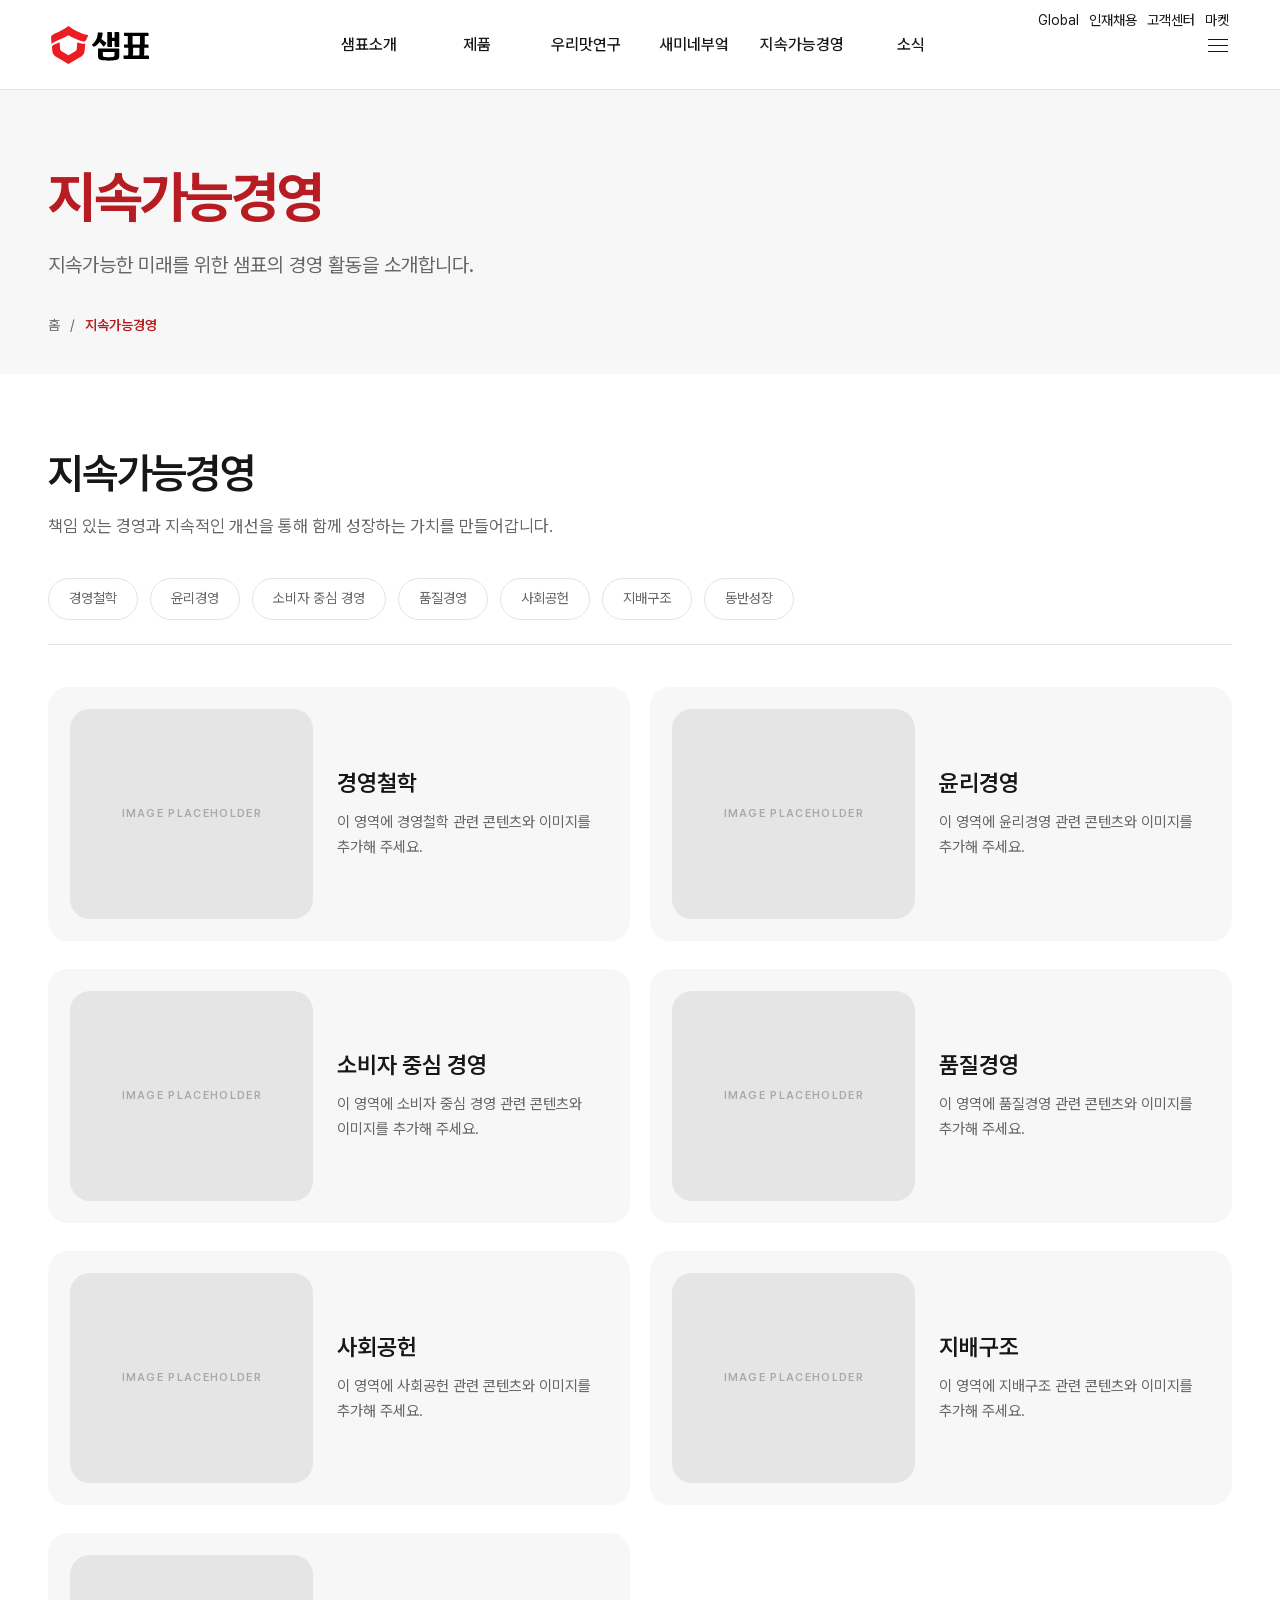
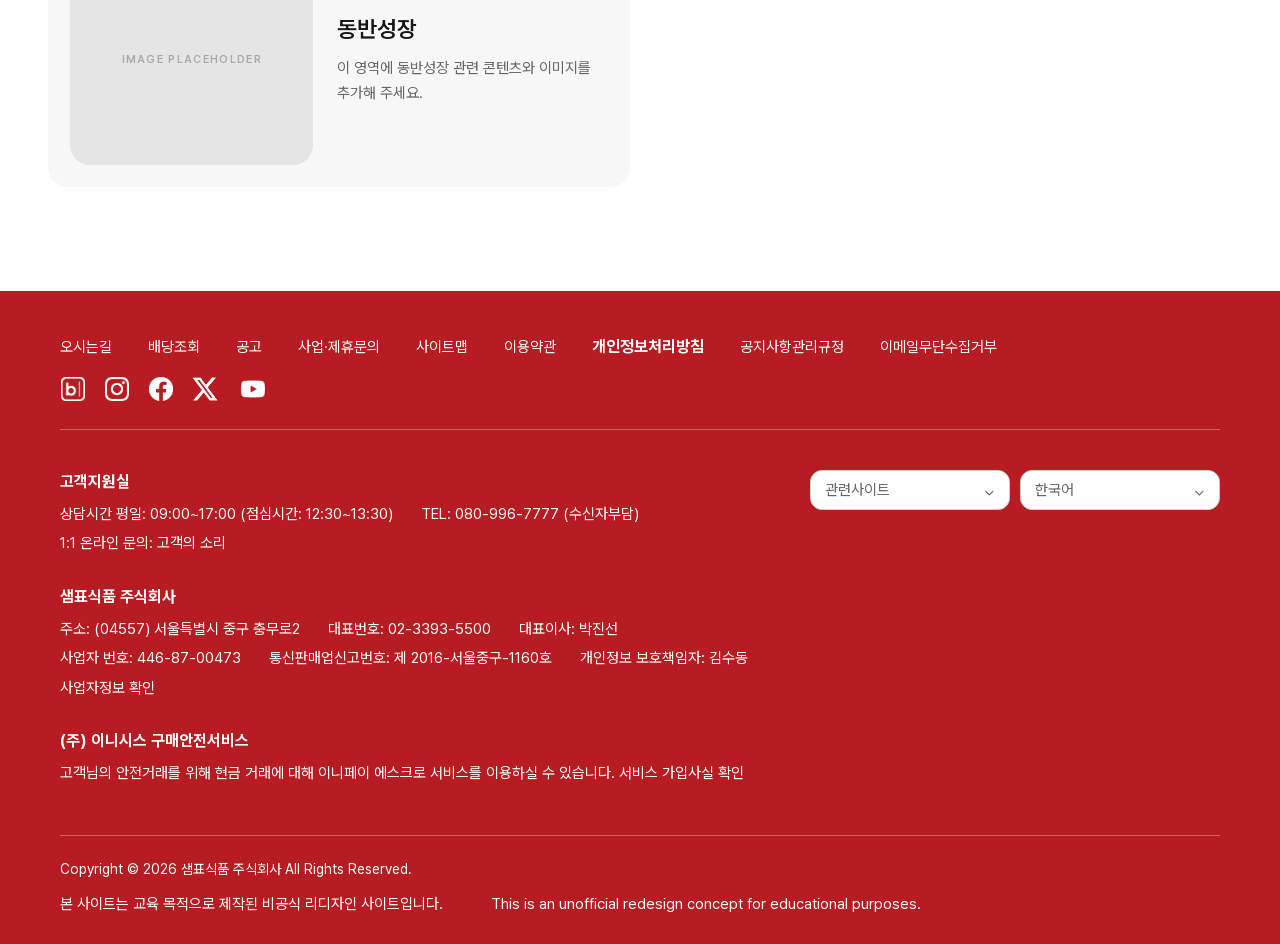
<file: sempio/sustainability.html>
<!DOCTYPE html>
<html lang="ko">
<head>
<meta charset="UTF-8">
<meta name="viewport" content="width=device-width, initial-scale=1.0">
<meta name="description" content="지속가능한 미래를 위한 샘표의 경영 활동을 소개합니다.">
<title>지속가능경영 | 샘표</title>
<link rel="stylesheet" href="../css/default.css">
<link rel="stylesheet" href="../font/css/pretendardvariable.css">
<link rel="stylesheet" href="css/main.css">
<link rel="stylesheet" href="css/product.css">
</head>
<body><div id="wrap">
<header class="site-header product-header">
            <div class="header-inner">
                <a class="brand-logo" href="index.html" aria-label="샘표 홈">
                    <img src="img/logo.svg" alt="샘표" width="98" height="38">
                </a>

                <div class="header-utility">
                    <a href="#">Global</a>
                    <a href="#">인재채용</a>
                    <a href="#">고객센터</a>
                    <a href="#">마켓</a>
                </div>

                <nav class="main-nav" aria-label="주 메뉴">
                    <ul class="nav-list">
                        <li class="nav-item">
                            <a href="about.html">샘표소개</a>
                            <ul class="sub-menu">
                                <li><a href="about.html#story">샘표이야기</a></li>
                                <li><a href="about.html#history">역사</a></li>
                                <li><a href="about.html#values">철학 · 가치</a></li>
                            </ul>
                        </li>
                        <li class="nav-item">
                            <a href="product.html" aria-current="page">제품</a>
                            <ul class="sub-menu">
                                <li><a href="#all-products" data-jump-tab="all">전체제품</a></li>
                                <li><a href="#type-products" data-jump-tab="type">종류별 제품</a></li>
                                <li><a href="#brand-products" data-jump-tab="brand">브랜드별 제품</a></li>
                                <li><a href="#new-products" data-jump-tab="new">신제품</a></li>
                            </ul>
                        </li>
                        <li class="nav-item">
                            <a href="urimat.html">우리맛연구</a>
                            <ul class="sub-menu">
                                <li><a href="urimat.html#research">우리맛연구</a></li>
                                <li><a href="urimat.html#experience">우리맛체험</a></li>
                                <li><a href="urimat.html#recipes">레시피</a></li>
                            </ul>
                        </li>
                        <li class="nav-item">
                            <a href="saemine.html">새미네부엌</a>
                            <ul class="sub-menu">
                                <li><a href="saemine.html#easy-cooking">집밥이 쉬워지는 곳</a></li>
                                <li><a href="saemine.html#cook-together">새미와 즐겁게 요리해</a></li>
                            </ul>
                        </li>
                        <li class="nav-item">
                            <a href="#">지속가능경영</a>
                            <ul class="sub-menu">
                                <li><a href="#">경영철학</a></li>
                                <li><a href="#">윤리경영</a></li>
                                <li><a href="#">소비자 중심 경영</a></li>
                                <li><a href="#">품질경영</a></li>
                                <li><a href="#">사회공헌</a></li>
                                <li><a href="#">지배구조</a></li>
                                <li><a href="#">동반성장</a></li>
                            </ul>
                        </li>
                        <li class="nav-item">
                            <a href="news.html">소식</a>
                            <ul class="sub-menu">
                                <li><a href="news.html#events">이벤트</a></li>
                                <li><a href="news.html#news-list">뉴스</a></li>
                                <li><a href="news.html#notices">공지사항</a></li>
                                <li><a href="news.html#sns">SNS</a></li>
                            </ul>
                        </li>
                    </ul>
                </nav>

                <button class="menu-toggle" type="button" aria-label="전체 메뉴 열기">
                    <span></span><span></span><span></span>
                </button>
            </div>
        </header>
<main>
<section class="product-hero" aria-labelledby="page-title"><div class="product-container">
<h1 id="page-title">지속가능경영</h1>
<p class="product-hero__desc">지속가능한 미래를 위한 샘표의 경영 활동을 소개합니다.</p>
<nav class="breadcrumb" aria-label="현재 위치"><a href="index.html">홈</a><span>/</span><span aria-current="page">지속가능경영</span></nav>
</div></section>
<section class="product-catalog subpage-catalog"><div class="product-container">
<div class="catalog-heading"><div><h2>지속가능경영</h2><p class="catalog-heading__desc">책임 있는 경영과 지속적인 개선을 통해 함께 성장하는 가치를 만들어갑니다.</p></div></div>
<nav class="subpage-anchor-nav" aria-label="지속가능경영 상세 메뉴"><a href="#philosophy">경영철학</a><a href="#ethics">윤리경영</a><a href="#consumer">소비자 중심 경영</a><a href="#quality">품질경영</a><a href="#social">사회공헌</a><a href="#governance">지배구조</a><a href="#partnership">동반성장</a></nav>
<div class="subpage-content-list"><article class="subpage-content-card" id="philosophy">
   <div class="subpage-placeholder"><span>IMAGE PLACEHOLDER</span></div>
   <div class="subpage-card-copy"><h3>경영철학</h3><p>이 영역에 경영철학 관련 콘텐츠와 이미지를 추가해 주세요.</p></div>
 </article>
<article class="subpage-content-card" id="ethics">
   <div class="subpage-placeholder"><span>IMAGE PLACEHOLDER</span></div>
   <div class="subpage-card-copy"><h3>윤리경영</h3><p>이 영역에 윤리경영 관련 콘텐츠와 이미지를 추가해 주세요.</p></div>
 </article>
<article class="subpage-content-card" id="consumer">
   <div class="subpage-placeholder"><span>IMAGE PLACEHOLDER</span></div>
   <div class="subpage-card-copy"><h3>소비자 중심 경영</h3><p>이 영역에 소비자 중심 경영 관련 콘텐츠와 이미지를 추가해 주세요.</p></div>
 </article>
<article class="subpage-content-card" id="quality">
   <div class="subpage-placeholder"><span>IMAGE PLACEHOLDER</span></div>
   <div class="subpage-card-copy"><h3>품질경영</h3><p>이 영역에 품질경영 관련 콘텐츠와 이미지를 추가해 주세요.</p></div>
 </article>
<article class="subpage-content-card" id="social">
   <div class="subpage-placeholder"><span>IMAGE PLACEHOLDER</span></div>
   <div class="subpage-card-copy"><h3>사회공헌</h3><p>이 영역에 사회공헌 관련 콘텐츠와 이미지를 추가해 주세요.</p></div>
 </article>
<article class="subpage-content-card" id="governance">
   <div class="subpage-placeholder"><span>IMAGE PLACEHOLDER</span></div>
   <div class="subpage-card-copy"><h3>지배구조</h3><p>이 영역에 지배구조 관련 콘텐츠와 이미지를 추가해 주세요.</p></div>
 </article>
<article class="subpage-content-card" id="partnership">
   <div class="subpage-placeholder"><span>IMAGE PLACEHOLDER</span></div>
   <div class="subpage-card-copy"><h3>동반성장</h3><p>이 영역에 동반성장 관련 콘텐츠와 이미지를 추가해 주세요.</p></div>
 </article></div>
</div></section>
</main>
<footer class="site-footer">
            <div class="footer-inner">
                <div class="footer-top">
                    <nav class="footer-utility" aria-label="기타 메뉴">
                        <a href="#">오시는길</a>
                        <a href="#">배당조회</a>
                        <a href="#">공고</a>
                        <a href="#">사업·제휴문의</a>
                        <a href="#">사이트맵</a>
                        <a href="#">이용약관</a>
                        <a href="#" class="is-strong">개인정보처리방침</a>
                        <a href="#">공지사항관리규정</a>
                        <a href="#">이메일무단수집거부</a>
                    </nav>
                    <div class="footer-social" aria-label="샘표 SNS">
                        <a href="#" aria-label="네이버"><img src="img/sns_logo_naver.png" alt=""></a>
                        <a href="#" aria-label="인스타그램"><img src="img/sns_logo_Instagram.png" alt=""></a>
                        <a href="#" aria-label="페이스북"><img src="img/sns_logo_facebook.png" alt=""></a>
                        <a href="#" aria-label="X"><img src="img/sns_logo_X.png" alt=""></a>
                        <a href="#" aria-label="유튜브"><img src="img/sns_logo_youtube.png" alt=""></a>
                    </div>
                </div>

                <div class="footer-main">
                    <div class="footer-info">
                        <section class="footer-group" aria-label="고객지원실">
                            <h2>고객지원실</h2>
                            <div class="footer-group__lines">
                                <p>상담시간 평일: 09:00~17:00 (점심시간: 12:30~13:30)</p>
                                <p>TEL: 080-996-7777 (수신자부담)</p>
                                <p>1:1 온라인 문의: 고객의 소리</p>
                            </div>
                        </section>

                        <section class="footer-group" aria-label="회사 정보">
                            <h2>샘표식품 주식회사</h2>
                            <div class="footer-group__lines">
                                <p>주소: (04557) 서울특별시 중구 충무로2</p>
                                <p>대표번호: 02-3393-5500</p>
                                <p>대표이사: 박진선</p>
                                <p>사업자 번호: 446-87-00473</p>
                                <p>통신판매업신고번호: 제 2016-서울중구-1160호</p>
                                <p>개인정보 보호책임자: 김수동</p>
                                <p>사업자정보 확인</p>
                            </div>
                        </section>

                        <section class="footer-group" aria-label="구매안전서비스">
                            <h2>(주) 이니시스 구매안전서비스</h2>
                            <div class="footer-group__lines">
                                <p>고객님의 안전거래를 위해 현금 거래에 대해 이니페이 에스크로 서비스를 이용하실 수 있습니다. 서비스 가입사실 확인</p>
                            </div>
                        </section>
                    </div>

                    <div class="footer-side">
                        <div class="footer-selects">
                            <div class="footer-dropdown">
                                <button class="footer-dropdown__trigger" type="button" aria-expanded="false" aria-controls="related-sites-menu">관련사이트 <span aria-hidden="true">⌃</span></button>
                                <ul class="footer-dropdown__menu" id="related-sites-menu" hidden>
                                    <li><button type="button">새미네마켓</button></li>
                                    <li><button type="button">새미네부엌</button></li>
                                    <li><button type="button">즐겁게 요리해!</button></li>
                                    <li><button type="button">연두</button></li>
                                    <li><button type="button">폰타나</button></li>
                                    <li><button type="button">티아시아</button></li>
                                    <li><button type="button">차오차이</button></li>
                                    <li><button type="button">우리맛문화재단</button></li>
                                    <li><button type="button">인재채용</button></li>
                                    <li><button type="button">윤리경영</button></li>
                                </ul>
                            </div>
                            <div class="footer-dropdown">
                                <button class="footer-dropdown__trigger" type="button" aria-expanded="false" aria-controls="footer-language-menu">한국어 <span aria-hidden="true">⌃</span></button>
                                <ul class="footer-dropdown__menu" id="footer-language-menu" hidden>
                                    <li><button type="button">한국어</button></li>
                                    <li><button type="button">GLOBAL</button></li>
                                </ul>
                            </div>
                        </div>
                    </div>
                </div>

                <div class="footer-bottom">
                    <p class="footer-copyright">Copyright © 2026 샘표식품 주식회사 All Rights Reserved.</p>
                    <p>본 사이트는 교육 목적으로 제작된 비공식 리디자인 사이트입니다.</p>
                    <p>This is an unofficial redesign concept for educational purposes.</p>
                </div>
            </div>
        </footer>
</div>
<script src="js/product.js"></script>
</body></html>
</file>
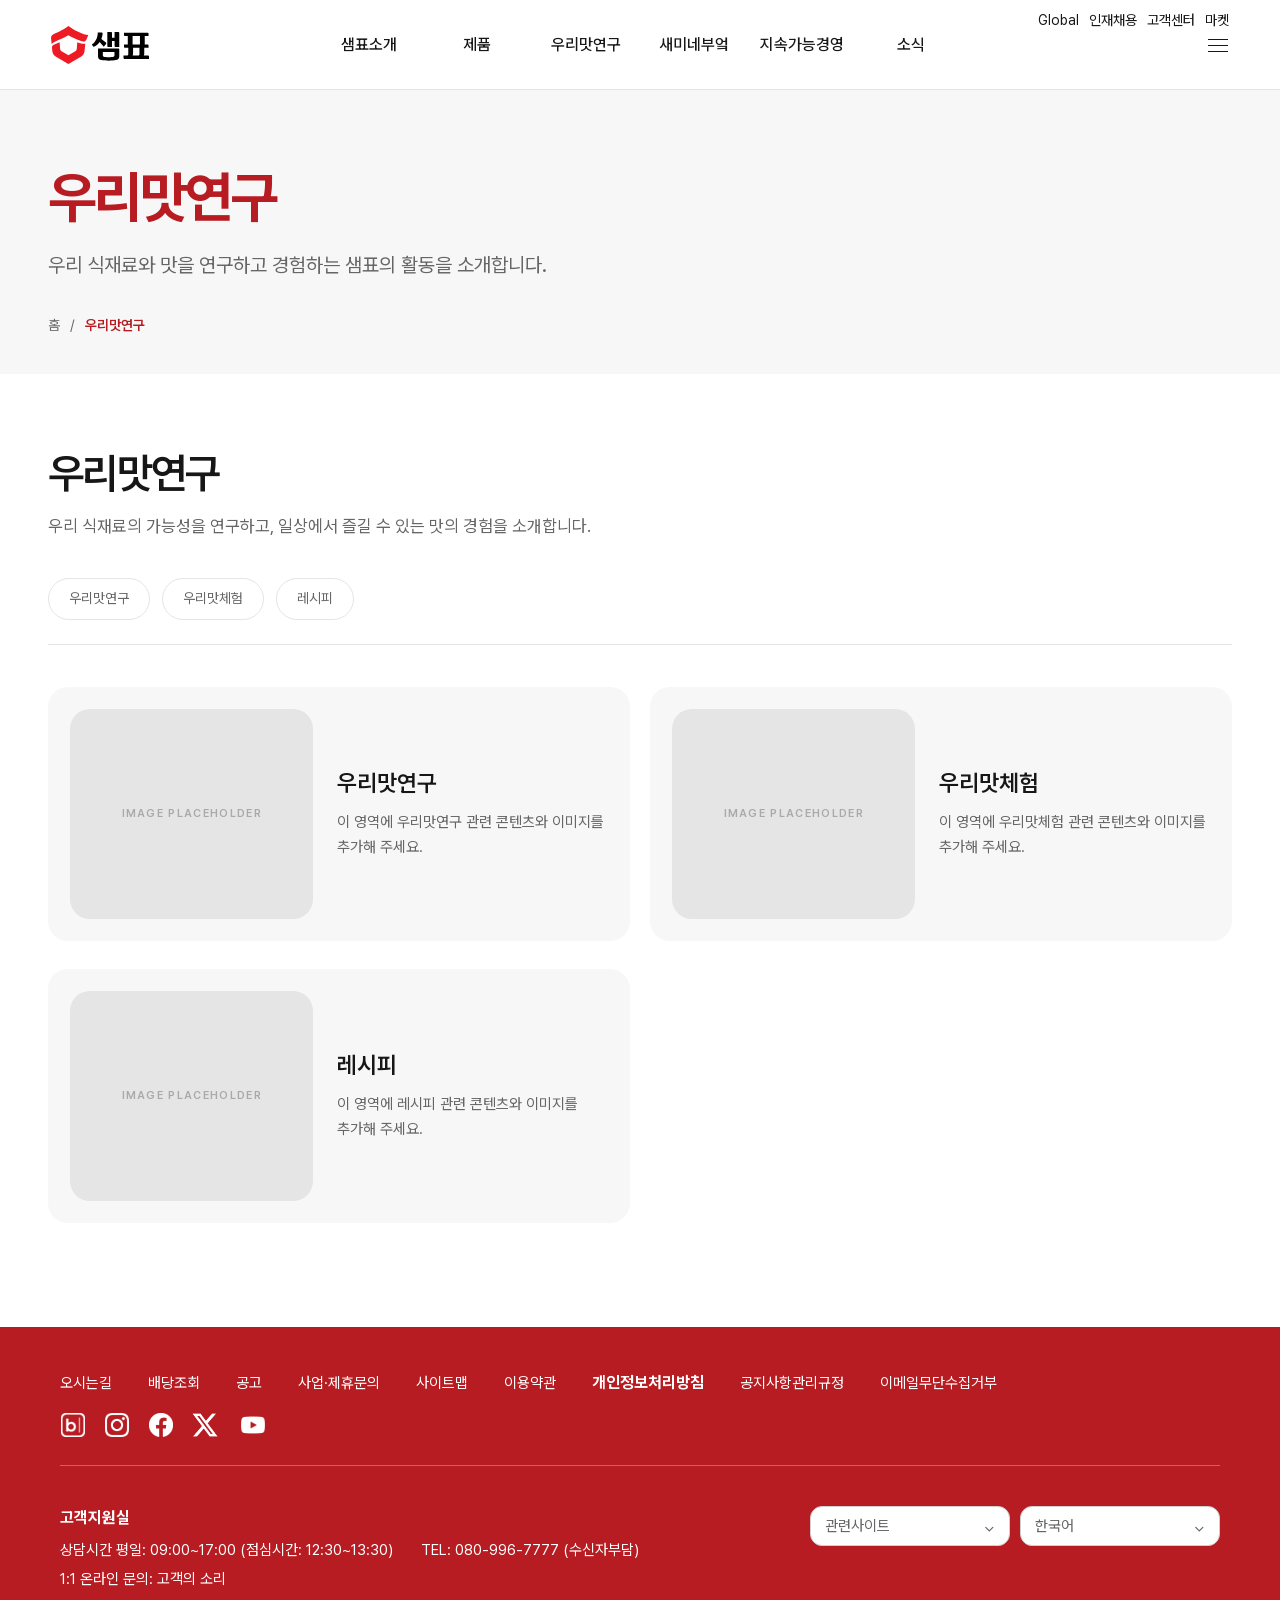
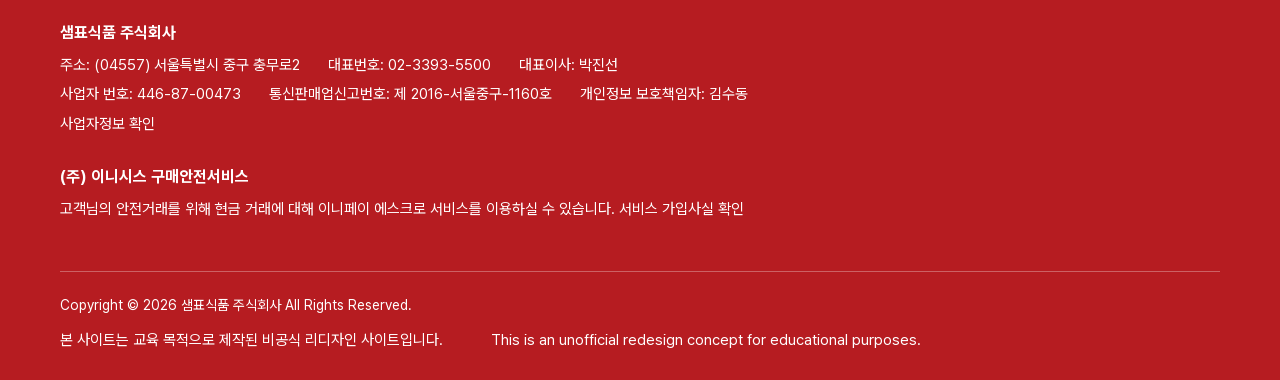
<file: sempio/urimat.html>
<!DOCTYPE html>
<html lang="ko">
<head>
<meta charset="UTF-8">
<meta name="viewport" content="width=device-width, initial-scale=1.0">
<meta name="description" content="우리 식재료와 맛을 연구하고 경험하는 샘표의 활동을 소개합니다.">
<title>우리맛연구 | 샘표</title>
<link rel="stylesheet" href="../css/default.css">
<link rel="stylesheet" href="../font/css/pretendardvariable.css">
<link rel="stylesheet" href="css/main.css">
<link rel="stylesheet" href="css/product.css">
</head>
<body><div id="wrap">
<header class="site-header product-header">
            <div class="header-inner">
                <a class="brand-logo" href="index.html" aria-label="샘표 홈">
                    <img src="img/logo.svg" alt="샘표" width="98" height="38">
                </a>

                <div class="header-utility">
                    <a href="#">Global</a>
                    <a href="#">인재채용</a>
                    <a href="#">고객센터</a>
                    <a href="#">마켓</a>
                </div>

                <nav class="main-nav" aria-label="주 메뉴">
                    <ul class="nav-list">
                        <li class="nav-item">
                            <a href="about.html">샘표소개</a>
                            <ul class="sub-menu">
                                <li><a href="about.html#story">샘표이야기</a></li>
                                <li><a href="about.html#history">역사</a></li>
                                <li><a href="about.html#values">철학 · 가치</a></li>
                            </ul>
                        </li>
                        <li class="nav-item">
                            <a href="product.html" aria-current="page">제품</a>
                            <ul class="sub-menu">
                                <li><a href="#all-products" data-jump-tab="all">전체제품</a></li>
                                <li><a href="#type-products" data-jump-tab="type">종류별 제품</a></li>
                                <li><a href="#brand-products" data-jump-tab="brand">브랜드별 제품</a></li>
                                <li><a href="#new-products" data-jump-tab="new">신제품</a></li>
                            </ul>
                        </li>
                        <li class="nav-item">
                            <a href="#">우리맛연구</a>
                            <ul class="sub-menu">
                                <li><a href="#">우리맛연구</a></li>
                                <li><a href="#">우리맛체험</a></li>
                                <li><a href="#">레시피</a></li>
                            </ul>
                        </li>
                        <li class="nav-item">
                            <a href="saemine.html">새미네부엌</a>
                            <ul class="sub-menu">
                                <li><a href="saemine.html#easy-cooking">집밥이 쉬워지는 곳</a></li>
                                <li><a href="saemine.html#cook-together">새미와 즐겁게 요리해</a></li>
                            </ul>
                        </li>
                        <li class="nav-item">
                            <a href="sustainability.html">지속가능경영</a>
                            <ul class="sub-menu">
                                <li><a href="sustainability.html#philosophy">경영철학</a></li>
                                <li><a href="sustainability.html#ethics">윤리경영</a></li>
                                <li><a href="sustainability.html#consumer">소비자 중심 경영</a></li>
                                <li><a href="sustainability.html#quality">품질경영</a></li>
                                <li><a href="sustainability.html#social">사회공헌</a></li>
                                <li><a href="sustainability.html#governance">지배구조</a></li>
                                <li><a href="sustainability.html#partnership">동반성장</a></li>
                            </ul>
                        </li>
                        <li class="nav-item">
                            <a href="news.html">소식</a>
                            <ul class="sub-menu">
                                <li><a href="news.html#events">이벤트</a></li>
                                <li><a href="news.html#news-list">뉴스</a></li>
                                <li><a href="news.html#notices">공지사항</a></li>
                                <li><a href="news.html#sns">SNS</a></li>
                            </ul>
                        </li>
                    </ul>
                </nav>

                <button class="menu-toggle" type="button" aria-label="전체 메뉴 열기">
                    <span></span><span></span><span></span>
                </button>
            </div>
        </header>
<main>
<section class="product-hero" aria-labelledby="page-title"><div class="product-container">
<h1 id="page-title">우리맛연구</h1>
<p class="product-hero__desc">우리 식재료와 맛을 연구하고 경험하는 샘표의 활동을 소개합니다.</p>
<nav class="breadcrumb" aria-label="현재 위치"><a href="index.html">홈</a><span>/</span><span aria-current="page">우리맛연구</span></nav>
</div></section>
<section class="product-catalog subpage-catalog"><div class="product-container">
<div class="catalog-heading"><div><h2>우리맛연구</h2><p class="catalog-heading__desc">우리 식재료의 가능성을 연구하고, 일상에서 즐길 수 있는 맛의 경험을 소개합니다.</p></div></div>
<nav class="subpage-anchor-nav" aria-label="우리맛연구 상세 메뉴"><a href="#research">우리맛연구</a><a href="#experience">우리맛체험</a><a href="#recipes">레시피</a></nav>
<div class="subpage-content-list"><article class="subpage-content-card" id="research">
   <div class="subpage-placeholder"><span>IMAGE PLACEHOLDER</span></div>
   <div class="subpage-card-copy"><h3>우리맛연구</h3><p>이 영역에 우리맛연구 관련 콘텐츠와 이미지를 추가해 주세요.</p></div>
 </article>
<article class="subpage-content-card" id="experience">
   <div class="subpage-placeholder"><span>IMAGE PLACEHOLDER</span></div>
   <div class="subpage-card-copy"><h3>우리맛체험</h3><p>이 영역에 우리맛체험 관련 콘텐츠와 이미지를 추가해 주세요.</p></div>
 </article>
<article class="subpage-content-card" id="recipes">
   <div class="subpage-placeholder"><span>IMAGE PLACEHOLDER</span></div>
   <div class="subpage-card-copy"><h3>레시피</h3><p>이 영역에 레시피 관련 콘텐츠와 이미지를 추가해 주세요.</p></div>
 </article></div>
</div></section>
</main>
<footer class="site-footer">
            <div class="footer-inner">
                <div class="footer-top">
                    <nav class="footer-utility" aria-label="기타 메뉴">
                        <a href="#">오시는길</a>
                        <a href="#">배당조회</a>
                        <a href="#">공고</a>
                        <a href="#">사업·제휴문의</a>
                        <a href="#">사이트맵</a>
                        <a href="#">이용약관</a>
                        <a href="#" class="is-strong">개인정보처리방침</a>
                        <a href="#">공지사항관리규정</a>
                        <a href="#">이메일무단수집거부</a>
                    </nav>
                    <div class="footer-social" aria-label="샘표 SNS">
                        <a href="#" aria-label="네이버"><img src="img/sns_logo_naver.png" alt=""></a>
                        <a href="#" aria-label="인스타그램"><img src="img/sns_logo_Instagram.png" alt=""></a>
                        <a href="#" aria-label="페이스북"><img src="img/sns_logo_facebook.png" alt=""></a>
                        <a href="#" aria-label="X"><img src="img/sns_logo_X.png" alt=""></a>
                        <a href="#" aria-label="유튜브"><img src="img/sns_logo_youtube.png" alt=""></a>
                    </div>
                </div>

                <div class="footer-main">
                    <div class="footer-info">
                        <section class="footer-group" aria-label="고객지원실">
                            <h2>고객지원실</h2>
                            <div class="footer-group__lines">
                                <p>상담시간 평일: 09:00~17:00 (점심시간: 12:30~13:30)</p>
                                <p>TEL: 080-996-7777 (수신자부담)</p>
                                <p>1:1 온라인 문의: 고객의 소리</p>
                            </div>
                        </section>

                        <section class="footer-group" aria-label="회사 정보">
                            <h2>샘표식품 주식회사</h2>
                            <div class="footer-group__lines">
                                <p>주소: (04557) 서울특별시 중구 충무로2</p>
                                <p>대표번호: 02-3393-5500</p>
                                <p>대표이사: 박진선</p>
                                <p>사업자 번호: 446-87-00473</p>
                                <p>통신판매업신고번호: 제 2016-서울중구-1160호</p>
                                <p>개인정보 보호책임자: 김수동</p>
                                <p>사업자정보 확인</p>
                            </div>
                        </section>

                        <section class="footer-group" aria-label="구매안전서비스">
                            <h2>(주) 이니시스 구매안전서비스</h2>
                            <div class="footer-group__lines">
                                <p>고객님의 안전거래를 위해 현금 거래에 대해 이니페이 에스크로 서비스를 이용하실 수 있습니다. 서비스 가입사실 확인</p>
                            </div>
                        </section>
                    </div>

                    <div class="footer-side">
                        <div class="footer-selects">
                            <div class="footer-dropdown">
                                <button class="footer-dropdown__trigger" type="button" aria-expanded="false" aria-controls="related-sites-menu">관련사이트 <span aria-hidden="true">⌃</span></button>
                                <ul class="footer-dropdown__menu" id="related-sites-menu" hidden>
                                    <li><button type="button">새미네마켓</button></li>
                                    <li><button type="button">새미네부엌</button></li>
                                    <li><button type="button">즐겁게 요리해!</button></li>
                                    <li><button type="button">연두</button></li>
                                    <li><button type="button">폰타나</button></li>
                                    <li><button type="button">티아시아</button></li>
                                    <li><button type="button">차오차이</button></li>
                                    <li><button type="button">우리맛문화재단</button></li>
                                    <li><button type="button">인재채용</button></li>
                                    <li><button type="button">윤리경영</button></li>
                                </ul>
                            </div>
                            <div class="footer-dropdown">
                                <button class="footer-dropdown__trigger" type="button" aria-expanded="false" aria-controls="footer-language-menu">한국어 <span aria-hidden="true">⌃</span></button>
                                <ul class="footer-dropdown__menu" id="footer-language-menu" hidden>
                                    <li><button type="button">한국어</button></li>
                                    <li><button type="button">GLOBAL</button></li>
                                </ul>
                            </div>
                        </div>
                    </div>
                </div>

                <div class="footer-bottom">
                    <p class="footer-copyright">Copyright © 2026 샘표식품 주식회사 All Rights Reserved.</p>
                    <p>본 사이트는 교육 목적으로 제작된 비공식 리디자인 사이트입니다.</p>
                    <p>This is an unofficial redesign concept for educational purposes.</p>
                </div>
            </div>
        </footer>
</div>
<script src="js/product.js"></script>
</body></html>
</file>
<file: font/css/pretendardvariable.css>
/*
Copyright (c) 2021 Kil Hyung-jin, with Reserved Font Name Pretendard.
https://github.com/orioncactus/pretendard

This Font Software is licensed under the SIL Open Font License, Version 1.1.
This license is copied below, and is also available with a FAQ at:
http://scripts.sil.org/OFL
*/

@font-face {
	font-family: 'Pretendard Variable';
	font-weight: 45 920;
	font-style: normal;
	font-display: swap;
	src: url('../PretendardVariable.woff2') format('woff2-variations');
}
</file>
<file: font/css/sdgothicneo.css>
@font-face {
	font-family: 'Sandoll GothicNeoRound';
	font-weight: 300;
	font-style: normal;
	font-display: swap;
	src: url('../SDGothicNeoRound-eMd.woff') format('woff');
}

@font-face {
	font-family: 'Sandoll GothicNeoRound';
	font-weight: 700;
	font-style: normal;
	font-display: swap;
	src: url('../SDGothicNeoRound-gBd.woff') format('woff');
}

@font-face {
	font-family: 'Sandoll GothicNeoRound';
	font-weight: 800;
	font-style: normal;
	font-display: swap;
	src: url('../SDGothicNeoRound-hEb.woff') format('woff');
}
</file>
<file: css/default.css>
/* ============================================================
   reset.css
   Responsive Reset — Mobile / iOS / Android / Desktop
   ============================================================ */


/* ------------------------------------------------------------
   1. Box Sizing
   ------------------------------------------------------------ */
*,
*::before,
*::after {
  box-sizing: border-box;
}


/* ------------------------------------------------------------
   2. Reset Margin & Padding
   ------------------------------------------------------------ */
* {
  margin: 0;
  padding: 0;
}


/* ------------------------------------------------------------
   3. Root / HTML
   ------------------------------------------------------------ */
html {
  -webkit-text-size-adjust: 100%;
  text-size-adjust: 100%;
  /* scroll-behavior는 전역 설정 대신 필요한 곳에 개별 적용 권장 */
}


/* ------------------------------------------------------------
   4. Body
   ------------------------------------------------------------ */
body {
  min-height: 100dvh;
  line-height: 1.5;
  text-rendering: optimizeSpeed;
  -webkit-font-smoothing: antialiased;
  -moz-osx-font-smoothing: grayscale;
  overflow-x: hidden;
}

/* overflow-x 양쪽 차단 */
html {
  overflow-x: hidden;
}


/* ------------------------------------------------------------
   5. Typography
   ------------------------------------------------------------ */
h1, h2, h3, h4, h5, h6, p {
  overflow-wrap: break-word;
  word-break: keep-all; /* 한국어 줄바꿈 최적화 */
}


/* ------------------------------------------------------------
   6. Lists
   ------------------------------------------------------------ */
ul,
ol {
  list-style: none;
}


/* ------------------------------------------------------------
   7. Links
   ------------------------------------------------------------ */
a {
  color: inherit;
  text-decoration: none;
}


/* ------------------------------------------------------------
   8. Media
   ------------------------------------------------------------ */
img,
picture,
video,
canvas,
svg {
  display: block;
  max-width: 100%;
  vertical-align: middle; /* 인라인 이미지 하단 틈새 제거 */
}

/* 이미지 비율 유지 */
img {
  height: auto;
}


/* ------------------------------------------------------------
   9. Form Elements
   ------------------------------------------------------------ */
input,
button,
textarea,
select {
  font: inherit;
  color: inherit;
  background: none;
  border: none;
  padding: 0;
}

/* iOS 기본 스타일 제거 */
button,
input[type="button"],
input[type="submit"],
input[type="reset"],
input,
textarea,
select {
  appearance: none;
  -webkit-appearance: none;
  border-radius: 0;
}

/* 버튼 커서 */
button,
[type="button"],
[type="submit"],
[type="reset"],
[role="button"] {
  cursor: pointer;
}

/* Textarea */
textarea {
  resize: vertical;
}

/* Remove iOS input inner shadow */
input:not([type="range"]),
textarea {
  -webkit-appearance: none;
}


/* ------------------------------------------------------------
   10. Tables
   ------------------------------------------------------------ */
table {
  border-collapse: collapse;
  border-spacing: 0;
}


/* ------------------------------------------------------------
   11. Accessibility
   ------------------------------------------------------------ */
/* 포커스 링 — 완전 제거 대신 커스텀 유지 (접근성) */
:focus {
  outline: none;
}
:focus-visible {
  outline: 2px solid currentColor;
  outline-offset: 2px;
}

/* 스크린리더 전용 숨김 유틸 */
.sr-only {
  position: absolute;
  width: 1px;
  height: 1px;
  padding: 0;
  margin: -1px;
  overflow: hidden;
  clip: rect(0, 0, 0, 0);
  white-space: nowrap;
  border: 0;
}

/* 모션 감소 설정 대응 */
@media (prefers-reduced-motion: reduce) {
  *,
  *::before,
  *::after {
    animation-duration: 0.01ms !important;
    animation-iteration-count: 1 !important;
    transition-duration: 0.01ms !important;
    scroll-behavior: auto !important;
  }
}

/* hidden 속성 보장 */
[hidden] {
  display: none !important;
}


/* ------------------------------------------------------------
   12. Touch / Tap 최적화
   ------------------------------------------------------------ */
a,
button {
  -webkit-tap-highlight-color: transparent;
}

button,
a,
input,
select,
textarea {
  touch-action: manipulation;
}


/* ------------------------------------------------------------
   13. Inherit (선택적)
   ------------------------------------------------------------ */
/* 일부 브라우저에서 상속 누락 보완 */
fieldset {
  border: none;
}

legend {
  padding: 0;
}

/* hr 기본 스타일 초기화 */
hr {
  border: none;
  border-top: 1px solid currentColor;
  margin: 0;
}
</file>
<file: melon/login.css>
:root {
    --black: #121212;
    --green: #00C037;
    --white: #FAFAFA;
    --gray: #6F6F6F;
    --light-gray: #8C8C8C;
    --button-green: #00942B;
    --system-font: -apple-system, BlinkMacSystemFont, "Apple SD Gothic Neo",
        "Segoe UI", Roboto, "Noto Sans KR", sans-serif;
}

html {
    font-size: 62.5%;
}

body {
    min-height: 100dvh;
    background-color: var(--black);
    color: var(--white);
    font-family: var(--system-font);
    font-size: 1.6rem;
}

#wrap {
    width: 100%;
    min-width: 360px;
    max-width: 1024px;
    min-height: 100dvh;
    margin: 0 auto;
    background-color: var(--black);
}

header {
    display: flex;
    align-items: center;
    justify-content: center;
    position: relative;
    width: 100%;
    height: 48px;
    margin-top: 86px;
}

header h1 {
    font-size: 2rem;
    font-weight: 700;
    line-height: 1;
}

.prev_btn {
    position: absolute;
    left: 4px;
    top: 0;
    width: 48px;
    height: 48px;
    background: url("../King/img/Arrow_back_ios_new.svg") no-repeat center / 48px;
}

main {
    width: 100%;
    max-width: 350px;
    margin: 155px auto 0;
}

.login_form {
    display: flex;
    flex-direction: column;
    gap: 10px;
}

.email_login {
    display: flex;
    flex-direction: column;
    gap: 8px;
}

.email_login label {
    font-size: 1.5rem;
    font-weight: 600;
    line-height: 1;
}

input[type="email"],
input[type="password"] {
    width: 100%;
    height: 40px;
    padding: 0 20px;
    border: 1px solid var(--light-gray);
    border-radius: 8px;
    background-color: var(--black);
    color: var(--white);
    font-family: inherit;
    font-size: 1.6rem;
    line-height: 1;
}

input[type="password"] {
    border-radius: 10px;
}

input::placeholder {
    color: var(--white);
    opacity: 1;
}

input:focus {
    border-color: var(--green);
}

.login_option {
    display: flex;
    align-items: center;
    gap: 30px;
}

.login_option label {
    display: inline-flex;
    align-items: center;
    gap: 6px;
    font-size: 1.6rem;
    line-height: 1;
}

.login_option label span::before {
    content: "";
    display: block;
    width: 30px;
    height: 30px;
    background: url("../King/img/checkBox_disabled.svg") no-repeat center / 30px;
}

.login_option .check:checked + span::before {
    background-image: url("../King/img/Checkbox_Active.svg");
}

.login_btn {
    display: flex;
    align-items: center;
    justify-content: center;
    width: 100%;
    height: 44px;
    margin-top: 20px;
    border-radius: 9999px;
    background-color: var(--button-green);
    color: var(--white);
    font-family: inherit;
    font-size: 1.6rem;
    font-weight: 600;
    line-height: 1;
}

.login_link {
    display: flex;
    justify-content: center;
    align-items: center;
    gap: 12px;
    margin-top: 20px;
    color: #BFBFBF;
    font-size: 1.4rem;
    font-weight: 500;
    line-height: 1;
}

.login_link a {
    display: flex;
    align-items: center;
    gap: 12px;
}

.login_link a:not(:last-child)::after {
    content: "";
    width: 1px;
    height: 12px;
    background-color: var(--light-gray);
}

.sns_login {
    margin-top: 87px;
}

.sns_title {
    display: flex;
    align-items: center;
    gap: 12px;
    width: 100%;
    color: #BFBFBF;
}

.sns_title span {
    flex: 1;
    height: 1px;
    background-color: var(--light-gray);
}

.sns_title h2 {
    flex-shrink: 0;
    font-size: 1.3rem;
    font-weight: 400;
    letter-spacing: 0.03em;
    line-height: 1;
}

.sns_list {
    display: flex;
    justify-content: center;
    align-items: center;
    gap: 20px;
    margin-top: 35px;
}

.sns_list a {
    display: block;
    width: 45px;
    height: 45px;
    background-repeat: no-repeat;
    background-position: center;
    background-size: 45px;
}

.sns_list a:nth-child(1) {
    background-image: url("../King/img/kakao_logo_icon.svg");
}

.sns_list a:nth-child(2) {
    background-image: url("../King/img/naver_logo_icon.svg");
}

.sns_list a:nth-child(3) {
    background-image: url("../King/img/apple_logo_icon.svg");
}

.sns_list a:nth-child(4) {
    background-image: url("../King/img/samsung_logo_icon.svg");
}

@media (max-width: 389px) {
    main {
        margin-right: 20px;
        margin-left: 20px;
        width: auto;
    }

    .login_link {
        gap: 8px;
    }

    .login_link a {
        gap: 8px;
    }
}

@media (min-width: 600px) {
    #wrap {
        min-height: 844px;
    }
}
</file>
<file: melon/theme-switcher.css>
/* Shared theme selector */
#wrap { position: relative; }
.theme_switcher {
    position: absolute;
    z-index: 5;
    top: 14px;
    right: 14px;
    display: flex;
    align-items: center;
    gap: 7px;
    color: #fff;
    font-size: 1.2rem;
    font-weight: 700;
}
.theme_switcher label { white-space: nowrap; }
.theme_switcher select {
    max-width: 142px;
    height: 34px;
    padding: 0 26px 0 10px;
    border: 1px solid #777;
    border-radius: 6px;
    background-color: #242424;
    color: #fff;
    font: inherit;
    cursor: pointer;
}
.theme_switcher select:focus-visible {
    outline: 2px solid currentColor;
    outline-offset: 3px;
}
@media (max-width: 389px) {
    .theme_switcher { top: 10px; right: 10px; gap: 5px; font-size: 1.1rem; }
    .theme_switcher select { max-width: 124px; height: 32px; }
}
</file>
<file: melon/login_isometric.css>
/* Isometric style for Melon login page */
:root {
    --iso-ink: #20204A;
    --iso-purple: #7567F8;
    --iso-blue: #67D8F2;
    --iso-coral: #FF8B78;
    --iso-yellow: #FFE17A;
    --iso-white: #FFFFFF;
}

body {
    background: #E9E8FF;
    color: var(--iso-ink);
}

#wrap {
    background:
        radial-gradient(circle at 12% 18%, rgba(103, 216, 242, .55) 0 7%, transparent 7.2%),
        radial-gradient(circle at 88% 72%, rgba(255, 139, 120, .45) 0 9%, transparent 9.2%),
        #E9E8FF;
    color: var(--iso-ink);
}

header {
    width: calc(100% - 48px);
    height: 58px;
    margin: 42px auto 0;
    border: 2px solid var(--iso-ink);
    border-radius: 12px;
    background: var(--iso-yellow);
    box-shadow: 7px 7px 0 rgba(32, 32, 74, .22);
}

header h1 {
    font-size: 2rem;
    font-weight: 800;
}

.prev_btn {
    left: 6px;
    top: 5px;
    width: 44px;
    height: 44px;
    background-color: rgba(255, 255, 255, .55);
    background-size: 30px;
    border-radius: 8px;
}

main {
    max-width: 370px;
    margin: 86px auto 0;
    padding: 28px 24px;
    border: 2px solid var(--iso-ink);
    border-radius: 16px;
    background: var(--iso-white);
    box-shadow:
        8px 8px 0 var(--iso-purple),
        16px 16px 0 rgba(32, 32, 74, .16);
    transform: perspective(900px) rotateX(3deg) rotateY(-3deg);
    transform-origin: center;
}

.email_login label {
    color: var(--iso-ink);
    font-weight: 700;
}

input[type="email"],
input[type="password"] {
    height: 46px;
    border: 2px solid var(--iso-ink);
    border-radius: 8px;
    background-color: #F7F7FF;
    color: var(--iso-ink);
    box-shadow: 3px 3px 0 rgba(32, 32, 74, .14);
}

input[type="password"] {
    border-radius: 8px;
}

input::placeholder {
    color: #777796;
}

input:focus {
    border-color: var(--iso-purple);
    outline: 2px solid rgba(117, 103, 248, .25);
    outline-offset: 2px;
}

.login_option {
    margin-top: 5px;
}

.login_option label {
    color: var(--iso-ink);
    font-weight: 600;
}

.login_btn {
    height: 48px;
    border: 2px solid var(--iso-ink);
    border-radius: 9px;
    background: var(--iso-purple);
    color: var(--iso-white);
    font-size: 1.7rem;
    font-weight: 800;
    box-shadow: 4px 4px 0 var(--iso-ink);
    transition: transform .18s ease, box-shadow .18s ease;
    cursor: pointer;
}

.login_btn:hover {
    transform: translate(3px, 3px);
    box-shadow: 1px 1px 0 var(--iso-ink);
}

.login_link {
    color: #555578;
    font-weight: 600;
}

.login_link a:not(:last-child)::after {
    width: 1px;
    background-color: #A6A5C5;
}

.sns_login {
    margin-top: 58px;
}

.sns_title {
    color: var(--iso-ink);
}

.sns_title span {
    height: 2px;
    background: #B7B5D8;
}

.sns_title h2 {
    font-weight: 700;
}

.sns_list {
    gap: 16px;
}

.sns_list a {
    width: 46px;
    height: 46px;
    border: 2px solid var(--iso-ink);
    border-radius: 10px;
    background-size: 30px;
    box-shadow: 3px 3px 0 var(--iso-ink);
    transition: transform .18s ease, box-shadow .18s ease;
}

.sns_list a:nth-child(1) { background-color: var(--iso-yellow); }
.sns_list a:nth-child(2) { background-color: var(--iso-blue); }
.sns_list a:nth-child(3) { background-color: #F1F0FF; }
.sns_list a:nth-child(4) { background-color: var(--iso-coral); }

.sns_list a:hover {
    transform: translate(2px, 2px);
    box-shadow: 1px 1px 0 var(--iso-ink);
}

@media (max-width: 389px) {
    main {
        margin: 64px 20px 0;
        padding: 24px 18px;
        transform: perspective(900px) rotateX(2deg) rotateY(-1deg);
    }

    .login_link {
        gap: 8px;
        font-size: 1.2rem;
    }

    .login_link a {
        gap: 8px;
    }

    .sns_list {
        gap: 10px;
    }
}
</file>
<file: sempio/css/main.css>
:root {
    /* primitive */
    --red-brand: #ED1C24;
    --red-deep: #B61C21;
    --red-50: #FFF0F0;
    --gray-50: #F7F7F7;
    --gray-100: #F1F1F1;
    --gray-200: #E5E5E5;
    --gray-300: #CFCFCF;
    --gray-400: #A9A9A9;
    --gray-600: #666666;
    --gray-900: #171717;
    --white-100: #FFFFFF;

    /* accent */
    --accent-brand: var(--red-brand);
    --accent-soft: var(--red-50);
    /* action */
    --action-primary: var(--red-deep);
    --action-primary-hover: var(--red-brand);
    --action-secondary: var(--white-100);
    --action-secondary-border: var(--red-deep);
    --action-secondary-text: var(--red-deep);
    --action-neutral: var(--gray-400);
    --action-neutral-hover: var(--gray-600);
    /* border */
    --border-default: var(--gray-200);
    --border-strong: var(--gray-300);
    --border-brand: var(--red-deep);
    /* text */
    --text-primary: var(--gray-900);
    --text-secondary: var(--gray-600);
    --text-tertiary: var(--gray-400);
    --text-inverse: var(--white-100);
    /* surface */
    --surface-default: var(--white-100);
    --surface-brand: var(--red-brand);
    /* background */
    --background-default: var(--gray-50);
    --background-hover: var(--gray-100);
    --background-accent: var(--red-50);

    --content-gap: 20px;
}

body {
    margin: 0;
    background-color: yellow;
    font-family: "Pretendard Variable", sans-serif;
}

a {
    color: inherit;
    text-decoration: none;
}

.mo {
    display: none;
}

/* 헤더는 영상 위에 겹쳐지고, 마우스를 올리면 하위 메뉴가 펼쳐집니다. */
.site-header {
    position: absolute;
    z-index: 10;
    top: 0;
    left: 0;
    width: 100%;
    height: 76px;
    color: var(--text-inverse);
    background: rgba(20, 20, 20, 0.28);
    transition: height 0.25s ease, background-color 0.25s ease, color 0.25s ease;
}

.header-inner {
    position: relative;
    display: flex;
    align-items: center;
    width: calc(100% - 8%);
    max-width: 1600px;
    height: 90px;
    margin: 0 auto;
}

.brand-logo {
    display: inline-flex;
    align-items: center;
    gap: 5px;
    flex-shrink: 0;
    color: inherit;
    font-size: 22px;
    font-weight: 800;
    letter-spacing: -1.2px;
}

.brand-symbol {
    display: inline-flex;
    align-items: center;
    justify-content: center;
    width: 18px;
    height: 18px;
    border: 2px solid var(--accent-brand);
    border-radius: 50%;
    color: var(--accent-brand);
    font-size: 11px;
    font-weight: 900;
}

.header-utility {
    position: absolute;
    top: 10px;
    right: 0;
    display: flex;
    gap: 10px;
    font-size: 14px;
}

.main-nav {
    position: absolute;
    top: 0;
    left: 50%;
    width: min(650px, 65%);
    height: 100%;
    transform: translateX(-50%);
}

.nav-list {
    display: flex;
    justify-content: space-between;
    height: 100%;
    margin: 0;
    padding: 0;
    list-style: none;
}

.nav-item {
    position: relative;
    flex: 1;
    text-align: center;
}

.nav-item > a {
    display: flex;
    align-items: center;
    justify-content: center;
    height: 76px;
    font-size: 16px;
    font-weight: 500;
    white-space: nowrap;
}

.nav-item > a::after {
    position: absolute;
    bottom: 24px;
    left: 50%;
    width: 0;
    height: 2px;
    background: var(--accent-brand);
    content: "";
    transform: translateX(-50%);
    transition: width 0.2s ease;
}

.nav-item:hover > a::after,
.nav-item:focus-within > a::after {
    width: 28px;
}

.sub-menu {
    display: none;
    margin: 0;
    padding: 10px 0 18px;
    list-style: none;
    text-align: center;
}

.sub-menu li + li {
    margin-top: 11px;
}

.sub-menu a {
    font-size: 14px;
    line-height: 1.4;
    white-space: nowrap;
}

.sub-menu a:hover,
.sub-menu a:focus {
    color: var(--accent-brand);
}

.menu-toggle {
    display: flex;
    flex-direction: column;
    justify-content: center;
    gap: 5px;
    width: 24px;
    height: 30px;
    margin-left: auto;
    padding: 3px;
    border: 0;
    background: transparent;
    cursor: pointer;
}

.menu-toggle span {
    display: block;
    width: 20px;
    height: 1px;
    background: currentColor;
}

/* PC: 헤더에 포인터를 올리거나 키보드로 진입하면 흰색 메가 메뉴로 전환 */
.site-header:hover,
.site-header:focus-within {
    height: 330px;
    color: var(--text-primary);
    background: var(--surface-default);
    box-shadow: 0 1px 4px rgba(0, 0, 0, 0.06);
}

.site-header:hover .sub-menu,
.site-header:focus-within .sub-menu {
    display: block;
}

.hero-sec {
    position: relative;
    z-index: 0;
    width: 100%;
    height: 100vh;
    min-height: 600px;
    overflow: hidden;
}

.hero-sec .hero-video {
    display: block;
    width: 100%;
    height: 100%;
    object-fit: fill;
}

@media (max-width: 1024px) {
    .pc {
        display: none;
    }

    .mo {
        display: block;
    }

    .site-header,
    .header-inner {
        height: 64px;
    }

    .header-inner {
        width: calc(100% - 32px);
    }

    .brand-logo {
        font-size: 20px;
    }

    .header-utility,
    .main-nav {
        display: none;
    }

    .site-header:hover,
    .site-header:focus-within {
        height: 64px;
    }

    .site-header:hover .sub-menu,
    .site-header:focus-within .sub-menu {
        display: none;
    }

    .hero-sec {
        height: 100dvh;
        min-height: 0;
    }
}


/* 회사소개 - Vision */
.company-intro {
    display: flex;
    align-items: center;
    justify-content: center;
    width: 100%;
    padding: 80px 24px;
    box-sizing: border-box;
    background: var(--surface-default);
    text-align: center;
}

.company-intro__content {
    display: flex;
    flex-direction: column;
    align-items: center;
    gap: 40px;
    width: 100%;
    max-width: 1200px;
    word-break: keep-all;
}

.company-intro__eyebrow {
    margin: 0;
    color: var(--red-deep);
    font-size: 27px;
    font-weight: 500;
    line-height: 1.5;
    letter-spacing: -0.015em;
    text-decoration: underline;
    text-decoration-color: var(--red-deep);
    text-underline-offset: 4px;
}

.company-intro__title {
    margin: 0;
    color: var(--red-deep);
    font-size: 60px;
    font-weight: 600;
    line-height: 1.5;
    letter-spacing: -0.015em;
}

.company-intro__description {
    margin: 0;
    color: var(--text-secondary);
    font-size: 24px;
    font-weight: 400;
    line-height: 1.5;
    letter-spacing: -0.015em;
}

@media (max-width: 768px) {
    .company-intro {
        padding: 72px 20px;
    }

    .company-intro__content {
        gap: 24px;
    }

    .company-intro__eyebrow {
        font-size: 20px;
    }

    .company-intro__title {
        font-size: clamp(28px, 6vw, 42px);
        line-height: 1.4;
    }

    .company-intro__description {
        font-size: 16px;
        line-height: 1.7;
    }

    .company-intro__description br {
        display: none;
    }
}


/* 회사소개 - 핵심 가치 */
.company-values {
    width: 100%;
    padding: 0 24px 80px;
    box-sizing: border-box;
    background: var(--surface-default);
}
.company-values__inner {
    width: 100%;
    max-width: 1320px;
    margin: 0 auto;
}
.company-value {
    display: grid;
    grid-template-columns: 1.1fr 0.9fr;
    align-items: center;
    gap: 7%;
    padding: 56px 0;
    border-bottom: 0;
}
.company-value:last-child { border-bottom: 0; }
.company-value__image {
    width: 100%;
    overflow: hidden;
    border-radius: 5px;
}
.company-value__image img {
    display: block;
    width: 100%;
    aspect-ratio: 1.78 / 1;
    object-fit: cover;
}
.company-value__text { word-break: keep-all; }
.company-value__number {
    margin: 0 0 12px;
    color: var(--accent-brand);
    font-size: 20px;
    line-height: 1.4;
}
.company-value__text h3 {
    margin: 0 0 24px;
    color: var(--text-primary);
    font-size: 32px;
    font-weight: 600;
    line-height: 1.4;
    letter-spacing: -0.04em;
}
.company-value__text > p:last-child {
    margin: 0;
    color: var(--text-secondary);
    font-size: 20px;
    font-weight: 400;
    line-height: 1.8;
    letter-spacing: -0.025em;
}
.company-value--reverse { grid-template-columns: 0.9fr 1.1fr; }
.company-value--reverse .company-value__image {
    grid-column: 2;
    grid-row: 1;
}
.company-value--reverse .company-value__text {
    grid-column: 1;
    grid-row: 1;
}
@media (max-width: 768px) {
    .company-values { padding: 0 20px 64px; }
    .company-value, .company-value--reverse {
        grid-template-columns: 1fr;
        gap: 24px;
        padding: 36px 0;
    }
    .company-value--reverse .company-value__image,
    .company-value--reverse .company-value__text {
        grid-column: auto;
        grid-row: auto;
    }
    .company-value__text h3 { margin-bottom: 14px; font-size: 25px; }
    .company-value__number { margin-bottom: 8px; font-size: 17px; }
    .company-value__text > p:last-child { font-size: 16px; line-height: 1.7; }
    .company-value__text br { display: none; }
}


/* 베스트 제품 */
.best-products {
    --circle: clamp(160px, 14.58vw, 280px);
    --circle-main: calc(var(--circle) * 1.25);
    --fill: 100%;
    --arrow: clamp(40px, 4.17vw, 80px);
    padding: 80px 24px 80px;
    background: var(--background-default);
    box-sizing: border-box;
}
.best-products__inner {
    max-width: 1408px;
    margin: 0 auto;
}
.best-products__heading {
    text-align: left;
}
.best-products__eyebrow {
    margin: 0 0 14px;
    color: var(--red-deep);
    font-size: 15px;
    font-weight: 600;
    letter-spacing: 0.12em;
}
.best-products__title {
    margin: 0;
    color: var(--text-primary);
    font-size: 42px;
    font-weight: 500;
    line-height: 1.8;
    letter-spacing: -0.04em;
}
.best-products__title strong {
    color: var(--red-deep);
    font-weight: 700;
}
.product-category-switch {
    display: grid;
    grid-template-columns: 1fr auto 1fr;
    align-items: center;
    margin: 60px 0 88px;
}
.product-category {
    padding: 0 0 4px;                   /* 아래 4px = 글씨와 라인 사이 간격 */
    border: 0;
    border-bottom: 2px solid transparent;
    background: transparent;
    color: var(--text-tertiary);                    /* 선택 안 된 탭 글자색 */
    font-family: inherit;
    font-size: 22px;
    font-weight: 600;
    cursor: pointer;
}
.product-category.is-active {
    color: var(--accent-brand);
    border-bottom-color: var(--accent-brand);
}
.best-products__more {
    grid-column: 3;
    justify-self: end;
    flex-shrink: 0;
    color: var(--text-secondary);
    font-size: 18px;
    font-weight: 500;
    line-height: 1.5;
    text-decoration: underline;
    text-underline-offset: 4px;
}
.product-showcase {
    display: grid;
    grid-template-columns: var(--arrow) minmax(0, 1fr) var(--arrow);
    align-items: center;
}

/* Swiper 본체: 슬라이드 3칸 x 385px = 1155px */
.product-swiper {
    box-sizing: content-box;
    width: 100%;
    max-width: 1155px;
    min-width: 0;
    height: calc(var(--circle-main) + 130px);   /* 높이 고정: 화살표·배경이 움직이지 않음 */
    padding-bottom: 40px;                       /* 설명이 3줄 이상이어도 잘리지 않게 */
    margin-bottom: -40px;                       /* 늘어난 padding만큼 레이아웃에서 상쇄 */
    justify-self: center;
}
.product-swiper .swiper-slide {
    height: auto;
}

/* 슬라이드(제품 카드) */
.product-card {
    display: flex;
    flex-direction: column;
    align-items: center;
    min-width: 0;
    text-align: center;
}
.product-card__image {
    display: flex;
    align-items: center;
    justify-content: center;
    width: var(--circle);
    height: var(--circle);
    margin: calc(var(--circle-main) - var(--circle)) auto 0;   /* 좌우 원은 아래로 내려 바닥선을 맞춤 */
    overflow: hidden;
    border-radius: 50%;
    background: var(--surface-default);
    transition: width .45s ease, height .45s ease, margin .45s ease;
}
/* 가운데(활성) 슬라이드만 크게 */
.product-card.swiper-slide-active .product-card__image {
    width: var(--circle-main);
    height: var(--circle-main);
    margin-top: 0;
}
.product-card__image img {
    display: block;
    width: var(--fill);
    height: var(--fill);
    object-fit: contain;
    object-position: center;
    transition: transform .35s ease;
}
.product-card:hover .product-card__image img {
    transform: scale(1.04);
}
.product-card h3 {
    margin: 24px 0 12px;
    color: var(--text-primary);
    font-size: 24px;
    font-weight: 500;
    line-height: 1.4;
    letter-spacing: -0.04em;
}
.product-card p {
    max-width: 260px;
    margin: 0;
    color: var(--text-secondary);
    font-size: 17px;
    line-height: 30px;
    word-break: keep-all;
}
.product-arrow {
    display: flex;
    align-items: center;
    justify-content: center;
    width: var(--arrow);
    height: var(--arrow);
    padding: 0 0 4px;
    border: 0;
    border-radius: 50%;
    color: var(--text-inverse);
    background: var(--action-neutral);
    font-family: Arial, sans-serif;
    font-size: calc(var(--arrow) * .72);
    font-weight: 300;
    line-height: 1;
    cursor: pointer;
    transition: background-color .2s ease;
}
.product-arrow:hover { background: var(--action-neutral-hover); }

@media (max-width: 768px) {
    .best-products {
        --arrow: 36px;
        padding: 72px 20px 80px;
    }
    .best-products__title {
        font-size: 30px;
        line-height: 1.5;
    }
    .product-category-switch {
        margin: 26px 0 36px;
    }
    .product-category {
        font-size: 18px;
    }
    .best-products__more {
        font-size: 14px;
    }
    .product-showcase {
        gap: 8px;
    }
    .product-swiper {
        height: auto;
        padding-bottom: 0;
        margin-bottom: 0;
    }
    .product-card__image,
    .product-card.swiper-slide-active .product-card__image {
        width: min(68vw, 280px);
        height: min(68vw, 280px);
        margin: 0 auto;
    }
    .product-card h3 { font-size: 19px; margin-top: 18px; }
    .product-card p { font-size: 14px; line-height: 1.6; }
}

/* 우리맛 메뉴 - 포인터를 올린 카드가 넓어지고 배경이 밝아집니다. */
.our-flavor {
    padding: 80px 24px;
    box-sizing: border-box;
    background: var(--surface-default);
}
.our-flavor__inner {
    width: 100%;
    max-width: 1320px;
    margin: 0 auto;
}
.our-flavor__heading {
    display: flex;
    align-items: center;
    justify-content: space-between;
    gap: 24px;
    margin-bottom: 60px;
}
.our-flavor__heading h2 {
    margin: 0;
    color: var(--text-primary);
    font-size: 50px;
    font-weight: 500;
    line-height: 1.2;
    letter-spacing: -0.05em;
}
.our-flavor__heading h2 span {
    color: var(--red-deep);
    font-weight: 700;
}
.our-flavor__more {
    flex-shrink: 0;
    color: var(--text-secondary);
    font-size: 18px;
    font-weight: 500;
    text-decoration: underline;
    text-underline-offset: 4px;
}
.our-flavor__cards {
    display: flex;
    gap: var(--content-gap);
    height: 540px;
}
.our-flavor-card {
    position: relative;
    display: flex;
    flex: 1 1 0;
    align-items: center;
    min-width: 0;
    padding: 50px;
    overflow: hidden;
    border-radius: 10px;
    color: var(--text-inverse);
    isolation: isolate;
    text-decoration: none;
    transition: flex 0.65s cubic-bezier(.2,.75,.25,1);
}
.our-flavor-card::before {
    position: absolute;
    z-index: -2;
    inset: 0;
    background-image: var(--card-image);
    background-position: center;
    background-size: cover;
    content: "";
    transform: scale(1.02);
    transition: transform 0.65s ease, filter 0.65s ease;
    filter: brightness(.72);
}
.our-flavor-card::after {
    position: absolute;
    z-index: -1;
    inset: 0;
    background: rgba(0, 0, 0, .48);
    content: "";
    transition: background-color 0.65s ease;
}
.our-flavor-card__content {
    width: 100%;
    min-width: 0;
}
.our-flavor-card h3 {
    margin: 0;
    font-size: 40px;
    font-weight: 600;
    line-height: 1.3;
    letter-spacing: -0.04em;
    word-break: keep-all;
}
.our-flavor-card p {
    max-height: 0;
    margin: 0;
    overflow: hidden;
    opacity: 0;
    font-size: 20px;
    font-weight: 500;
    line-height: 1.5;
    text-shadow: 0 2px 3px rgba(0, 0, 0, .5);
    word-break: keep-all;
    transition: max-height .45s ease, margin-top .45s ease, opacity .35s ease;
}
.our-flavor__cards:hover .our-flavor-card {
    flex-grow: .8;
}
.our-flavor__cards .our-flavor-card:hover,
.our-flavor__cards .our-flavor-card:focus-visible {
    flex-grow: 1.8;
}
.our-flavor-card:hover::before,
.our-flavor-card:focus-visible::before {
    filter: brightness(1);
    transform: scale(1.07);
}
.our-flavor-card:hover::after,
.our-flavor-card:focus-visible::after {
    background: rgba(0, 0, 0, .08);
}
.our-flavor-card:hover p,
.our-flavor-card:focus-visible p {
    max-height: 100px;
    margin-top: 30px;
    opacity: 1;
}
@media (max-width: 768px) {
    .our-flavor {
        padding: 72px 20px;
    }
    .our-flavor__heading {
        align-items: flex-end;
        margin-bottom: 28px;
    }
    .our-flavor__heading h2 {
        font-size: clamp(30px, 7vw, 40px);
    }
    .our-flavor__more {
        font-size: 15px;
    }
    .our-flavor__cards {
        flex-direction: column;
        gap: var(--content-gap);
        height: auto;
    }
    .our-flavor-card,
    .our-flavor__cards:hover .our-flavor-card,
    .our-flavor__cards .our-flavor-card:hover,
    .our-flavor__cards .our-flavor-card:focus-visible {
        flex: none;
        min-height: 220px;
        padding: 28px;
    }
    .our-flavor-card h3 {
        font-size: 30px;
    }
    .our-flavor-card p {
        max-height: 100px;
        margin-top: 12px;
        opacity: 1;
        font-size: 15px;
    }
}



/* 소식 */
.news-section {
    padding: 80px 24px;
    box-sizing: border-box;
    background: var(--surface-default);
}
.news-section__inner {
    width: 100%;
    max-width: 1320px;
    margin: 0 auto;
}
.news-section__heading {
    display: flex;
    align-items: center;
    justify-content: space-between;
    gap: 24px;
    margin-bottom: 60px;
}
.news-section__heading h2 {
    margin: 0;
    color: var(--red-deep);
    font-size: 42px;
    font-weight: 700;
    line-height: 1.3;
    letter-spacing: -0.04em;
}
.news-section__more {
    flex-shrink: 0;
    color: var(--text-secondary);
    font-size: 18px;
    font-weight: 500;
    line-height: 1.5;
    text-decoration: underline;
    text-underline-offset: 3px;
}
.news-list {
    display: grid;
    grid-template-columns: repeat(3, minmax(0, 1fr));
    gap: var(--content-gap);
}
.news-card {
    display: block;
    min-width: 0;
    color: var(--text-primary);
    text-decoration: none;
}
.news-card__image {
    width: 100%;
    aspect-ratio: 1.42 / 1;
    margin-bottom: 12px;
    overflow: hidden;
    border-radius: 6px;
    background: var(--background-default);
}
.news-card__image img {
    display: block;
    width: 100%;
    height: 100%;
    object-fit: cover;
    transition: transform .3s ease;
}
.news-card:hover .news-card__image img {
    transform: scale(1.04);
}
.news-card time {
    display: block;
    margin-bottom: 8px;
    color: var(--text-primary);
    font-size: 15px;
    font-weight: 500;
    line-height: 1.4;
}
.news-card h3 {
    margin: 0;
    color: var(--text-primary);
    font-size: 17px;
    font-weight: 500;
    line-height: 1.55;
    letter-spacing: -0.035em;
    word-break: keep-all;
}
@media (max-width: 768px) {
    .news-section { padding: 72px 20px 80px; }
    .news-section__heading { margin-bottom: 36px; }
    .news-section__heading h2 { font-size: 28px; }
    .news-list { grid-template-columns: 1fr; gap: var(--content-gap); }
    .news-card__image { aspect-ratio: 1.6 / 1; margin-bottom: 10px; }
    .news-card time { font-size: 12px; }
    .news-card h3 { font-size: 14px; }
}


/* 공지사항 */
.notice-section {
    padding: 80px 24px;
    box-sizing: border-box;
    background: var(--surface-default);
}
.notice-section__inner {
    width: 100%;
    max-width: 1320px;
    margin: 0 auto;
}
.notice-section__heading {
    display: flex;
    align-items: center;
    justify-content: space-between;
    gap: 24px;
    margin-bottom: 60px;
}
.notice-section__heading h2 {
    margin: 0;
    color: var(--red-deep);
    font-size: 42px;
    font-weight: 600;
    line-height: 1.3;
    letter-spacing: -0.04em;
}
.notice-section__more {
    flex-shrink: 0;
    color: var(--text-secondary);
    font-size: 18px;
    font-weight: 500;
    text-decoration: underline;
    text-underline-offset: 4px;
}
.notice-list {
    display: grid;
    grid-template-columns: repeat(4, minmax(0, 1fr));
    gap: var(--content-gap);
}
.notice-card {
    display: flex;
    flex-direction: column;
    justify-content: space-between;
    min-height: 370px;
    padding: 45px;
    box-sizing: border-box;
    border-radius: 10px;
    color: var(--text-primary);
    background: var(--background-default);
    text-decoration: none;
    transition: transform .25s ease, background-color .25s ease;
}
.notice-card:hover {
    transform: translateY(-5px);
    background: var(--background-hover);
}
.notice-card__main h3 {
    margin: 0 0 18px;
    font-size: 21px;
    font-weight: 600;
    line-height: 1.45;
    letter-spacing: -0.04em;
    word-break: keep-all;
}
.notice-card__main p {
    margin: 0;
    color: var(--text-secondary);
    font-size: 15px;
    line-height: 1.65;
    word-break: keep-all;
}
.notice-card__footer {
    display: flex;
    align-items: center;
    justify-content: space-between;
    gap: 12px;
    margin-top: 30px;
}
.notice-card__footer time {
    color: var(--text-secondary);
    font-size: 13px;
}
.notice-card__plus {
    display: block;
    width: 30px;
    height: 30px;
    border: 1px solid var(--border-strong);
    border-radius: 50%;
    /* 아이콘: PNG를 배경 이미지로 가운데에 표시 (원본 색 그대로) */
    background: url("../img/Plus_one.png") no-repeat center / 14px 14px;
}
@media (max-width: 1024px) {
    .notice-list { grid-template-columns: repeat(2, minmax(0, 1fr)); }
}
@media (max-width: 768px) {
    .notice-section { padding: 72px 20px; }
    .notice-section__heading { margin-bottom: 28px; }
    .notice-section__heading h2 { font-size: 30px; }
    .notice-section__more { font-size: 14px; }
    .notice-list { grid-template-columns: 1fr; gap: var(--content-gap); }
    .notice-card { min-height: 220px; padding: 24px; }
    .notice-card__main h3 { font-size: 19px; }
}


/* SNS */
.sns-section {
    padding: 80px 24px;
    box-sizing: border-box;
    background: var(--surface-default);
}
.sns-section__inner {
    width: 100%;
    max-width: 1320px;
    margin: 0 auto;
}
.sns-section__heading {
    display: flex;
    align-items: center;
    justify-content: space-between;
    gap: 24px;
    margin-bottom: 60px;
}
.sns-section__heading h2 {
    margin: 0;
    color: var(--red-deep);
    font-size: 42px;
    font-weight: 700;
    line-height: 1.3;
    letter-spacing: -0.04em;
}
.sns-section__more {
    flex-shrink: 0;
    color: var(--text-secondary);
    font-size: 18px;
    font-weight: 500;
    line-height: 1.5;
    text-decoration: underline;
    text-underline-offset: 4px;
}
.sns-list {
    display: grid;
    grid-template-columns: repeat(5, 248px);
    justify-content: space-between;
    column-gap: var(--content-gap);
    row-gap: var(--content-gap);
}
.sns-card {
    display: block;
    width: 248px;
    height: 252px;
    overflow: hidden;
    background: var(--background-default);
}
.sns-card img {
    display: block;
    width: 100%;
    height: 100%;
    object-fit: cover;
    transition: transform .3s ease;
}
.sns-card:hover img {
    transform: scale(1.04);
}
@media (max-width: 1400px) {
    .sns-list {
        grid-template-columns: repeat(5, minmax(0, 1fr));
    }
    .sns-card {
        width: 100%;
        height: auto;
        aspect-ratio: 248 / 252;
    }
}
@media (max-width: 900px) {
    .sns-section { padding: 90px 24px; }
    .sns-section__heading { margin-bottom: 64px; }
    .sns-list { grid-template-columns: repeat(3, minmax(0, 1fr)); }
}
@media (max-width: 600px) {
    .sns-section { padding: 72px 20px 80px; }
    .sns-section__heading { margin-bottom: 36px; }
    .sns-section__heading h2 { font-size: 30px; }
    .sns-section__more { font-size: 14px; }
    .sns-list { grid-template-columns: repeat(2, minmax(0, 1fr)); }
    :root { --content-gap: 12px; }   /* 모바일: 모든 콘텐츠 간격 12px */
}


/* 푸터 */
.sr-only {
    position: absolute;
    width: 1px;
    height: 1px;
    padding: 0;
    margin: -1px;
    overflow: hidden;
    clip: rect(0, 0, 0, 0);
    white-space: nowrap;
    border: 0;
}
.site-footer {
    width: 100%;
    padding: 0 60px;                /* 좌우 여백만 남기고 꽉 채움 */
    box-sizing: border-box;
    color: var(--text-inverse);
    background: var(--action-primary);
}
.footer-inner {
    width: 100%;
    margin: 0 auto;
}

/* 상단 링크: 회색 칸 없이 빨간 칸 안에 넣음, 세로선 없음 */
/* 링크(왼쪽) + SNS 아이콘(오른쪽)을 한 줄에 */
.footer-top {
    display: flex;
    align-items: center;
    justify-content: space-between;
    flex-wrap: wrap;
    gap: 18px 40px;
    padding: 44px 0 28px;
    border-bottom: 1px solid rgba(255, 255, 255, .3);
}
.footer-utility {
    display: flex;
    align-items: center;
    flex-wrap: wrap;
    gap: 12px 36px;
}
.footer-utility a {
    color: var(--text-inverse);
    font-size: 15px;                /* 작은 글씨 15px */
    font-weight: 400;
    line-height: 1.5;
    white-space: nowrap;
}
.footer-utility a.is-strong {
    font-size: 16px;                /* 두꺼운 글씨 16px */
    font-weight: 700;
}
.footer-utility a:hover {
    text-decoration: underline;
    text-underline-offset: 4px;
}

/* 본문: 왼쪽 정보 + 오른쪽 SNS/드롭다운 */
.footer-main {
    display: flex;
    align-items: flex-start;
    justify-content: space-between;
    gap: 48px;
    padding: 40px 0 48px;
}
.footer-info {
    display: flex;
    flex-direction: column;
    gap: 28px;
    min-width: 0;
}
.footer-group h2 {
    margin: 0 0 8px;
    color: var(--text-inverse);
    font-size: 16px;                /* 두꺼운 글씨 16px */
    font-weight: 700;
    line-height: 1.5;
}
.footer-group__lines {
    display: flex;
    flex-wrap: wrap;
    gap: 4px 28px;
}
.footer-group__lines p {
    margin: 0;
    color: var(--text-inverse);
    font-size: 15px;                /* 작은 글씨 15px */
    font-weight: 400;
    line-height: 1.7;
}
.footer-side {
    display: flex;
    flex-direction: column;
    align-items: flex-end;
    gap: 28px;
    flex-shrink: 0;
}
.footer-selects {
    display: grid;
    grid-template-columns: 200px 200px;
    gap: 10px;
}
.footer-social {
    display: flex;
    align-items: center;
    justify-content: flex-end;
    gap: 18px;
}
.footer-social a {
    display: flex;
    align-items: center;
    justify-content: center;
    width: 26px;
    height: 24px;
}
.footer-social img {
    display: block;
    max-width: 26px;
    max-height: 24px;
    width: auto;
    height: auto;
    object-fit: contain;
}
.footer-bottom {
    display: flex;
    align-items: center;
    flex-wrap: wrap;                /* 안내 문구 두 개는 가로로 나란히 */
    gap: 4px 48px;
    padding: 22px 0 28px;
    border-top: 1px solid rgba(255, 255, 255, .3);
}
.footer-bottom p {
    margin: 0;
    color: var(--text-inverse);
    font-size: 15px;                /* 작은 글씨 15px */
    font-weight: 400;
    line-height: 1.6;
}
.footer-bottom .footer-copyright {
    width: 100%;                    /* 첫 줄 전체를 차지 → 안내 문구는 아래로 밀림 */
    margin-bottom: 8px;             /* 아래 안내 문구와 살짝 띄움 */
    font-size: 14px;                /* copyright만 14px */
}
@media (max-width: 1024px) {
    .site-footer { padding: 0 40px; }
    .footer-main {
        flex-direction: column;
        gap: 32px;
    }
    .footer-side {
        width: 100%;
        align-items: flex-start;
    }
    .footer-social { justify-content: flex-start; }
}
@media (max-width: 768px) {
    .site-footer { padding: 0 20px; }
    .footer-top {
        flex-direction: column;
        align-items: flex-start;
        padding: 32px 0 22px;
    }
    .footer-utility { gap: 10px 20px; }
    .footer-main { padding: 28px 0 32px; }
    .footer-group__lines { gap: 2px 20px; }
    .footer-selects {
        width: 100%;
        grid-template-columns: 1fr 1fr;
    }
    .footer-bottom {
        flex-direction: column;
        align-items: flex-start;
        gap: 2px;
    }
}


/* 우리맛 카드 이미지가 항상 보이도록 실제 img 요소로 표시 */
.our-flavor-card {
    position: relative;
    background: var(--gray-900);
}
.our-flavor-card__image {
    position: absolute;
    z-index: 0;
    inset: 0;
    display: block;
    width: 100%;
    height: 100%;
    object-fit: cover;
    object-position: center;
    transition: transform .65s ease;
}
.our-flavor-card::before {
    content: none;
}
.our-flavor-card::after {
    content: none;                  /* 어두운색 배경(오버레이) 제거 */
}
.our-flavor-card h3 {
    text-shadow: 0 2px 10px rgba(0, 0, 0, .35);   /* 어두운 배경을 뺀 대신 글자가 읽히도록 살짝 그림자 */
}
.our-flavor-card__content {
    position: relative;
    z-index: 2;
}
.our-flavor-card:hover .our-flavor-card__image,
.our-flavor-card:focus-visible .our-flavor-card__image {
    transform: scale(1.07);
}

/* 푸터 드롭다운: 두 메뉴 모두 아래쪽으로 열림 */
.footer-dropdown {
    position: relative;
    min-width: 0;
}
.footer-dropdown__trigger {
    display: flex;
    align-items: center;
    justify-content: space-between;
    width: 100%;
    height: 40px;
    padding: 0 14px;
    border: 1px solid var(--border-strong);
    border-radius: 12px;            /* 모서리 둥글게 */
    color: var(--text-secondary);
    background: var(--surface-default);
    font-family: inherit;
    font-size: 15px;
    text-align: left;
    cursor: pointer;
}
.footer-dropdown__trigger span {
    margin-left: 8px;
    font-size: 15px;
    line-height: 1;
    transform: rotate(180deg);      /* 닫힘: 아래 화살표 */
    transition: transform .2s ease;
}
.footer-dropdown.is-open .footer-dropdown__trigger span {
    transform: rotate(0deg);        /* 열림: 위 화살표 */
}
.footer-dropdown__menu {
    position: absolute;
    z-index: 20;
    top: calc(100% + 6px);          /* 아래로 열림 */
    right: 0;
    left: 0;
    max-height: 260px;
    margin: 0;
    padding: 5px 0;
    overflow-y: auto;
    border: 1px solid var(--border-strong);
    border-radius: 12px;            /* 열리는 메뉴도 둥글게 */
    background: var(--surface-default);
    list-style: none;
    box-shadow: 0 4px 12px rgba(0, 0, 0, .16);
}
.footer-dropdown__menu[hidden] {
    display: none;
}
.footer-dropdown__menu button {
    display: block;
    width: 100%;
    padding: 9px 14px;
    border: 0;
    color: var(--text-secondary);
    background: var(--surface-default);
    font-family: inherit;
    font-size: 15px;
    text-align: left;
    cursor: pointer;
}
.footer-dropdown__menu button:hover,
.footer-dropdown__menu button:focus-visible {
    color: var(--red-deep);
    background: var(--background-hover);
}
/* 유튜브 아이콘은 가로가 더 길어서 칸을 넓게 */
.footer-social a:last-child {
    width: 34px;
}
.footer-social a:last-child img {
    width: 34px;
    height: 24px;
    max-width: 34px;
    max-height: 24px;
}


/* 회사 소개 - 핵심 가치 이미지 및 텍스트 정렬 */
.company-value {
    grid-template-columns: 670px minmax(0, 1fr);
    align-items: center;
    gap: 7%;
}
.company-value__image {
    width: 670px;
    height: 446px;
    max-width: 100%;
}
.company-value__image img {
    width: 100%;
    height: 100%;
    aspect-ratio: auto;
    object-fit: cover;
}
.company-value__text {
    display: flex;
    flex-direction: column;
    align-items: center;
    justify-content: center;
    text-align: center;
}
.company-value__text h3 {
    margin: 0 0 24px;
    color: var(--red-deep);
    font-weight: 700;
    text-align: center;
}
.company-value__text > p:last-child {
    color: var(--text-primary);
    font-weight: 400;
    text-align: center;
}
.company-value__text > p:last-child strong {
    font-weight: 600;
}
.company-value--reverse {
    grid-template-columns: minmax(0, 1fr) 670px;
}
.company-value--reverse .company-value__image {
    grid-column: 2;
    grid-row: 1;
}
.company-value--reverse .company-value__text {
    grid-column: 1;
    grid-row: 1;
}
@media (max-width: 1400px) {
    .company-value {
        grid-template-columns: minmax(0, 1.1fr) minmax(0, .9fr);
        gap: 5%;
    }
    .company-value--reverse {
        grid-template-columns: minmax(0, .9fr) minmax(0, 1.1fr);
    }
    .company-value__image {
        width: 100%;
        height: auto;
        aspect-ratio: 670 / 446;
    }
    .company-value__image img {
        aspect-ratio: auto;
    }
}
@media (max-width: 768px) {
    .company-value,
    .company-value--reverse {
        grid-template-columns: 1fr;
    }
    .company-value__image {
        width: 100%;
        height: auto;
        aspect-ratio: 670 / 446;
    }
    .company-value__text {
        align-items: center;
        text-align: center;
    }
    .company-value__text h3 {
        margin-bottom: 14px;
        font-size: 25px;
    }
    .company-value__text > p:last-child {
        font-size: 16px;
        line-height: 1.7;
    }
}


/* 이미지 모서리 라운드 통일: 기존 10px에서 20px로 변경 */
.company-value__image,
.our-flavor-card,
.news-card__image,
.sns-card {
    border-radius: 20px;
}


/* 공지사항 카드 모서리 라운드 */
.notice-card {
    border-radius: 20px;
}

/* 제품 카테고리 탭 */
.product-category-tabs {
    grid-column: 2;                 /* 가운데 칸에 배치 → 탭이 중앙으로 옴 */
    display: flex;
    align-items: center;
    justify-content: center;
    gap: 40px;
}

@media (max-width: 768px) {
    .product-category-tabs { gap: 24px; }
}


/* ===== 추가 0: "더 알아보기" 동그란 버튼 (5개 섹션 공통) ===== */
.best-products__more,
.our-flavor__more,
.notice-section__more,
.news-section__more,
.sns-section__more {
    display: inline-flex;
    align-items: center;
    justify-content: center;
    min-height: 46px;
    padding: 0 28px;
    box-sizing: border-box;
    border-radius: 999px;
    color: var(--text-secondary);                    /* 버튼 글자색 */
    background: var(--gray-100);            /* 버튼 배경색 */
    font-size: 18px;
    font-weight: 600;
    line-height: 1;
    text-decoration: none;          /* 기존 밑줄 제거 */
    white-space: nowrap;
    transition: color .2s ease, background-color .2s ease;
}
.best-products__more:hover,
.our-flavor__more:hover,
.notice-section__more:hover,
.news-section__more:hover,
.sns-section__more:hover {
    color: var(--text-inverse);
    background: var(--action-primary-hover);   /* 마우스를 올리면 빨간색 */
}
@media (max-width: 768px) {
    .best-products__more,
    .our-flavor__more,
    .notice-section__more,
    .news-section__more,
    .sns-section__more {
        min-height: 38px;
        padding: 0 18px;
        font-size: 14px;
    }
}


/* ===== 추가 1: "더 알아보기" 옆 화살표 (5개 섹션 공통) ===== */
.best-products__more::after,
.our-flavor__more::after,
.notice-section__more::after,
.news-section__more::after,
.sns-section__more::after {
    display: inline-block;          /* inline-block이라 밑줄이 화살표에는 생기지 않음 */
    margin-left: 8px;
    content: "→";
    transition: transform .2s ease;
}
.best-products__more:hover::after,
.our-flavor__more:hover::after,
.notice-section__more:hover::after,
.news-section__more:hover::after,
.sns-section__more:hover::after {
    transform: translateX(4px);     /* 마우스를 올리면 살짝 오른쪽으로 이동 */
}


/* ===== 추가 2: 회사소개 스크롤 인터랙션 ===== */
/* Vision 문구: 제자리에서 페이드인만 */
.fade-in {
    opacity: 0;
    transition: opacity 1s ease;
}
.fade-in.is-visible {
    opacity: 1;
}

/* 핵심 가치 이미지·텍스트: 아래에서 위로 올라오며 페이드인 */
.fade-up {
    opacity: 0;
    transform: translateY(50px);
    transition: opacity .9s ease, transform .9s ease;
}
.fade-up.is-visible {
    opacity: 1;
    transform: translateY(0);
}

/* 모션 줄이기 설정을 쓰는 사용자는 바로 표시 */
@media (prefers-reduced-motion: reduce) {
    .fade-in,
    .fade-up {
        opacity: 1;
        transform: none;
        transition: none;
    }
}
</file>
<file: sempio/css/product.css>
@charset "UTF-8";

/* Product page: Design.md와 메인 페이지 main.css의 토큰 및 패턴을 따릅니다. */
:root {
    --red-brand: #ED1C24;
    --red-deep: #B61C21;
    --red-50: #FFF0F0;
    --gray-50: #F7F7F7;
    --gray-100: #F1F1F1;
    --gray-200: #E5E5E5;
    --gray-300: #CFCFCF;
    --gray-400: #A9A9A9;
    --gray-600: #666666;
    --gray-900: #171717;
    --white-100: #FFFFFF;
    --accent-brand: var(--red-brand);
    --action-primary: var(--red-deep);
    --action-primary-hover: var(--red-brand);
    --action-neutral: var(--gray-400);
    --action-neutral-hover: var(--gray-600);
    --border-default: var(--gray-200);
    --border-strong: var(--gray-300);
    --text-primary: var(--gray-900);
    --text-secondary: var(--gray-600);
    --text-tertiary: var(--gray-400);
    --text-inverse: var(--white-100);
    --surface-default: var(--white-100);
    --background-default: var(--gray-50);
    --background-hover: var(--gray-100);
    --background-accent: var(--red-50);
    --content-gap: 20px;
}
body {
    color: var(--text-primary);
    background: var(--surface-default);
    font-family: "Pretendard Variable", sans-serif;
}
.product-container {
    width: calc(100% - 48px);
    max-width: 1320px;
    margin: 0 auto;
}

/* 헤더: 화면 위에 떠 있는 방식(absolute)이라 펼쳐져도 본문이 밀리지 않습니다. */
.product-header {
    position: absolute;             /* [변경] relative → absolute */
    top: 0;
    left: 0;
    width: 100%;
    z-index: 20;
    height: 90px;
    color: var(--text-primary);
    background: var(--surface-default);
    border-bottom: 1px solid var(--border-default);
}
/* 헤더가 떠 있는 만큼 본문을 아래로 내려 가려지지 않게 함 */
.product-header + main { padding-top: 90px; }
.product-header:hover,
.product-header:focus-within {
    height: 330px;
    color: var(--text-primary);
    background: var(--surface-default);
}
.product-header .menu-toggle span { background: var(--text-primary); }
.product-header .brand-logo img { width: 98px; height: 38px; object-fit: contain; }
.product-header .nav-item > a { height: 90px; }
.product-header .nav-item > a::after { bottom: 24px; }
.product-header .sub-menu { color: var(--text-primary); }
.product-header .header-inner { height: 90px; }
.product-hero {
    padding: 74px 24px 38px;
    background: var(--background-default);
}
.product-hero .product-container { position: relative; }

.product-hero h1 {
    color: var(--red-deep);
    font-size: 56px;
    font-weight: 700;
    line-height: 1.2;
    letter-spacing: -.04em;
}
.product-hero__desc {
    margin-top: 18px;
    color: var(--text-secondary);
    font-size: 20px;
    line-height: 1.6;
}
.breadcrumb {
    display: flex;
    align-items: center;
    gap: 10px;
    margin-top: 34px;
    color: var(--text-secondary);
    font-size: 14px;
}
.breadcrumb [aria-current="page"] { color: var(--red-deep); font-weight: 600; }
.breadcrumb a:hover { color: var(--red-deep); text-decoration: underline; text-underline-offset: 3px; }

.product-catalog {
    padding: 88px 24px 104px;
    background: var(--surface-default);
}
.catalog-heading {
    display: flex;
    align-items: flex-end;
    justify-content: space-between;
    margin-bottom: 38px;
}
.catalog-heading h2 {
    color: var(--text-primary);
    font-size: 42px;
    font-weight: 600;
    line-height: 1.3;
    letter-spacing: -.04em;
}
.catalog-heading__desc {
    margin-top: 12px;
    color: var(--text-secondary);
    font-size: 17px;
    line-height: 1.6;
}
.catalog-tabs {
    display: flex;
    align-items: center;
    gap: 42px;
    border-bottom: 1px solid var(--border-default);
}
.catalog-tab {
    position: relative;
    padding: 0 2px 18px;
    color: var(--text-tertiary);
    font-size: 21px;
    font-weight: 600;
    white-space: nowrap;
    transition: color .2s ease;
}
.catalog-tab::after {
    position: absolute;
    right: 0;
    bottom: -1px;
    left: 0;
    height: 3px;
    background: var(--red-brand);
    content: "";
    transform: scaleX(0);
    transition: transform .2s ease;
}
.catalog-tab:hover,
.catalog-tab:focus-visible,
.catalog-tab.is-active { color: var(--red-brand); }
.catalog-tab.is-active::after { transform: scaleX(1); }

.catalog-panel { padding-top: 44px; }
.catalog-panel[hidden] { display: none; }
.panel-heading {
    display: flex;
    align-items: flex-end;
    justify-content: space-between;
    gap: 20px;
    margin-bottom: 30px;
}
.panel-heading h3 {
    color: var(--text-primary);
    font-size: 28px;
    font-weight: 600;
    line-height: 1.4;
}
.panel-heading p {
    margin-top: 8px;
    color: var(--text-secondary);
    font-size: 16px;
    line-height: 1.6;
}
.product-grid {
    display: grid;
    grid-template-columns: repeat(4, minmax(0, 1fr));
    column-gap: var(--content-gap);
    row-gap: 54px;
}
.product-item {
    min-width: 0;
    transition: transform .25s ease;
}
.product-item__visual { transition: background-color .25s ease; }
/* 마우스를 올리면 카드가 살짝 올라오고 이미지 칸 배경이 진해짐 (메인 공지사항 카드와 같은 효과) */
.product-item:hover { transform: translateY(-5px); }
.product-item:hover .product-item__visual { background: var(--background-hover); }
.product-item__visual,
.brand-feature__visual,
.new-product-card__visual {
    display: flex;
    align-items: center;
    justify-content: center;
    overflow: hidden;
    color: var(--text-tertiary);
    background: var(--background-default);
}
.product-item__visual {
    width: 100%;
    aspect-ratio: 1 / 1;
    border-radius: 20px;
}
.product-item__visual span,
.brand-feature__visual span,
.new-product-card__visual span {
    font-size: 12px;
    font-weight: 600;
    letter-spacing: .12em;
}
/* 이미지 영역: <img>를 넣으면 칸 전체를 채우고, 이미지가 없으면 회색 칸과 글씨가 보임 */
.product-item__visual,
.brand-feature__visual,
.new-product-card__visual { position: relative; }
.product-item__visual img,
.brand-feature__visual img,
.new-product-card__visual img {
    position: absolute;
    inset: 0;
    width: 100%;
    height: 100%;
    object-fit: contain;            /* 이미지를 잘림 없이 칸 안에 맞춤 (꽉 채우려면 cover) */
}
/* 종류별 제품: 선택한 종류의 묶음만 보임 */
.type-product-group[hidden] { display: none; }
/* 브랜드별 제품: 선택한 브랜드의 소개 + 제품만 보임 */
.brand-content { min-width: 0; }
.brand-group[hidden] { display: none; }
.product-item__info { padding: 18px 4px 0; }
.product-item__category {
    margin-bottom: 8px;
    color: var(--red-deep);
    font-size: 13px;
    font-weight: 600;
}
.product-item h4 {
    color: var(--text-primary);
    font-size: 20px;
    font-weight: 600;
    line-height: 1.4;
}
.product-item__info > p:last-child {
    margin-top: 8px;
    color: var(--text-secondary);
    font-size: 15px;
    line-height: 1.6;
}
.product-grid--compact { margin-top: 34px; }
.filter-chips {
    display: flex;
    flex-wrap: wrap;
    gap: 10px;
}
.filter-chip {
    min-height: 42px;
    padding: 0 20px;
    border: 1px solid var(--border-default);
    border-radius: 999px;
    color: var(--text-secondary);
    background: var(--surface-default);
    font-size: 14px;
    transition: color .2s ease, background-color .2s ease, border-color .2s ease;
}
.filter-chip:hover,
.filter-chip:focus-visible,
.filter-chip.is-active {
    border-color: var(--red-deep);
    color: var(--red-deep);
    background: var(--background-accent);
}
.brand-layout {
    display: grid;
    grid-template-columns: 240px minmax(0, 1fr);
    gap: 48px;
    margin-top: 30px;
}
.brand-selector {
    display: flex;
    flex-direction: column;
    align-items: stretch;
    border-top: 1px solid var(--border-default);
}
.brand-option {
    padding: 18px 14px;
    border-bottom: 1px solid var(--border-default);
    color: var(--text-secondary);
    font-size: 16px;
    text-align: left;
    transition: color .2s ease, padding .2s ease;
}
.brand-option:hover,
.brand-option:focus-visible,
.brand-option.is-active {
    padding-left: 20px;
    color: var(--red-deep);
    font-weight: 600;
}
.brand-feature {
    display: grid;
    grid-template-columns: minmax(0, 1fr) minmax(0, .9fr);
    align-items: center;
    gap: 40px;
    padding: 34px;
    border-radius: 20px;
    background: var(--background-default);
}
.brand-feature__visual {
    min-height: 300px;
    border-radius: 20px;
}
.brand-feature__copy h4 {
    color: var(--text-primary);
    font-size: 28px;
    font-weight: 600;
    line-height: 1.4;
    word-break: keep-all;
}
.brand-feature__copy > p:last-child {
    margin-top: 14px;
    color: var(--text-secondary);
    font-size: 16px;
    line-height: 1.7;
}
.new-product-swiper { overflow: hidden; }
.new-product-swiper .swiper-slide { height: auto; }
.new-product-card {
    display: grid;
    grid-template-columns: minmax(0, 1fr) minmax(0, .85fr);
    align-items: center;
    gap: 56px;
    padding: 34px;
    border-radius: 20px;
    background: var(--background-default);
}
.new-product-card__visual {
    min-height: 360px;
    border-radius: 20px;
}
.new-product-card__copy h4 {
    color: var(--text-primary);
    font-size: 32px;
    font-weight: 600;
    line-height: 1.35;
}
.new-product-card__copy > p:last-child {
    margin-top: 16px;
    color: var(--text-secondary);
    font-size: 17px;
    line-height: 1.7;
}
.new-product-controls {
    display: flex;
    align-items: center;
    justify-content: flex-end;
    gap: 18px;
    margin-top: 24px;
}
.new-product-prev,
.new-product-next {
    display: flex;
    align-items: center;
    justify-content: center;
    width: 44px;
    height: 44px;
    border-radius: 50%;
    color: var(--text-inverse);
    background: var(--action-neutral);
    transition: background-color .2s ease;
}
.new-product-prev:hover,
.new-product-next:hover { background: var(--action-neutral-hover); }
.new-product-pagination {
    display: flex;
    align-items: center;
    gap: 7px;
}
.new-product-pagination .swiper-pagination-bullet {
    width: 7px;
    height: 7px;
    margin: 0 !important;
    background: var(--gray-300);
    opacity: 1;
}
.new-product-pagination .swiper-pagination-bullet-active {
    width: 22px;
    border-radius: 999px;
    background: var(--red-deep);
}
.product-guide {
    padding: 74px 24px;
    color: var(--text-inverse);
    background: var(--action-primary);
}
.product-guide__inner {
    display: flex;
    align-items: center;
    justify-content: space-between;
    gap: 40px;
}
.product-guide h2 {
    font-size: 36px;
    font-weight: 500;
    line-height: 1.45;
    letter-spacing: -.04em;
}
.product-guide h2 strong { font-weight: 700; }
.product-guide__inner > p {
    max-width: 430px;
    color: var(--text-inverse);
    font-size: 16px;
    line-height: 1.7;
}

.site-footer {
    width: 100%;
    padding: 0 60px;                /* 좌우 여백만 남기고 꽉 채움 */
    box-sizing: border-box;
    color: var(--text-inverse);
    background: var(--action-primary);
}
.footer-inner {
    width: 100%;
    margin: 0 auto;
}

/* 상단 링크: 회색 칸 없이 빨간 칸 안에 넣음, 세로선 없음 */
/* 링크(왼쪽) + SNS 아이콘(오른쪽)을 한 줄에 */
.footer-top {
    display: flex;
    align-items: center;
    justify-content: space-between;
    flex-wrap: wrap;
    gap: 18px 40px;
    padding: 44px 0 28px;
    border-bottom: 1px solid rgba(255, 255, 255, .3);
}
.footer-utility {
    display: flex;
    align-items: center;
    flex-wrap: wrap;
    gap: 12px 36px;
}
.footer-utility a {
    color: var(--text-inverse);
    font-size: 15px;                /* 작은 글씨 15px */
    font-weight: 400;
    line-height: 1.5;
    white-space: nowrap;
}
.footer-utility a.is-strong {
    font-size: 16px;                /* 두꺼운 글씨 16px */
    font-weight: 700;
}
.footer-utility a:hover {
    text-decoration: underline;
    text-underline-offset: 4px;
}

/* 본문: 왼쪽 정보 + 오른쪽 SNS/드롭다운 */
.footer-main {
    display: flex;
    align-items: flex-start;
    justify-content: space-between;
    gap: 48px;
    padding: 40px 0 48px;
}
.footer-info {
    display: flex;
    flex-direction: column;
    gap: 28px;
    min-width: 0;
}
.footer-group h2 {
    margin: 0 0 8px;
    color: var(--text-inverse);
    font-size: 16px;                /* 두꺼운 글씨 16px */
    font-weight: 700;
    line-height: 1.5;
}
.footer-group__lines {
    display: flex;
    flex-wrap: wrap;
    gap: 4px 28px;
}
.footer-group__lines p {
    margin: 0;
    color: var(--text-inverse);
    font-size: 15px;                /* 작은 글씨 15px */
    font-weight: 400;
    line-height: 1.7;
}
.footer-side {
    display: flex;
    flex-direction: column;
    align-items: flex-end;
    gap: 28px;
    flex-shrink: 0;
}
.footer-selects {
    display: grid;
    grid-template-columns: 200px 200px;
    gap: 10px;
}
.footer-social {
    display: flex;
    align-items: center;
    justify-content: flex-end;
    gap: 18px;
}
.footer-social a {
    display: flex;
    align-items: center;
    justify-content: center;
    width: 26px;
    height: 24px;
}
.footer-social img {
    display: block;
    max-width: 26px;
    max-height: 24px;
    width: auto;
    height: auto;
    object-fit: contain;
}
.footer-bottom {
    display: flex;
    align-items: center;
    flex-wrap: wrap;                /* 안내 문구 두 개는 가로로 나란히 */
    gap: 4px 48px;
    padding: 22px 0 28px;
    border-top: 1px solid rgba(255, 255, 255, .3);
}
.footer-bottom p {
    margin: 0;
    color: var(--text-inverse);
    font-size: 15px;                /* 작은 글씨 15px */
    font-weight: 400;
    line-height: 1.6;
}
.footer-bottom .footer-copyright {
    width: 100%;                    /* 첫 줄 전체를 차지 → 안내 문구는 아래로 밀림 */
    margin-bottom: 8px;             /* 아래 안내 문구와 살짝 띄움 */
    font-size: 14px;                /* copyright만 14px */
}
@media (max-width: 1024px) {
    .site-footer { padding: 0 40px; }
    .footer-main {
        flex-direction: column;
        gap: 32px;
    }
    .footer-side {
        width: 100%;
        align-items: flex-start;
    }
    .footer-social { justify-content: flex-start; }
}
@media (max-width: 768px) {
    .site-footer { padding: 0 20px; }
    .footer-top {
        flex-direction: column;
        align-items: flex-start;
        padding: 32px 0 22px;
    }
    .footer-utility { gap: 10px 20px; }
    .footer-main { padding: 28px 0 32px; }
    .footer-group__lines { gap: 2px 20px; }
    .footer-selects {
        width: 100%;
        grid-template-columns: 1fr 1fr;
    }
    .footer-bottom {
        flex-direction: column;
        align-items: flex-start;
        gap: 2px;
    }
}




/* Footer는 메인 페이지와 같은 컴포넌트 구조를 사용합니다. */
@media (max-width: 1024px) {
    .product-header .site-header:hover,
    .product-header:hover,
    .product-header:focus-within { height: 64px; }
}
@media (max-width: 1024px) {
    .product-header,
    .product-header .header-inner { height: 64px; }
    .product-header + main { padding-top: 64px; }   /* [추가] 모바일 헤더 높이만큼 본문 여백 */
    .product-header .header-inner { width: calc(100% - 32px); }
    .product-header .header-utility,
    .product-header .main-nav { display: none; }
    .product-header .menu-toggle { display: flex; }
    .product-hero { padding: 58px 20px 30px; }
    .product-hero h1 { font-size: 46px; }
    .product-catalog { padding: 72px 24px 84px; }
    .product-grid { grid-template-columns: repeat(3, minmax(0, 1fr)); }
    .brand-layout { grid-template-columns: 190px minmax(0, 1fr); gap: 28px; }
    .new-product-card { gap: 30px; }
}
@media (max-width: 768px) {
    .product-container { width: 100%; }
    .product-hero { padding: 48px 20px 28px; }
    .product-hero h1 { font-size: 38px; }
    .product-hero__desc { font-size: 16px; }
    .product-catalog { padding: 64px 20px 72px; }
    .catalog-heading h2 { font-size: 30px; }
    .catalog-heading__desc { font-size: 15px; }
    .catalog-tabs { gap: 0; justify-content: space-between; overflow-x: auto; }
    .catalog-tab { padding: 0 4px 14px; font-size: 15px; }
    .catalog-panel { padding-top: 32px; }
    .panel-heading h3 { font-size: 23px; }
    .panel-heading p { font-size: 14px; }
    .product-grid { grid-template-columns: repeat(2, minmax(0, 1fr)); row-gap: 34px; }
    .product-item__info { padding-top: 13px; }
    .product-item h4 { font-size: 17px; }
    .product-item__info > p:last-child { font-size: 13px; }
    .brand-layout { grid-template-columns: 1fr; gap: 22px; }
    .brand-selector { flex-direction: row; overflow-x: auto; border-top: 0; border-bottom: 1px solid var(--border-default); }
    .brand-option { flex: 0 0 auto; padding: 12px 14px; border-bottom: 0; }
    .brand-option:hover,
    .brand-option:focus-visible,
    .brand-option.is-active { padding-left: 14px; }
    .brand-feature { grid-template-columns: 1fr; gap: 24px; padding: 20px; }
    .brand-feature__visual { min-height: 220px; }
    .brand-feature__copy h4 { font-size: 23px; }
    .new-product-card { grid-template-columns: 1fr; gap: 24px; padding: 20px; }
    .new-product-card__visual { min-height: 240px; }
    .new-product-card__copy h4 { font-size: 24px; }
    .product-guide { padding: 58px 20px; }
    .product-guide__inner { flex-direction: column; align-items: flex-start; gap: 24px; }
    .product-guide h2 { font-size: 28px; }
}
@media (max-width: 420px) {
    .product-grid { column-gap: 12px; }
    .catalog-tab { font-size: 14px; }
    .product-item h4 { font-size: 16px; }
}


/* 푸터 드롭다운: 두 메뉴 모두 아래쪽으로 열림 */
.footer-dropdown {
    position: relative;
    min-width: 0;
}
.footer-dropdown__trigger {
    display: flex;
    align-items: center;
    justify-content: space-between;
    width: 100%;
    height: 40px;
    padding: 0 14px;
    border: 1px solid var(--border-strong);
    border-radius: 12px;            /* 모서리 둥글게 */
    color: var(--text-secondary);
    background: var(--surface-default);
    font-family: inherit;
    font-size: 15px;
    text-align: left;
    cursor: pointer;
}
.footer-dropdown__trigger span {
    margin-left: 8px;
    font-size: 15px;
    line-height: 1;
    transform: rotate(180deg);      /* 닫힘: 아래 화살표 */
    transition: transform .2s ease;
}
.footer-dropdown.is-open .footer-dropdown__trigger span {
    transform: rotate(0deg);        /* 열림: 위 화살표 */
}
.footer-dropdown__menu {
    position: absolute;
    z-index: 20;
    top: calc(100% + 6px);          /* 아래로 열림 */
    right: 0;
    left: 0;
    max-height: 260px;
    margin: 0;
    padding: 5px 0;
    overflow-y: auto;
    border: 1px solid var(--border-strong);
    border-radius: 12px;            /* 열리는 메뉴도 둥글게 */
    background: var(--surface-default);
    list-style: none;
    box-shadow: 0 4px 12px rgba(0, 0, 0, .16);
}
.footer-dropdown__menu[hidden] {
    display: none;
}
.footer-dropdown__menu button {
    display: block;
    width: 100%;
    padding: 9px 14px;
    border: 0;
    color: var(--text-secondary);
    background: var(--surface-default);
    font-family: inherit;
    font-size: 15px;
    text-align: left;
    cursor: pointer;
}
.footer-dropdown__menu button:hover,
.footer-dropdown__menu button:focus-visible {
    color: var(--red-deep);
    background: var(--background-hover);
}
/* 유튜브 아이콘은 가로가 더 길어서 칸을 넓게 */
.footer-social a:last-child {
    width: 34px;
}
.footer-social a:last-child img {
    width: 34px;
    height: 24px;
    max-width: 34px;
    max-height: 24px;
}




/* 공통 서브페이지 콘텐츠 템플릿: 메인 페이지의 컬러·타이포·컨테이너 규칙을 확장 */
.subpage-catalog { padding-top: 72px; }
.subpage-anchor-nav {
 display:flex; flex-wrap:wrap; gap:12px; margin:0 0 42px;
 padding-bottom:24px; border-bottom:1px solid var(--border-default);
}
.subpage-anchor-nav a {
 display:inline-flex; align-items:center; min-height:42px; padding:0 20px;
 border:1px solid var(--border-default); border-radius:999px;
 color:var(--text-secondary); background:var(--surface-default);
 font-size:14px; transition:color .2s ease,background-color .2s ease,border-color .2s ease;
}
.subpage-anchor-nav a:hover,.subpage-anchor-nav a:focus-visible {
 color:var(--red-deep); border-color:var(--red-deep); background:var(--background-accent);
}
.subpage-content-list { display:grid; grid-template-columns:repeat(2,minmax(0,1fr)); gap:28px 20px; }
.subpage-content-card {
 display:grid; grid-template-columns:minmax(0,.9fr) minmax(0,1fr); align-items:center;
 gap:24px; min-width:0; padding:22px; border-radius:20px; background:var(--background-default);
 scroll-margin-top:24px;
}
.subpage-placeholder {
 display:flex; align-items:center; justify-content:center; min-height:210px;
 border-radius:20px; color:var(--text-tertiary); background:var(--gray-200);
}
.subpage-placeholder span { font-size:11px; font-weight:600; letter-spacing:.12em; }
.subpage-card-copy h3 { color:var(--text-primary); font-size:23px; font-weight:600; line-height:1.4; word-break:keep-all; }
.subpage-card-copy > p:last-child { margin-top:10px; color:var(--text-secondary); font-size:15px; line-height:1.7; }
@media (max-width:1024px) {
 .subpage-content-list { grid-template-columns:1fr; }
 .subpage-content-card { grid-template-columns:minmax(0,.8fr) minmax(0,1fr); }
}
@media (max-width:768px) {
 .subpage-catalog { padding-top:58px; }
 .subpage-anchor-nav { gap:8px; margin-bottom:30px; }
 .subpage-anchor-nav a { min-height:38px; padding:0 14px; font-size:13px; }
 .subpage-content-card { grid-template-columns:1fr; gap:16px; padding:16px; }
 .subpage-placeholder { min-height:190px; }
 .subpage-card-copy h3 { font-size:20px; }
}
</file>
<file: font/css/bkbulmatpro.css>
@font-face {
	font-family: 'BKR';
	font-weight: 400;
	font-style: normal;
	font-display: swap;
	src: url("../BKBulMatPro-Bold.woff");
}
</file>
